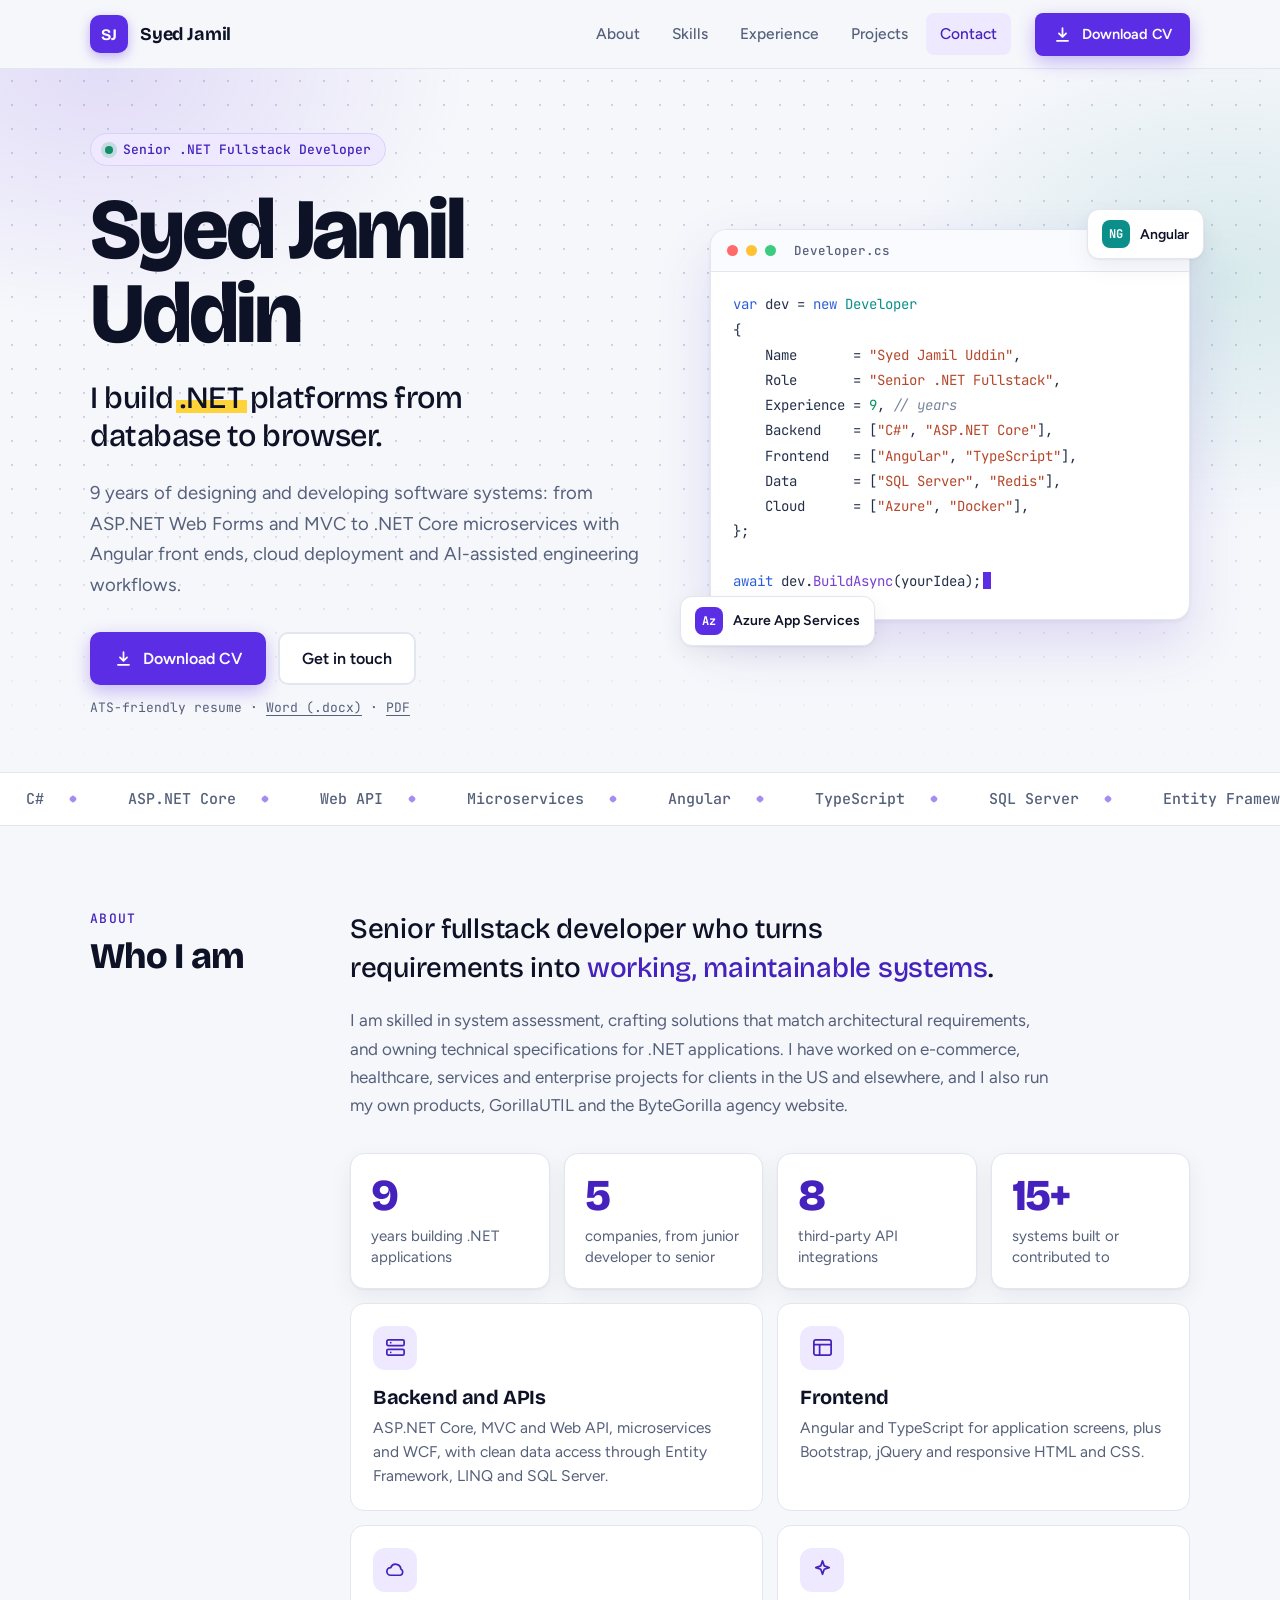
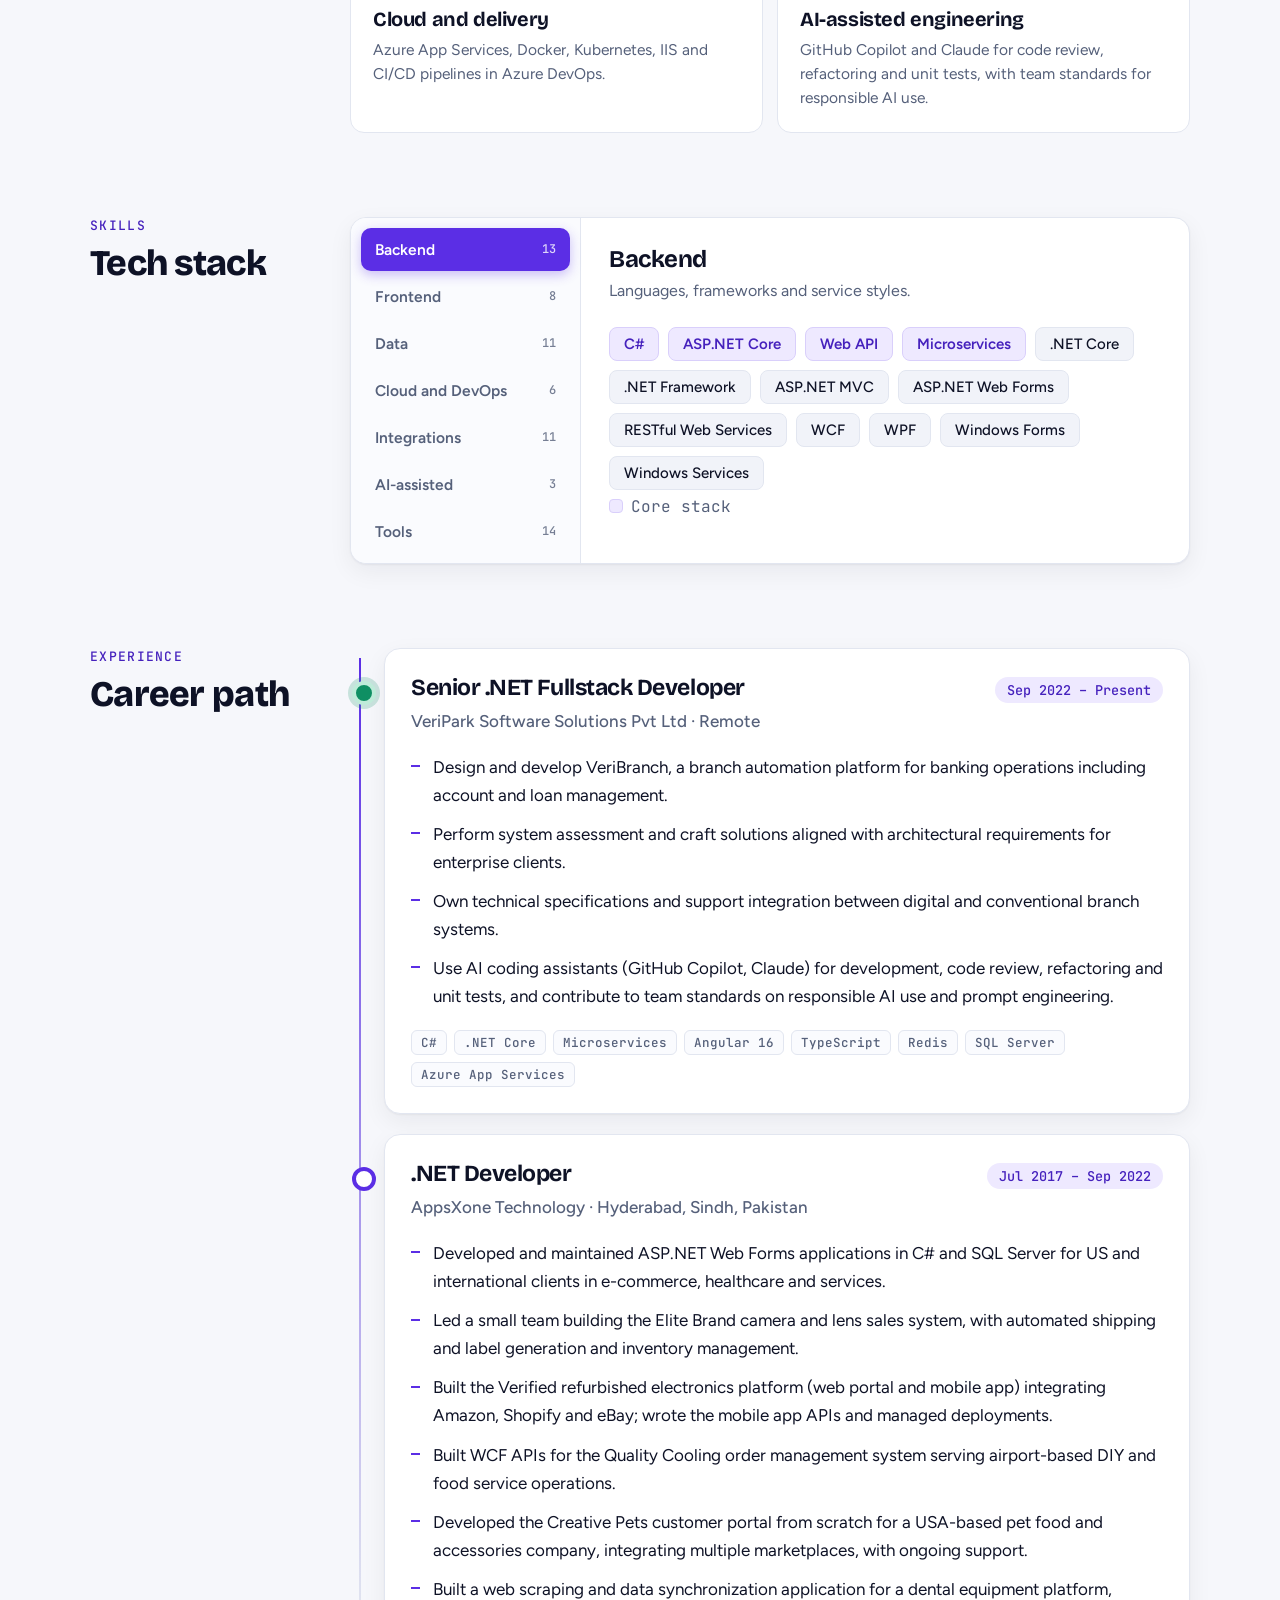
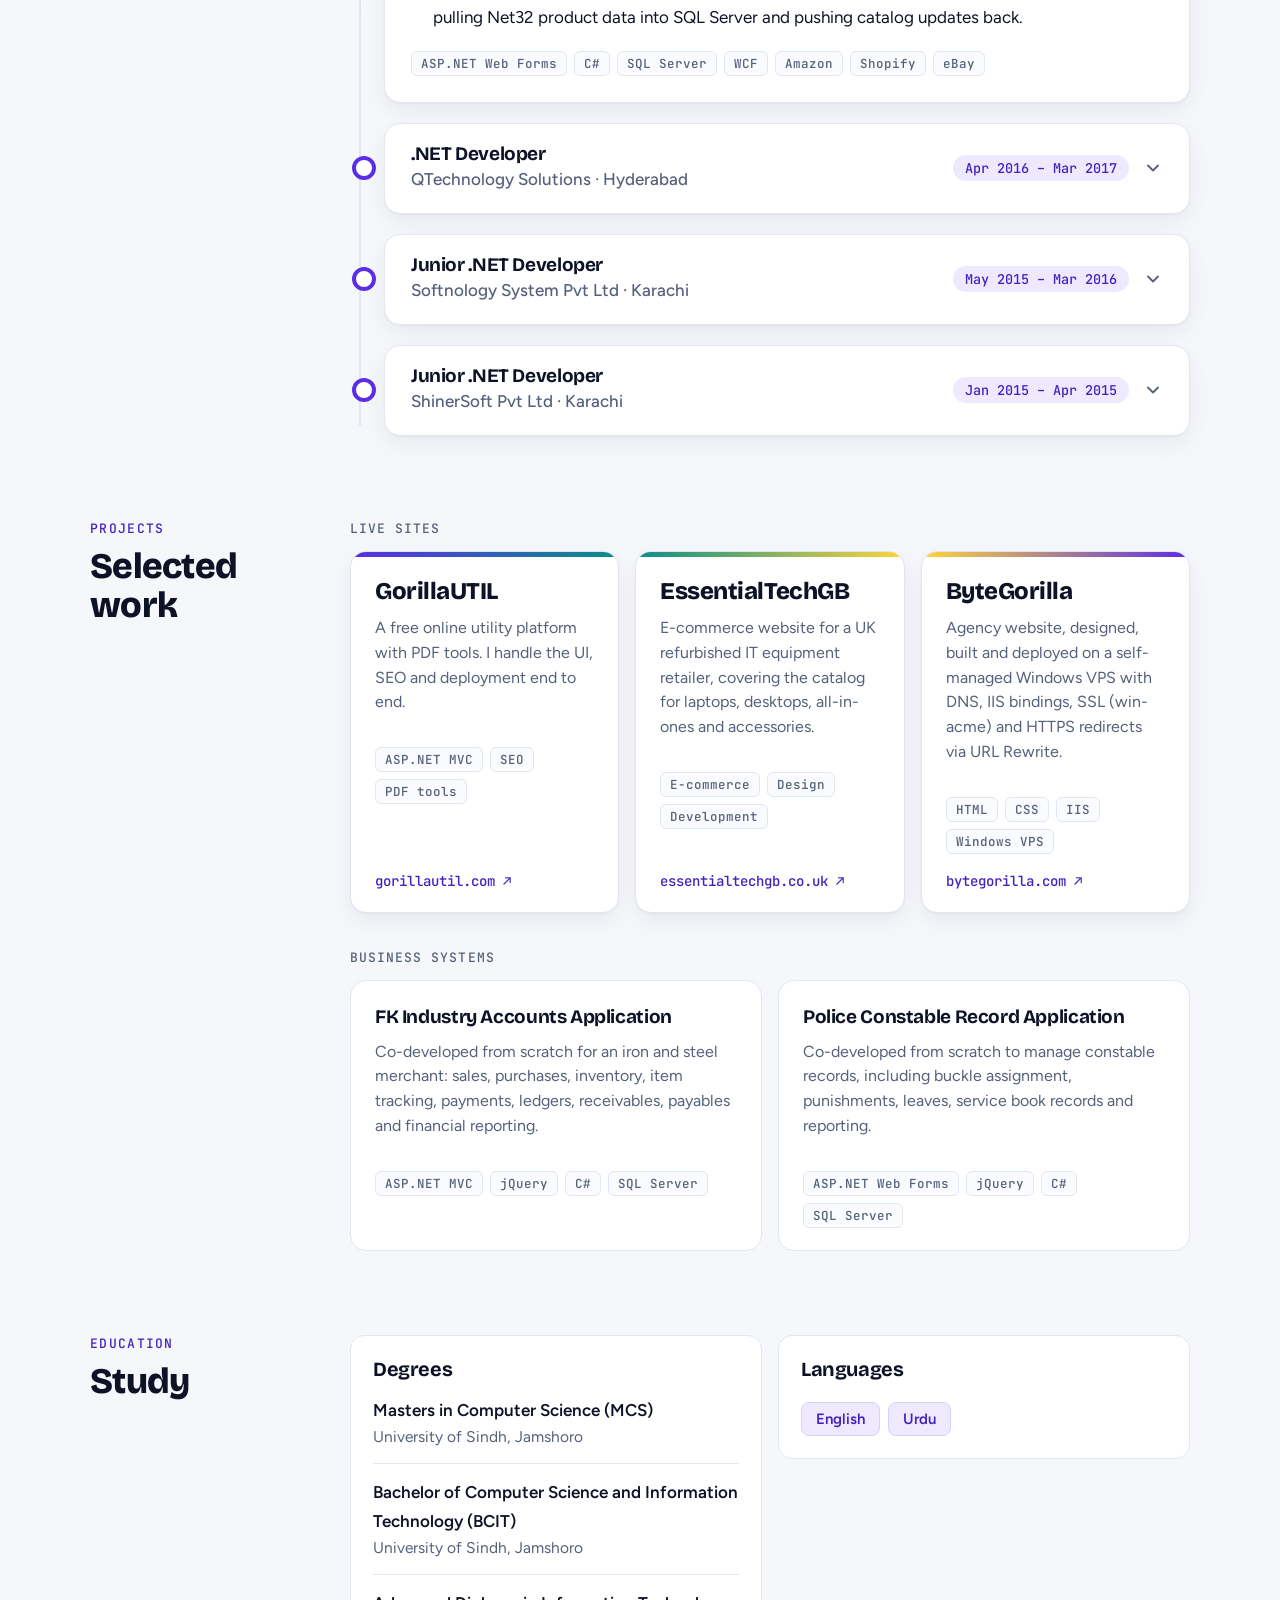
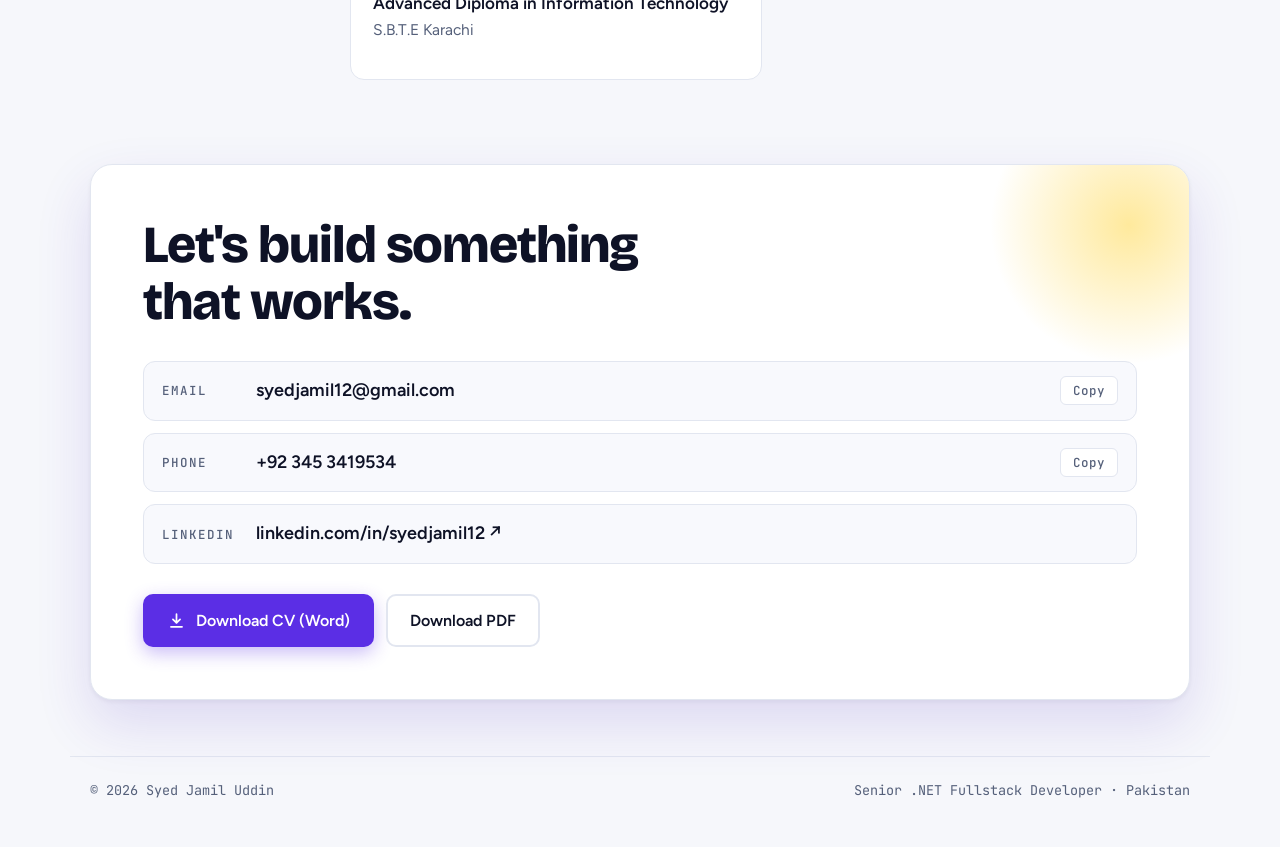
<file: index.html>
<!doctype html>
<html lang="en">
<head>
<meta charset="utf-8">
<meta name="viewport" content="width=device-width, initial-scale=1">
<title>Syed Jamil Uddin | Senior .NET Fullstack Developer</title>
<meta name="description" content="Syed Jamil Uddin, Senior .NET Fullstack Developer with 9 years of experience in ASP.NET Core, Angular, SQL Server, Azure and Docker. View projects and download my CV.">
<meta name="author" content="Syed Jamil Uddin">
<meta name="theme-color" content="#F6F7FB">
<meta name="color-scheme" content="light">
<link rel="canonical" href="https://syedjamil12.github.io/">
<meta property="og:type" content="profile">
<meta property="og:title" content="Syed Jamil Uddin | Senior .NET Fullstack Developer">
<meta property="og:description" content="9 years building web platforms with ASP.NET Core, Angular, SQL Server and Azure.">
<meta property="og:url" content="https://syedjamil12.github.io/">
<meta name="twitter:card" content="summary">
<link rel="icon" href="data:image/svg+xml,%3Csvg xmlns='http://www.w3.org/2000/svg' viewBox='0 0 64 64'%3E%3Crect width='64' height='64' rx='14' fill='%235B2EE5'/%3E%3Ctext x='32' y='43' font-family='Arial' font-weight='700' font-size='30' text-anchor='middle' fill='white'%3ESJ%3C/text%3E%3C/svg%3E">
<link rel="preconnect" href="https://fonts.googleapis.com">
<link rel="preconnect" href="https://fonts.gstatic.com" crossorigin>
<link rel="stylesheet" href="https://fonts.googleapis.com/css2?family=Bricolage+Grotesque:opsz,wght@12..96,500;12..96,700;12..96,800&family=Figtree:wght@400;500;600&family=JetBrains+Mono:wght@400;500&display=swap">
<script type="application/ld+json">
{"@context":"https://schema.org","@type":"Person","name":"Syed Jamil Uddin","jobTitle":"Senior .NET Fullstack Developer","url":"https://syedjamil12.github.io/","email":"syedjamil12@gmail.com","sameAs":["https://www.linkedin.com/in/syedjamil12"],"knowsAbout":["C#","ASP.NET Core","Angular","SQL Server","Azure","Docker","Microservices"]}
</script>
<style>
/* Layout: top bar, split hero (headline + code card), tech ticker, then single-column sections with a left label rail. */
:root {
  color-scheme: light;
  --bg: #F6F7FB;
  --surface: #FFFFFF;
  --ink: #0E1226;
  --muted: #55607A;
  --line: #E2E6F0;
  --brand: #5B2EE5;
  --brand-deep: #4521BD;
  --brand-soft: #EEE9FF;
  --sun: #FFD43B;
  --teal: #0A8F8A;
  --ok: #0F8F63;
  --f-display: "Bricolage Grotesque", "Segoe UI", system-ui, sans-serif;
  --f-body: "Figtree", "Segoe UI", system-ui, sans-serif;
  --f-mono: "JetBrains Mono", ui-monospace, "Cascadia Code", Consolas, monospace;
  --shadow: 0 1px 2px rgba(14,18,38,.05), 0 8px 24px rgba(14,18,38,.06);
  --shadow-lg: 0 2px 4px rgba(14,18,38,.05), 0 24px 56px rgba(69,33,189,.14);
}
* { box-sizing: border-box; }
html { scroll-behavior: smooth; scroll-padding-top: 84px; }
body {
  margin: 0; background: var(--bg); color: var(--ink);
  font-family: var(--f-body); font-size: 17px; line-height: 1.65;
  -webkit-font-smoothing: antialiased;
}
h1, h2, h3, h4 { font-family: var(--f-display); margin: 0; line-height: 1.1; text-wrap: balance; letter-spacing: -.02em; }
p { margin: 0; }
ul { margin: 0; padding: 0; list-style: none; }
a { color: var(--brand-deep); text-underline-offset: 3px; }
a:focus-visible, button:focus-visible, summary:focus-visible { outline: 3px solid var(--brand); outline-offset: 3px; border-radius: 6px; }
.wrap { width: 100%; max-width: 1140px; margin: 0 auto; padding-inline: max(20px, env(safe-area-inset-left, 0px)) max(20px, env(safe-area-inset-right, 0px)); }
.skip { position: absolute; left: -999px; top: 8px; background: var(--ink); color: #fff; padding: 8px 14px; border-radius: 6px; z-index: 100; }
.skip:focus { left: 8px; }

/* ---------- buttons ---------- */
.btn { display: inline-flex; align-items: center; justify-content: center; gap: 10px; font: 600 16px/1 var(--f-body); text-decoration: none; padding: 15px 22px; border-radius: 10px; border: 2px solid transparent; cursor: pointer; transition: transform .15s, box-shadow .15s, background .15s; }
.btn svg { width: 19px; height: 19px; flex: none; }
.btn-primary { background: var(--brand); color: #fff; box-shadow: 0 6px 18px rgba(91,46,229,.32); }
.btn-primary:hover { background: var(--brand-deep); transform: translateY(-2px); }
.btn-ghost { background: var(--surface); color: var(--ink); border-color: var(--line); }
.btn-ghost:hover { border-color: var(--brand); color: var(--brand-deep); transform: translateY(-2px); }
.btn-sm { padding: 10px 16px; font-size: 14.5px; border-radius: 8px; }

/* ---------- nav ---------- */
.topbar { position: sticky; top: 0; z-index: 50; background: rgba(246,247,251,.86); backdrop-filter: blur(12px); -webkit-backdrop-filter: blur(12px); border-bottom: 1px solid var(--line); }
.progress { position: absolute; left: 0; bottom: -1px; height: 3px; width: 100%; background: linear-gradient(90deg, var(--brand), var(--teal)); transform: scaleX(0); transform-origin: left; }
.bar { display: flex; align-items: center; gap: 24px; height: 68px; }
.logo { display: inline-flex; align-items: center; gap: 12px; text-decoration: none; color: var(--ink); font: 700 18px var(--f-display); letter-spacing: -.01em; }
.logo i { font-style: normal; display: grid; place-items: center; width: 38px; height: 38px; border-radius: 10px; background: var(--brand); color: #fff; font-size: 16px; box-shadow: 0 4px 12px rgba(91,46,229,.35); }
.nav-links { display: flex; gap: 4px; margin-left: auto; }
.nav-links a { text-decoration: none; color: var(--muted); font-weight: 500; font-size: 15.5px; padding: 8px 14px; border-radius: 8px; }
.nav-links a:hover { color: var(--ink); background: var(--surface); }
.nav-links a.active { color: var(--brand-deep); background: var(--brand-soft); }
.menu-btn { display: none; margin-left: auto; background: var(--surface); border: 1px solid var(--line); border-radius: 8px; width: 44px; height: 44px; cursor: pointer; color: var(--ink); }
.menu-btn svg { width: 22px; height: 22px; }

/* ---------- hero ---------- */
.hero { position: relative; overflow: hidden; padding-block: 64px 56px; isolation: isolate; }
.hero::before { content: ""; position: absolute; inset: 0; z-index: -1;
  background:
    radial-gradient(520px 360px at 8% 0%, rgba(91,46,229,.13), transparent 70%),
    radial-gradient(480px 360px at 96% 30%, rgba(10,143,138,.13), transparent 70%),
    radial-gradient(circle, #CBD2E3 1.2px, transparent 1.4px) 0 0 / 24px 24px;
  -webkit-mask-image: linear-gradient(#000 55%, transparent); mask-image: linear-gradient(#000 55%, transparent); }
.hero-grid { display: grid; grid-template-columns: minmax(0, 1.08fr) minmax(0, .92fr); gap: 56px; align-items: center; }
.pill { display: inline-flex; align-items: center; gap: 10px; font: 500 13px var(--f-mono); color: var(--brand-deep); background: var(--brand-soft); border: 1px solid #D9CFFB; padding: 7px 14px; border-radius: 999px; }
.pill::before { content: ""; width: 8px; height: 8px; border-radius: 50%; background: var(--ok); box-shadow: 0 0 0 4px rgba(15,143,99,.18); }
.hero h1 { font-size: clamp(46px, 7.4vw, 86px); font-weight: 800; letter-spacing: -.035em; margin-top: 22px; line-height: .98; }
.hero .tag { font: 500 clamp(22px, 2.7vw, 31px)/1.25 var(--f-display); margin-top: 22px; max-width: 24ch; letter-spacing: -.015em; }
.mark { background: linear-gradient(transparent 58%, var(--sun) 58% 92%, transparent 92%); padding-inline: 4px; margin-inline: -4px; border-radius: 3px; }
.hero .sum { color: var(--muted); font-size: 18.5px; margin-top: 22px; max-width: 54ch; }
.cta { display: flex; flex-wrap: wrap; gap: 12px; margin-top: 32px; }
.dl-note { font: 400 13px var(--f-mono); color: var(--muted); margin-top: 14px; }
.dl-note a { color: var(--muted); }
.dl-note a:hover { color: var(--brand-deep); }

/* code card */
.stage { position: relative; min-width: 0; }
.code { background: var(--surface); border: 1px solid var(--line); border-radius: 16px; box-shadow: var(--shadow-lg); overflow: hidden; }
.code-top { display: flex; align-items: center; gap: 8px; padding: 12px 16px; border-bottom: 1px solid var(--line); background: #FAFBFE; }
.code-top i { width: 11px; height: 11px; border-radius: 50%; background: #FF6B6B; }
.code-top i:nth-child(2) { background: #FFC233; } .code-top i:nth-child(3) { background: #3DCB82; }
.code-top span { margin-left: 10px; font: 500 12.5px var(--f-mono); color: var(--muted); }
.code pre { margin: 0; padding: 20px 22px 24px; font: 400 14px/1.8 var(--f-mono); overflow-x: auto; color: #24304A; }
.code .ln { white-space: pre; }
.k { color: #2B5FD9; } .t { color: #0A8F8A; } .s { color: #B5472B; } .n { color: #0F8F63; } .c { color: #7A869E; font-style: italic; } .m { color: #7A3FD1; }
.caret { display: inline-block; width: 8px; height: 17px; background: var(--brand); vertical-align: -3px; margin-left: 2px; animation: blink 1.1s steps(1) infinite; }
@keyframes blink { 50% { opacity: 0; } }
.float { position: absolute; display: flex; align-items: center; gap: 10px; background: var(--surface); border: 1px solid var(--line); border-radius: 12px; padding: 10px 14px; box-shadow: var(--shadow); font: 600 14px var(--f-body); animation: bob 6s ease-in-out infinite; }
.float b { display: grid; place-items: center; width: 28px; height: 28px; border-radius: 8px; color: #fff; font: 700 12px var(--f-mono); }
.float.a { left: -30px; bottom: -26px; } .float.a b { background: var(--brand); }
.float.b { right: -14px; top: -20px; animation-delay: -3s; } .float.b b { background: var(--teal); }
@keyframes bob { 50% { transform: translateY(-8px); } }

/* ---------- ticker ---------- */
.ticker { border-block: 1px solid var(--line); background: var(--surface); overflow: hidden; }
.ticker-track { display: flex; width: max-content; animation: slide 46s linear infinite; }
.ticker:hover .ticker-track { animation-play-state: paused; }
.ticker ul { display: flex; flex: none; }
.ticker li { font: 500 15px var(--f-mono); color: var(--muted); padding: 16px 26px; white-space: nowrap; display: flex; align-items: center; gap: 26px; }
.ticker li::after { content: ""; width: 6px; height: 6px; border-radius: 2px; background: var(--brand); opacity: .55; transform: rotate(45deg); }
@keyframes slide { to { transform: translateX(-50%); } }

/* ---------- sections ---------- */
section { padding-block: 84px 0; }
.sec { display: grid; grid-template-columns: 220px minmax(0, 1fr); gap: 40px; }
.label { position: sticky; top: 96px; align-self: start; }
.label .eyebrow { font: 500 13px var(--f-mono); letter-spacing: .1em; text-transform: uppercase; color: var(--brand-deep); }
.label h2 { font-size: 36px; font-weight: 800; margin-top: 10px; }
.body { min-width: 0; }
.reveal { transition: transform .6s cubic-bezier(.2,.7,.2,1); }
html.js .reveal:not(.in) { transform: translateY(18px); }

.lede { font: 500 clamp(22px, 2.5vw, 28px)/1.4 var(--f-display); letter-spacing: -.01em; max-width: 36ch; }
.lede em { font-style: normal; color: var(--brand-deep); }
.about-p { color: var(--muted); margin-top: 18px; max-width: 64ch; }
.stats { display: grid; grid-template-columns: repeat(auto-fit, minmax(160px, 1fr)); gap: 14px; margin-top: 34px; }
.stat { background: var(--surface); border: 1px solid var(--line); border-radius: 14px; padding: 20px; box-shadow: var(--shadow); }
.stat b { display: block; font: 800 44px/1 var(--f-display); letter-spacing: -.03em; color: var(--brand-deep); }
.stat span { display: block; color: var(--muted); font-size: 15px; margin-top: 8px; line-height: 1.4; }
.cards { display: grid; grid-template-columns: repeat(2, minmax(0, 1fr)); gap: 14px; margin-top: 14px; }
@media (max-width: 640px) { .cards { grid-template-columns: minmax(0, 1fr); } }
.card { background: var(--surface); border: 1px solid var(--line); border-radius: 14px; padding: 22px; min-width: 0; }
.card .ic { width: 44px; height: 44px; border-radius: 12px; display: grid; place-items: center; background: var(--brand-soft); color: var(--brand-deep); margin-bottom: 16px; }
.card .ic svg { width: 23px; height: 23px; fill: none; stroke: currentColor; stroke-width: 1.8; stroke-linecap: round; stroke-linejoin: round; }
.card h3 { font-size: 20px; font-weight: 700; }
.card p { color: var(--muted); font-size: 15.5px; margin-top: 8px; line-height: 1.55; }

/* skills */
.skills { display: grid; grid-template-columns: 230px minmax(0, 1fr); background: var(--surface); border: 1px solid var(--line); border-radius: 16px; box-shadow: var(--shadow); overflow: hidden; }
.tabs { display: flex; flex-direction: column; padding: 10px; gap: 4px; border-right: 1px solid var(--line); background: #FAFBFE; }
.tab { text-align: left; font: 600 15.5px var(--f-body); color: var(--muted); background: transparent; border: 0; border-radius: 10px; padding: 12px 14px; cursor: pointer; display: flex; justify-content: space-between; align-items: center; gap: 8px; }
.tab small { font: 500 12px var(--f-mono); color: var(--muted); opacity: .8; }
.tab:hover { background: var(--brand-soft); color: var(--ink); }
.tab[aria-selected="true"] { background: var(--brand); color: #fff; box-shadow: 0 4px 12px rgba(91,46,229,.3); }
.tab[aria-selected="true"] small { color: #fff; }
.panel { padding: 28px; min-width: 0; }
.panel h3 { font-size: 24px; font-weight: 700; }
.panel > p { color: var(--muted); margin-top: 6px; font-size: 16px; }
.chips { display: flex; flex-wrap: wrap; gap: 9px; margin-top: 22px; }
.chips li { font: 500 15px var(--f-body); padding: 7px 14px; border-radius: 8px; background: #F1F3F9; border: 1px solid var(--line); color: var(--ink); }
.chips li.core { background: var(--brand-soft); border-color: #D9CFFB; color: var(--brand-deep); font-weight: 600; }
.legend { margin-top: 22px; font: 400 12.5px var(--f-mono); color: var(--muted); display: flex; gap: 8px; align-items: center; }
.legend i { width: 14px; height: 14px; border-radius: 4px; background: var(--brand-soft); border: 1px solid #D9CFFB; }

/* timeline */
.timeline { position: relative; display: flex; flex-direction: column; gap: 20px; padding-left: 34px; }
.timeline::before { content: ""; position: absolute; left: 9px; top: 10px; bottom: 10px; width: 2px; background: linear-gradient(var(--brand), var(--line) 70%); }
.role { position: relative; background: var(--surface); border: 1px solid var(--line); border-radius: 16px; padding: 26px; box-shadow: var(--shadow); min-width: 0; }
.role::before { content: ""; position: absolute; left: -33px; top: 32px; width: 16px; height: 16px; border-radius: 50%; background: var(--surface); border: 4px solid var(--brand); }
.role.now::before { background: var(--ok); border-color: #BFEBD9; box-shadow: 0 0 0 4px rgba(15,143,99,.2); }
.role-head { display: flex; flex-wrap: wrap; justify-content: space-between; gap: 6px 20px; align-items: baseline; }
.role h3 { font-size: 23px; font-weight: 700; }
.when { font: 500 13.5px var(--f-mono); color: var(--brand-deep); background: var(--brand-soft); padding: 4px 12px; border-radius: 999px; white-space: nowrap; }
.org { color: var(--muted); margin-top: 4px; font-weight: 500; }
.role ul { margin-top: 18px; display: flex; flex-direction: column; gap: 11px; }
.role li { position: relative; padding-left: 22px; max-width: 70ch; }
.role li::before { content: ""; position: absolute; left: 0; top: .72em; width: 9px; height: 2px; background: var(--brand); }
.tags { display: flex; flex-wrap: wrap; gap: 7px; margin-top: 20px; }
.tags span { font: 500 12.5px var(--f-mono); color: var(--muted); border: 1px solid var(--line); border-radius: 6px; padding: 3px 9px; background: #FAFBFE; }
details.role { padding: 0; }
details.role summary { list-style: none; cursor: pointer; padding: 20px 26px; display: flex; flex-wrap: wrap; align-items: center; justify-content: space-between; gap: 6px 20px; }
details.role summary::-webkit-details-marker { display: none; }
details.role summary h3 { font-size: 19px; }
details.role summary .org { margin: 0; }
.sum-left { display: flex; flex-direction: column; min-width: 0; }
.chev { width: 20px; height: 20px; flex: none; transition: transform .2s; color: var(--muted); }
details[open] .chev { transform: rotate(180deg); }
.sum-right { display: flex; align-items: center; gap: 14px; }
details.role .more { padding: 0 26px 24px; }
details.role .more ul { margin-top: 0; }

/* projects */
.sub { font: 500 13px var(--f-mono); letter-spacing: .08em; text-transform: uppercase; color: var(--muted); margin: 0 0 14px; }
.projects { display: grid; grid-template-columns: repeat(auto-fit, minmax(260px, 1fr)); gap: 16px; }
.project { position: relative; background: var(--surface); border: 1px solid var(--line); border-radius: 16px; padding: 26px 24px 22px; display: flex; flex-direction: column; gap: 12px; box-shadow: var(--shadow); overflow: hidden; min-width: 0; transition: transform .2s, box-shadow .2s; }
.project::before { content: ""; position: absolute; inset: 0 0 auto 0; height: 5px; background: linear-gradient(90deg, var(--brand), var(--teal)); }
.project:nth-child(2)::before { background: linear-gradient(90deg, var(--teal), var(--sun)); }
.project:nth-child(3)::before { background: linear-gradient(90deg, var(--sun), var(--brand)); }
a.project { text-decoration: none; color: inherit; }
a.project:hover { transform: translateY(-5px); box-shadow: var(--shadow-lg); }
.project h3 { font-size: 24px; font-weight: 800; }
.project p { color: var(--muted); font-size: 16px; line-height: 1.55; }
.project .go { margin-top: auto; padding-top: 6px; font: 500 14px var(--f-mono); color: var(--brand-deep); }
.project.plain { box-shadow: none; }
.project.plain::before { display: none; }
.project.plain h3 { font-size: 19px; font-weight: 700; }
.biz { margin-top: 36px; }

/* education / contact */
.two { display: grid; grid-template-columns: repeat(auto-fit, minmax(260px, 1fr)); gap: 16px; align-items: start; }
.edu li { padding-block: 14px; border-top: 1px solid var(--line); display: flex; flex-direction: column; }
.edu li:first-child { border-top: 0; padding-top: 0; }
.edu b { font-weight: 600; }
.edu span { color: var(--muted); font-size: 15.5px; }
.lang { display: flex; flex-wrap: wrap; gap: 8px; }
.contact { background: var(--surface); border: 1px solid var(--line); border-radius: 22px; box-shadow: var(--shadow-lg); padding: clamp(24px, 5vw, 52px); position: relative; overflow: hidden; display: grid; gap: 30px; }
.contact::after { content: ""; position: absolute; right: -80px; top: -80px; width: 280px; height: 280px; border-radius: 50%; background: radial-gradient(circle, rgba(255,212,59,.5), transparent 70%); pointer-events: none; }
.contact h2 { font-size: clamp(32px, 5vw, 52px); font-weight: 800; max-width: 16ch; position: relative; }
.contact .rows { display: grid; gap: 12px; position: relative; }
.crow { display: flex; flex-wrap: wrap; align-items: center; gap: 8px 16px; background: #F8F9FD; border: 1px solid var(--line); border-radius: 12px; padding: 14px 18px; }
.crow .k { font: 500 12.5px var(--f-mono); color: var(--muted); text-transform: uppercase; letter-spacing: .08em; width: 78px; flex: none; }
.crow .v { font-weight: 600; font-size: 18px; overflow-wrap: anywhere; min-width: 0; color: var(--ink); text-decoration: none; }
a.v:hover { color: var(--brand-deep); }
.copy { margin-left: auto; font: 500 12.5px var(--f-mono); background: var(--surface); color: var(--muted); border: 1px solid var(--line); border-radius: 6px; padding: 5px 12px; cursor: pointer; }
.copy:hover { color: var(--brand-deep); border-color: var(--brand); }
footer { padding-block: 56px 48px; color: var(--muted); font: 400 13.5px var(--f-mono); }
footer .wrap { display: flex; flex-wrap: wrap; justify-content: space-between; gap: 10px 24px; border-top: 1px solid var(--line); padding-top: 24px; }

/* ---------- responsive ---------- */
@media (max-width: 980px) {
  .hero-grid { grid-template-columns: minmax(0, 1fr); gap: 44px; }
  .float { display: none; }
  .sec { grid-template-columns: minmax(0, 1fr); gap: 22px; }
  .label { position: static; }
  .label h2 { font-size: 32px; }
}
@media (max-width: 760px) {
  body { font-size: 16.5px; }
  .bar { gap: 12px; }
  .menu-btn { display: grid; place-items: center; }
  .bar > .btn-sm { display: none; }
  .nav-links { display: none; position: absolute; left: 0; right: 0; top: 68px; flex-direction: column; background: var(--surface); border-bottom: 1px solid var(--line); padding: 10px max(20px, env(safe-area-inset-left, 0px)) 16px; box-shadow: var(--shadow); margin: 0; }
  .nav-links.open { display: flex; }
  .nav-links a { padding: 13px 14px; font-size: 17px; }
  .nav-links .dl-m { display: block; margin-top: 8px; text-align: center; background: var(--brand); color: #fff; font-weight: 600; }
  .hero { padding-block: 40px 40px; }
  .code pre { font-size: 12.5px; padding: 16px 16px 20px; }
  section { padding-top: 64px; }
  .skills { grid-template-columns: minmax(0, 1fr); }
  .tabs { flex-direction: row; overflow-x: auto; border-right: 0; border-bottom: 1px solid var(--line); }
  .tab { white-space: nowrap; flex: none; }
  .tab small { display: none; }
  .panel { padding: 22px 18px; }
  .timeline { padding-left: 26px; }
  .role::before { left: -25px; }
  .role { padding: 20px; }
  details.role summary { padding: 18px 20px; }
  details.role .more { padding: 0 20px 20px; }
  .cta .btn { flex: 1 1 100%; }
  .crow .k { width: 100%; }
  .copy { margin-left: 0; }
}
@media (min-width: 761px) { .nav-links .dl-m { display: none; } }
@media (prefers-reduced-motion: reduce) {
  html { scroll-behavior: auto; }
  .ticker-track, .float, .caret { animation: none; }
  .reveal { transition: none; }
  html.js .reveal:not(.in) { transform: none; }
}
</style>
</head>
<body>
<a class="skip" href="#main">Skip to content</a>

<header class="topbar">
  <div class="wrap bar">
    <a class="logo" href="#top" aria-label="Syed Jamil Uddin, home"><i>SJ</i>Syed Jamil</a>
    <nav class="nav-links" id="nav" aria-label="Main">
      <a href="#about">About</a>
      <a href="#skills">Skills</a>
      <a href="#experience">Experience</a>
      <a href="#projects">Projects</a>
      <a href="#contact">Contact</a>
      <a class="dl-m" href="Syed_Jamil_Uddin_Resume.docx" download>Download CV</a>
    </nav>
    <a class="btn btn-primary btn-sm" href="Syed_Jamil_Uddin_Resume.docx" download>
      <svg viewBox="0 0 24 24" fill="none" stroke="currentColor" stroke-width="2.2" stroke-linecap="round" stroke-linejoin="round" aria-hidden="true"><path d="M12 4v11m0 0l-4.5-4.5M12 15l4.5-4.5M5 20h14"/></svg>
      Download CV
    </a>
    <button class="menu-btn" id="menu" type="button" aria-label="Open menu" aria-expanded="false" aria-controls="nav">
      <svg viewBox="0 0 24 24" fill="none" stroke="currentColor" stroke-width="2" stroke-linecap="round" aria-hidden="true"><path d="M4 7h16M4 12h16M4 17h16"/></svg>
    </button>
  </div>
  <div class="progress" aria-hidden="true"></div>
</header>

<main id="main">
  <div class="hero" id="top">
    <div class="wrap hero-grid">
      <div>
        <span class="pill">Senior .NET Fullstack Developer</span>
        <h1>Syed Jamil Uddin</h1>
        <p class="tag">I build <span class="mark">.NET</span> platforms from database to browser.</p>
        <p class="sum">9 years of designing and developing software systems: from ASP.NET Web Forms and MVC to .NET Core microservices with Angular front ends, cloud deployment and AI-assisted engineering workflows.</p>
        <div class="cta">
          <a class="btn btn-primary" href="Syed_Jamil_Uddin_Resume.docx" download>
            <svg viewBox="0 0 24 24" fill="none" stroke="currentColor" stroke-width="2.2" stroke-linecap="round" stroke-linejoin="round" aria-hidden="true"><path d="M12 4v11m0 0l-4.5-4.5M12 15l4.5-4.5M5 20h14"/></svg>
            Download CV
          </a>
          <a class="btn btn-ghost" href="#contact">Get in touch</a>
        </div>
        <p class="dl-note">ATS-friendly resume · <a href="Syed_Jamil_Uddin_Resume.docx" download>Word (.docx)</a> · <a href="Syed_Jamil_Uddin_Resume.pdf" download>PDF</a></p>
      </div>

      <div class="stage" aria-hidden="true">
        <div class="float b"><b>NG</b>Angular</div>
        <div class="code">
          <div class="code-top"><i></i><i></i><i></i><span>Developer.cs</span></div>
<pre><span class="ln"><span class="k">var</span> dev = <span class="k">new</span> <span class="t">Developer</span></span>
<span class="ln">{</span>
<span class="ln">    Name       = <span class="s">"Syed Jamil Uddin"</span>,</span>
<span class="ln">    Role       = <span class="s">"Senior .NET Fullstack"</span>,</span>
<span class="ln">    Experience = <span class="n">9</span>, <span class="c">// years</span></span>
<span class="ln">    Backend    = [<span class="s">"C#"</span>, <span class="s">"ASP.NET Core"</span>],</span>
<span class="ln">    Frontend   = [<span class="s">"Angular"</span>, <span class="s">"TypeScript"</span>],</span>
<span class="ln">    Data       = [<span class="s">"SQL Server"</span>, <span class="s">"Redis"</span>],</span>
<span class="ln">    Cloud      = [<span class="s">"Azure"</span>, <span class="s">"Docker"</span>],</span>
<span class="ln">};</span>
<span class="ln"> </span>
<span class="ln"><span class="k">await</span> dev.<span class="m">BuildAsync</span>(yourIdea);<span class="caret"></span></span></pre>
        </div>
        <div class="float a"><b>Az</b>Azure App Services</div>
      </div>
    </div>
  </div>

  <div class="ticker" aria-hidden="true">
    <div class="ticker-track">
      <ul><li>C#</li><li>ASP.NET Core</li><li>Web API</li><li>Microservices</li><li>Angular</li><li>TypeScript</li><li>SQL Server</li><li>Entity Framework</li><li>Redis</li><li>Azure</li><li>Docker</li><li>Kubernetes</li><li>RabbitMQ</li><li>Azure DevOps</li><li>GitHub Copilot</li></ul>
      <ul><li>C#</li><li>ASP.NET Core</li><li>Web API</li><li>Microservices</li><li>Angular</li><li>TypeScript</li><li>SQL Server</li><li>Entity Framework</li><li>Redis</li><li>Azure</li><li>Docker</li><li>Kubernetes</li><li>RabbitMQ</li><li>Azure DevOps</li><li>GitHub Copilot</li></ul>
    </div>
  </div>

  <section id="about">
    <div class="wrap sec">
      <div class="label"><p class="eyebrow">About</p><h2>Who I am</h2></div>
      <div class="body reveal">
        <p class="lede">Senior fullstack developer who turns requirements into <em>working, maintainable systems</em>.</p>
        <p class="about-p">I am skilled in system assessment, crafting solutions that match architectural requirements, and owning technical specifications for .NET applications. I have worked on e-commerce, healthcare, services and enterprise projects for clients in the US and elsewhere, and I also run my own products, GorillaUTIL and the ByteGorilla agency website.</p>
        <div class="stats">
          <div class="stat"><b>9</b><span>years building .NET applications</span></div>
          <div class="stat"><b>5</b><span>companies, from junior developer to senior</span></div>
          <div class="stat"><b>8</b><span>third-party API integrations</span></div>
          <div class="stat"><b>15+</b><span>systems built or contributed to</span></div>
        </div>
        <div class="cards">
          <div class="card"><div class="ic"><svg viewBox="0 0 24 24"><rect x="3" y="4" width="18" height="6" rx="1.5"/><rect x="3" y="14" width="18" height="6" rx="1.5"/><path d="M7 7h.01M7 17h.01"/></svg></div><h3>Backend and APIs</h3><p>ASP.NET Core, MVC and Web API, microservices and WCF, with clean data access through Entity Framework, LINQ and SQL Server.</p></div>
          <div class="card"><div class="ic"><svg viewBox="0 0 24 24"><rect x="3" y="4" width="18" height="16" rx="2"/><path d="M3 9h18M9 9v11"/></svg></div><h3>Frontend</h3><p>Angular and TypeScript for application screens, plus Bootstrap, jQuery and responsive HTML and CSS.</p></div>
          <div class="card"><div class="ic"><svg viewBox="0 0 24 24"><path d="M7 18a4 4 0 010-8 5.5 5.5 0 0110.6 1.5A3.5 3.5 0 0117 18H7z"/></svg></div><h3>Cloud and delivery</h3><p>Azure App Services, Docker, Kubernetes, IIS and CI/CD pipelines in Azure DevOps.</p></div>
          <div class="card"><div class="ic"><svg viewBox="0 0 24 24"><path d="M12 3l1.8 5.2L19 10l-5.2 1.8L12 17l-1.8-5.2L5 10l5.2-1.8L12 3z"/></svg></div><h3>AI-assisted engineering</h3><p>GitHub Copilot and Claude for code review, refactoring and unit tests, with team standards for responsible AI use.</p></div>
        </div>
      </div>
    </div>
  </section>

  <section id="skills">
    <div class="wrap sec">
      <div class="label"><p class="eyebrow">Skills</p><h2>Tech stack</h2></div>
      <div class="body reveal">
        <div class="skills">
          <div class="tabs" role="tablist" aria-label="Skill categories">
            <button class="tab" role="tab" id="t-backend" aria-controls="p-backend" aria-selected="true" type="button">Backend <small>13</small></button>
            <button class="tab" role="tab" id="t-frontend" aria-controls="p-frontend" aria-selected="false" type="button">Frontend <small>8</small></button>
            <button class="tab" role="tab" id="t-data" aria-controls="p-data" aria-selected="false" type="button">Data <small>11</small></button>
            <button class="tab" role="tab" id="t-cloud" aria-controls="p-cloud" aria-selected="false" type="button">Cloud and DevOps <small>6</small></button>
            <button class="tab" role="tab" id="t-integr" aria-controls="p-integr" aria-selected="false" type="button">Integrations <small>11</small></button>
            <button class="tab" role="tab" id="t-ai" aria-controls="p-ai" aria-selected="false" type="button">AI-assisted <small>3</small></button>
            <button class="tab" role="tab" id="t-tools" aria-controls="p-tools" aria-selected="false" type="button">Tools <small>14</small></button>
          </div>
          <div>
            <div class="panel" role="tabpanel" id="p-backend" aria-labelledby="t-backend">
              <h3>Backend</h3><p>Languages, frameworks and service styles.</p>
              <ul class="chips"><li class="core">C#</li><li class="core">ASP.NET Core</li><li class="core">Web API</li><li class="core">Microservices</li><li>.NET Core</li><li>.NET Framework</li><li>ASP.NET MVC</li><li>ASP.NET Web Forms</li><li>RESTful Web Services</li><li>WCF</li><li>WPF</li><li>Windows Forms</li><li>Windows Services</li></ul>
              <p class="legend"><i></i> Core stack</p>
            </div>
            <div class="panel" role="tabpanel" id="p-frontend" aria-labelledby="t-frontend">
              <h3>Frontend</h3><p>Application UIs and responsive pages.</p>
              <ul class="chips"><li class="core">Angular</li><li class="core">TypeScript</li><li class="core">JavaScript (ES6+)</li><li>RxJS</li><li>HTML5</li><li>CSS3</li><li>Bootstrap</li><li>jQuery</li></ul>
              <p class="legend"><i></i> Core stack</p>
            </div>
            <div class="panel" role="tabpanel" id="p-data" aria-labelledby="t-data">
              <h3>Data</h3><p>Relational and NoSQL storage, and the data access layer.</p>
              <ul class="chips"><li class="core">MS SQL Server</li><li class="core">T-SQL</li><li class="core">Entity Framework</li><li class="core">LINQ</li><li>MySQL</li><li>Stored procedures</li><li>Functions, views, triggers</li><li>SQL Jobs</li><li>Database design</li><li>Query optimization</li><li>MongoDB</li><li>Redis</li><li>ADO.NET</li><li>LINQ to SQL</li></ul>
              <p class="legend"><i></i> Core stack</p>
            </div>
            <div class="panel" role="tabpanel" id="p-cloud" aria-labelledby="t-cloud">
              <h3>Cloud and DevOps</h3><p>Deployment, containers and pipelines.</p>
              <ul class="chips"><li class="core">Microsoft Azure</li><li class="core">Docker</li><li class="core">Azure DevOps CI/CD</li><li>AWS</li><li>Kubernetes</li><li>IIS 7/8/10</li><li>Cloud-native deployment</li><li>RabbitMQ</li><li>Azure Service Bus</li><li>Kafka</li></ul>
              <p class="legend"><i></i> Core stack</p>
            </div>
            <div class="panel" role="tabpanel" id="p-integr" aria-labelledby="t-integr">
              <h3>Integrations</h3><p>Payments, marketplaces, shipping, messaging and accounting.</p>
              <ul class="chips"><li>Authorize.Net</li><li>PayPal (Braintree)</li><li>Twilio SMS</li><li>ShipStation</li><li>eBay API</li><li>Shopify API</li><li>AWS API</li><li>QuickBooks</li><li>EDI</li><li>Web scraping</li><li>JSON / XML</li></ul>
            </div>
            <div class="panel" role="tabpanel" id="p-ai" aria-labelledby="t-ai">
              <h3>AI-assisted development</h3><p>Used for code review, refactoring and unit test generation across legacy and modern .NET code.</p>
              <ul class="chips"><li class="core">GitHub Copilot</li><li class="core">Claude</li><li class="core">ChatGPT</li></ul>
              <p class="about-p" style="margin-top:18px">I contribute to team standards for responsible AI use, prompt engineering and AI-assisted pull request review.</p>
            </div>
            <div class="panel" role="tabpanel" id="p-tools" aria-labelledby="t-tools">
              <h3>Tools and practices</h3><p>How the work is organised and reported.</p>
              <ul class="chips"><li class="core">Git</li><li class="core">Agile / Scrum</li><li>PR workflows and code review</li><li>SVN</li><li>TFS</li><li>MVVM</li><li>Repository Pattern</li><li>Visual Studio</li><li>VS Code</li><li>SAP Crystal Reports</li><li>RDLC</li><li>DevExpress XtraReports</li><li>Data visualization</li></ul>
              <p class="legend"><i></i> Core stack</p>
            </div>
          </div>
        </div>
      </div>
    </div>
  </section>

  <section id="experience">
    <div class="wrap sec">
      <div class="label"><p class="eyebrow">Experience</p><h2>Career path</h2></div>
      <div class="body">
        <div class="timeline">
          <article class="role now reveal">
            <div class="role-head"><h3>Senior .NET Fullstack Developer</h3><span class="when">Sep 2022 – Present</span></div>
            <p class="org">VeriPark Software Solutions Pvt Ltd · Remote</p>
            <ul>
              <li>Design and develop VeriBranch, a branch automation platform for banking operations including account and loan management.</li>
              <li>Perform system assessment and craft solutions aligned with architectural requirements for enterprise clients.</li>
              <li>Own technical specifications and support integration between digital and conventional branch systems.</li>
              <li>Use AI coding assistants (GitHub Copilot, Claude) for development, code review, refactoring and unit tests, and contribute to team standards on responsible AI use and prompt engineering.</li>
            </ul>
            <div class="tags"><span>C#</span><span>.NET Core</span><span>Microservices</span><span>Angular 16</span><span>TypeScript</span><span>Redis</span><span>SQL Server</span><span>Azure App Services</span></div>
          </article>

          <article class="role reveal">
            <div class="role-head"><h3>.NET Developer</h3><span class="when">Jul 2017 – Sep 2022</span></div>
            <p class="org">AppsXone Technology · Hyderabad, Sindh, Pakistan</p>
            <ul>
              <li>Developed and maintained ASP.NET Web Forms applications in C# and SQL Server for US and international clients in e-commerce, healthcare and services.</li>
              <li>Led a small team building the Elite Brand camera and lens sales system, with automated shipping and label generation and inventory management.</li>
              <li>Built the Verified refurbished electronics platform (web portal and mobile app) integrating Amazon, Shopify and eBay; wrote the mobile app APIs and managed deployments.</li>
              <li>Built WCF APIs for the Quality Cooling order management system serving airport-based DIY and food service operations.</li>
              <li>Developed the Creative Pets customer portal from scratch for a USA-based pet food and accessories company, integrating multiple marketplaces, with ongoing support.</li>
              <li>Built a web scraping and data synchronization application for a dental equipment platform, pulling Net32 product data into SQL Server and pushing catalog updates back.</li>
            </ul>
            <div class="tags"><span>ASP.NET Web Forms</span><span>C#</span><span>SQL Server</span><span>WCF</span><span>Amazon</span><span>Shopify</span><span>eBay</span></div>
          </article>

          <details class="role reveal">
            <summary>
              <div class="sum-left"><h3>.NET Developer</h3><span class="org">QTechnology Solutions · Hyderabad</span></div>
              <div class="sum-right"><span class="when">Apr 2016 – Mar 2017</span><svg class="chev" viewBox="0 0 24 24" fill="none" stroke="currentColor" stroke-width="2.2" stroke-linecap="round" stroke-linejoin="round" aria-hidden="true"><path d="M6 9l6 6 6-6"/></svg></div>
            </summary>
            <div class="more"><ul>
              <li>Developed a Tutor System web portal from scratch using ASP.NET MVC, jQuery, C# and SQL Server, where teachers offer lessons and students browse and book time slots.</li>
              <li>Developed a Car App e-commerce platform from scratch on the same stack, supporting vehicle listings, bidding and direct purchases.</li>
            </ul></div>
          </details>

          <details class="role reveal">
            <summary>
              <div class="sum-left"><h3>Junior .NET Developer</h3><span class="org">Softnology System Pvt Ltd · Karachi</span></div>
              <div class="sum-right"><span class="when">May 2015 – Mar 2016</span><svg class="chev" viewBox="0 0 24 24" fill="none" stroke="currentColor" stroke-width="2.2" stroke-linecap="round" stroke-linejoin="round" aria-hidden="true"><path d="M6 9l6 6 6-6"/></svg></div>
            </summary>
            <div class="more"><ul>
              <li>Contributed to HealthCheck101, a multi-user doctor-patient portal built with ASP.NET Web Forms, jQuery, C# and SQL Server, focusing on bug fixes and performance.</li>
              <li>Contributed to an HR Management System (web, desktop and mobile) on ASP.NET MVC, building screens and UI for employee records, attendance, payroll and performance tracking.</li>
            </ul></div>
          </details>

          <details class="role reveal">
            <summary>
              <div class="sum-left"><h3>Junior .NET Developer</h3><span class="org">ShinerSoft Pvt Ltd · Karachi</span></div>
              <div class="sum-right"><span class="when">Jan 2015 – Apr 2015</span><svg class="chev" viewBox="0 0 24 24" fill="none" stroke="currentColor" stroke-width="2.2" stroke-linecap="round" stroke-linejoin="round" aria-hidden="true"><path d="M6 9l6 6 6-6"/></svg></div>
            </summary>
            <div class="more"><ul>
              <li>Contributed to an Auto Shop Management System on ASP.NET MVC, working with a team lead on screens, UI and bug fixes for vehicle maintenance, inventory and staff management.</li>
            </ul></div>
          </details>
        </div>
      </div>
    </div>
  </section>

  <section id="projects">
    <div class="wrap sec">
      <div class="label"><p class="eyebrow">Projects</p><h2>Selected work</h2></div>
      <div class="body reveal">
        <p class="sub">Live sites</p>
        <div class="projects">
          <a class="project" href="https://gorillautil.com" target="_blank" rel="noopener">
            <h3>GorillaUTIL</h3>
            <p>A free online utility platform with PDF tools. I handle the UI, SEO and deployment end to end.</p>
            <div class="tags"><span>ASP.NET MVC</span><span>SEO</span><span>PDF tools</span></div>
            <span class="go">gorillautil.com ↗</span>
          </a>
          <a class="project" href="https://essentialtechgb.co.uk" target="_blank" rel="noopener">
            <h3>EssentialTechGB</h3>
            <p>E-commerce website for a UK refurbished IT equipment retailer, covering the catalog for laptops, desktops, all-in-ones and accessories.</p>
            <div class="tags"><span>E-commerce</span><span>Design</span><span>Development</span></div>
            <span class="go">essentialtechgb.co.uk ↗</span>
          </a>
          <a class="project" href="https://bytegorilla.com" target="_blank" rel="noopener">
            <h3>ByteGorilla</h3>
            <p>Agency website, designed, built and deployed on a self-managed Windows VPS with DNS, IIS bindings, SSL (win-acme) and HTTPS redirects via URL Rewrite.</p>
            <div class="tags"><span>HTML</span><span>CSS</span><span>IIS</span><span>Windows VPS</span></div>
            <span class="go">bytegorilla.com ↗</span>
          </a>
        </div>

        <div class="biz">
          <p class="sub">Business systems</p>
          <div class="projects">
            <div class="project plain">
              <h3>FK Industry Accounts Application</h3>
              <p>Co-developed from scratch for an iron and steel merchant: sales, purchases, inventory, item tracking, payments, ledgers, receivables, payables and financial reporting.</p>
              <div class="tags"><span>ASP.NET MVC</span><span>jQuery</span><span>C#</span><span>SQL Server</span></div>
            </div>
            <div class="project plain">
              <h3>Police Constable Record Application</h3>
              <p>Co-developed from scratch to manage constable records, including buckle assignment, punishments, leaves, service book records and reporting.</p>
              <div class="tags"><span>ASP.NET Web Forms</span><span>jQuery</span><span>C#</span><span>SQL Server</span></div>
            </div>
          </div>
        </div>
      </div>
    </div>
  </section>

  <section id="education">
    <div class="wrap sec">
      <div class="label"><p class="eyebrow">Education</p><h2>Study</h2></div>
      <div class="body reveal two">
        <div class="card">
          <h3>Degrees</h3>
          <ul class="edu" style="margin-top:16px">
            <li><b>Masters in Computer Science (MCS)</b><span>University of Sindh, Jamshoro</span></li>
            <li><b>Bachelor of Computer Science and Information Technology (BCIT)</b><span>University of Sindh, Jamshoro</span></li>
            <li><b>Advanced Diploma in Information Technology</b><span>S.B.T.E Karachi</span></li>
          </ul>
        </div>
        <div class="card">
          <h3>Languages</h3>
          <ul class="chips lang"><li class="core">English</li><li class="core">Urdu</li></ul>
        </div>
      </div>
    </div>
  </section>

  <section id="contact">
    <div class="wrap">
      <div class="contact reveal">
        <h2>Let's build something that works.</h2>
        <div class="rows">
          <div class="crow"><span class="k">Email</span><a class="v" href="mailto:syedjamil12@gmail.com">syedjamil12@gmail.com</a><button class="copy" type="button" data-copy="syedjamil12@gmail.com">Copy</button></div>
          <div class="crow"><span class="k">Phone</span><a class="v" href="tel:+923453419534">+92 345 3419534</a><button class="copy" type="button" data-copy="+92 345 3419534">Copy</button></div>
          <div class="crow"><span class="k">LinkedIn</span><a class="v" href="https://www.linkedin.com/in/syedjamil12" target="_blank" rel="noopener">linkedin.com/in/syedjamil12 ↗</a></div>
        </div>
        <div class="cta" style="margin-top:0;position:relative">
          <a class="btn btn-primary" href="Syed_Jamil_Uddin_Resume.docx" download>
            <svg viewBox="0 0 24 24" fill="none" stroke="currentColor" stroke-width="2.2" stroke-linecap="round" stroke-linejoin="round" aria-hidden="true"><path d="M12 4v11m0 0l-4.5-4.5M12 15l4.5-4.5M5 20h14"/></svg>
            Download CV (Word)
          </a>
          <a class="btn btn-ghost" href="Syed_Jamil_Uddin_Resume.pdf" download>Download PDF</a>
        </div>
      </div>
    </div>
  </section>
</main>

<footer>
  <div class="wrap">
    <span>© 2026 Syed Jamil Uddin</span>
    <span>Senior .NET Fullstack Developer · Pakistan</span>
  </div>
</footer>

<script>
(function () {
  var root = document.documentElement;
  root.classList.add('js');
  var $ = function (s, c) { return (c || document).querySelector(s); };
  var $$ = function (s, c) { return Array.prototype.slice.call((c || document).querySelectorAll(s)); };

  /* scroll progress */
  var bar = $('.progress');
  function progress() {
    var max = root.scrollHeight - root.clientHeight;
    bar.style.transform = 'scaleX(' + (max > 0 ? Math.min(1, root.scrollTop / max) : 0) + ')';
  }
  addEventListener('scroll', progress, { passive: true }); progress();

  /* scrollspy */
  var links = $$('.nav-links a[href^="#"]');
  if ('IntersectionObserver' in window) {
    var spy = new IntersectionObserver(function (es) {
      es.forEach(function (e) {
        if (!e.isIntersecting) return;
        links.forEach(function (l) { l.classList.toggle('active', l.getAttribute('href') === '#' + e.target.id); });
      });
    }, { rootMargin: '-40% 0px -55% 0px' });
    links.forEach(function (l) { var s = $(l.getAttribute('href')); if (s) spy.observe(s); });

    var rev = new IntersectionObserver(function (es) {
      es.forEach(function (e) { if (e.isIntersecting) { e.target.classList.add('in'); rev.unobserve(e.target); } });
    }, { rootMargin: '0px 0px -8% 0px' });
    $$('.reveal').forEach(function (el) { rev.observe(el); });
  } else {
    $$('.reveal').forEach(function (el) { el.classList.add('in'); });
  }

  /* mobile menu */
  var menu = $('#menu'), nav = $('#nav');
  function setMenu(open) {
    nav.classList.toggle('open', open);
    menu.setAttribute('aria-expanded', String(open));
  }
  menu.addEventListener('click', function () { setMenu(!nav.classList.contains('open')); });
  links.forEach(function (l) { l.addEventListener('click', function () { setMenu(false); }); });

  /* skill tabs */
  var tabs = $$('.tab'), panels = $$('.panel');
  function pick(tab, focus) {
    tabs.forEach(function (t) {
      var on = t === tab;
      t.setAttribute('aria-selected', String(on));
      t.tabIndex = on ? 0 : -1;
    });
    panels.forEach(function (p) { p.hidden = p.id !== tab.getAttribute('aria-controls'); });
    if (focus) tab.focus();
  }
  tabs.forEach(function (t, i) {
    t.addEventListener('click', function () { pick(t, false); });
    t.addEventListener('keydown', function (e) {
      var d = { ArrowRight: 1, ArrowDown: 1, ArrowLeft: -1, ArrowUp: -1 }[e.key];
      if (d) { e.preventDefault(); pick(tabs[(i + d + tabs.length) % tabs.length], true); }
    });
  });
  pick(tabs[0], false);

  /* copy buttons */
  $$('.copy').forEach(function (b) {
    b.addEventListener('click', function () {
      var text = b.getAttribute('data-copy'), old = b.textContent;
      function done(msg) { b.textContent = msg; setTimeout(function () { b.textContent = old; }, 1600); }
      if (navigator.clipboard && navigator.clipboard.writeText) {
        navigator.clipboard.writeText(text).then(function () { done('Copied'); }, function () { done('Press Ctrl+C'); });
      } else { done('Press Ctrl+C'); }
    });
  });
})();
</script>
</body>
</html>
</file>
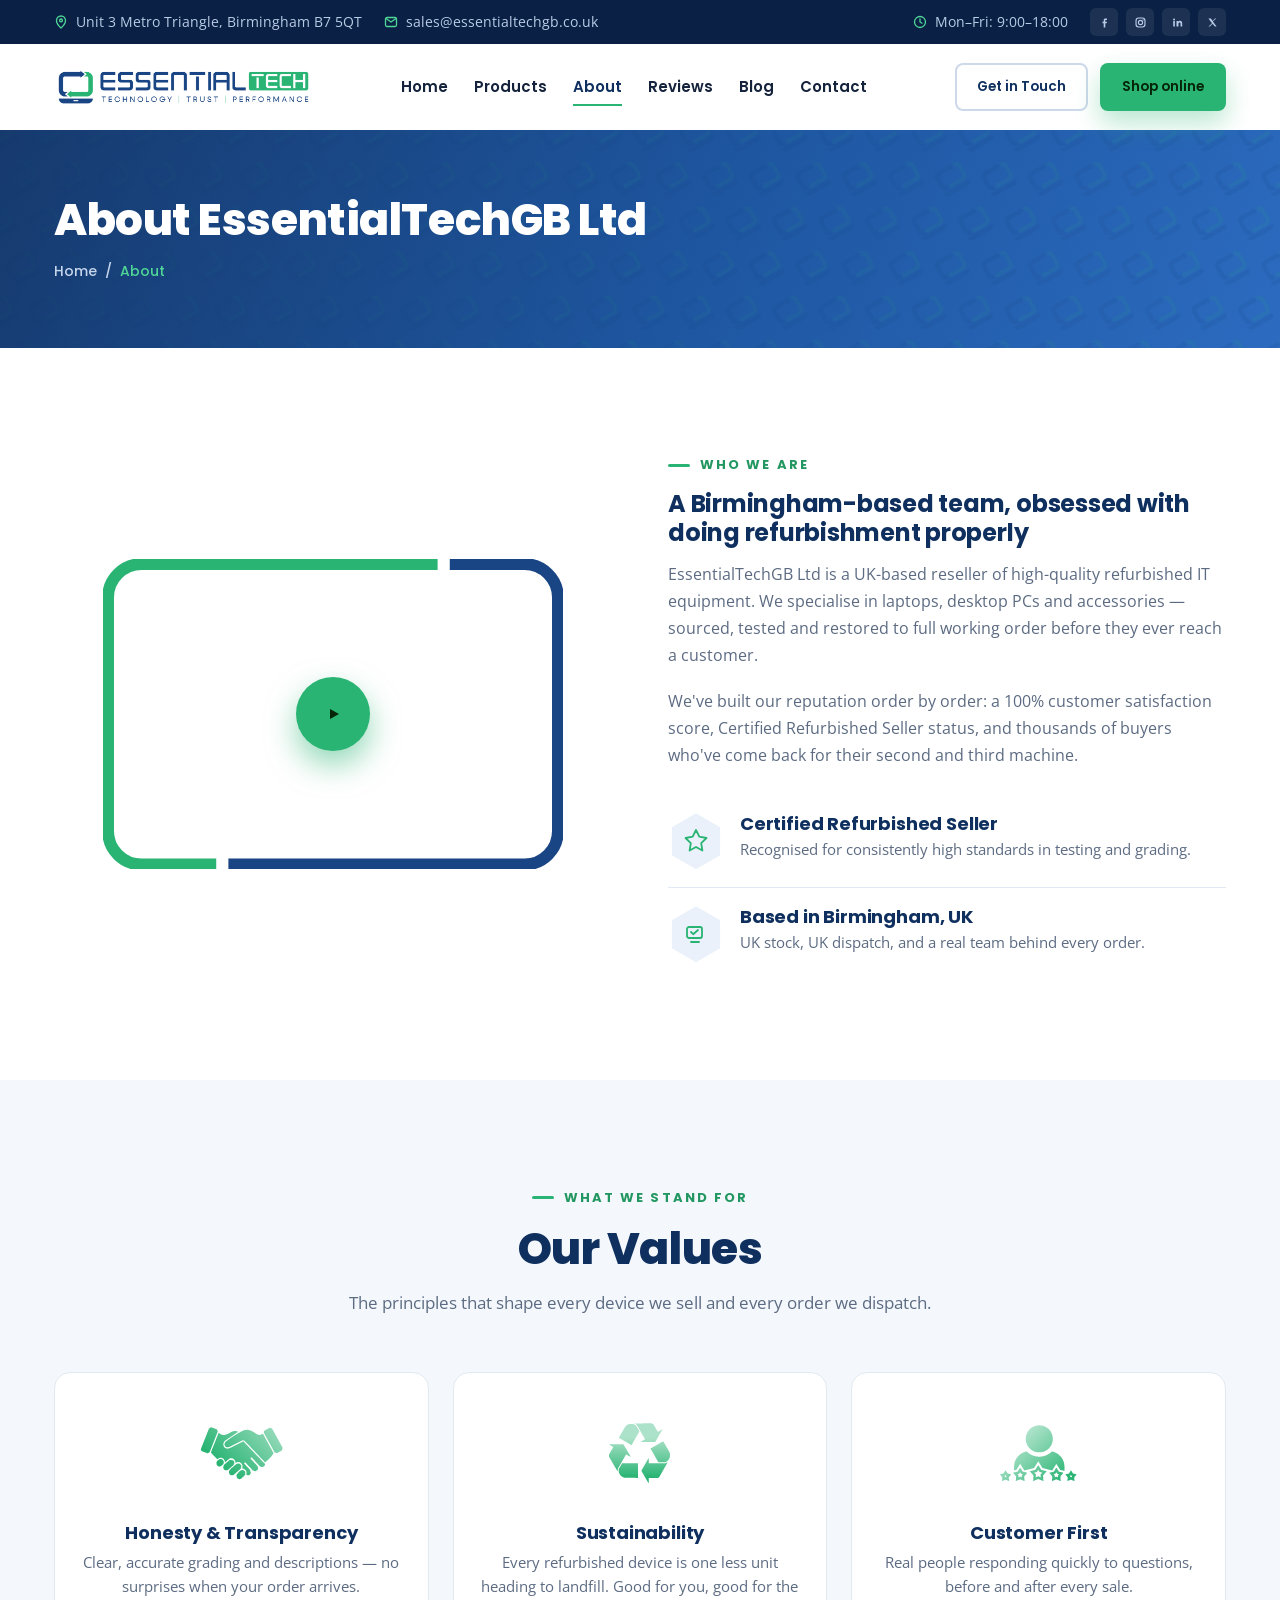
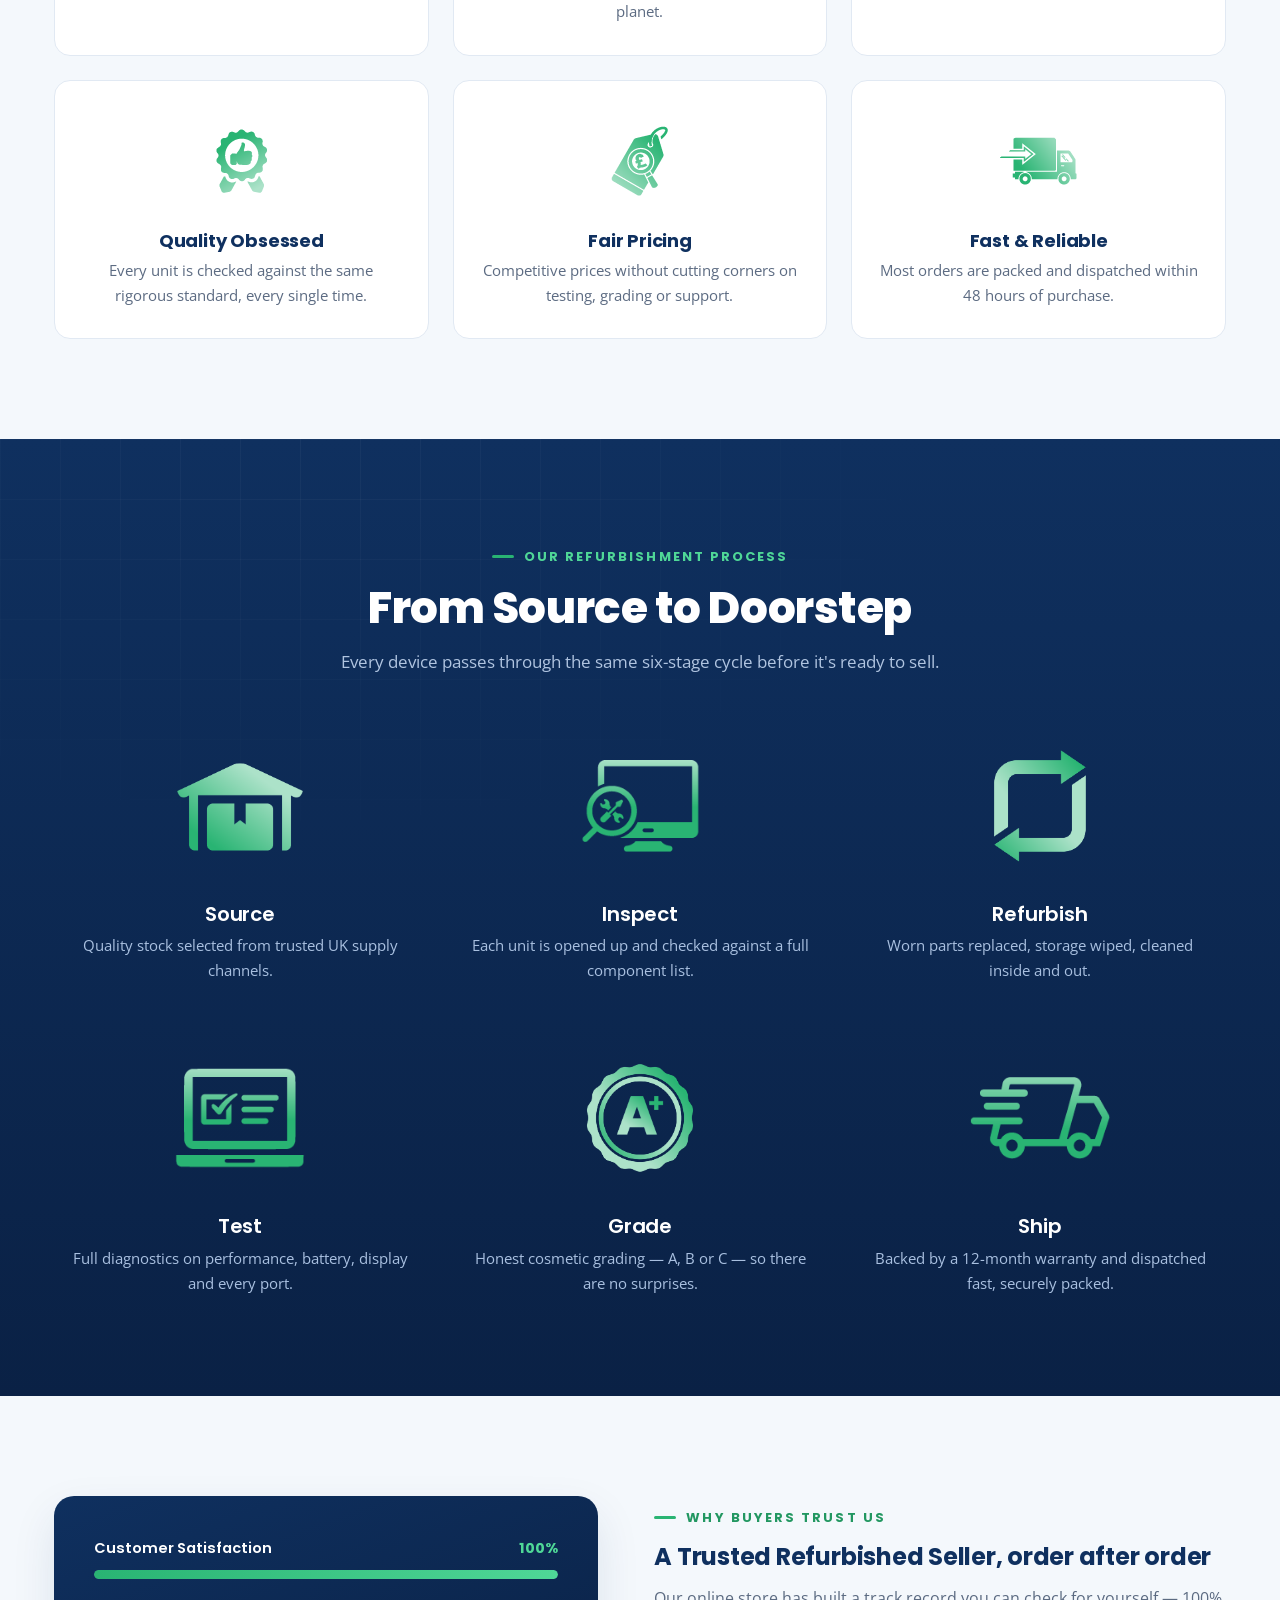
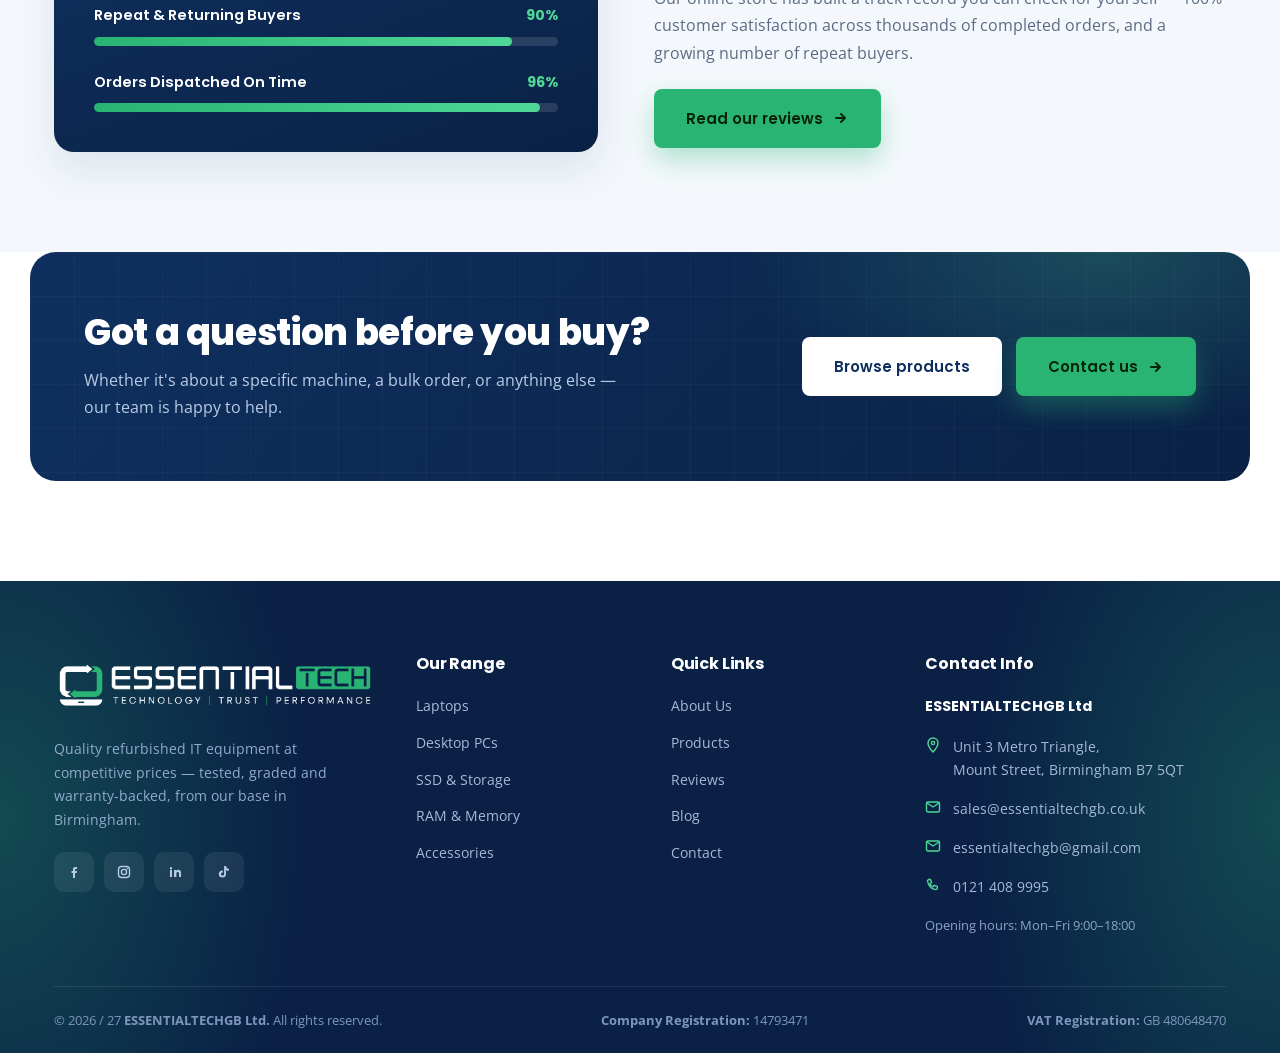
<file: about.html>
<!DOCTYPE html>
<html lang="en">
<head>
<meta charset="UTF-8">
<meta name="viewport" content="width=device-width, initial-scale=1.0">
<title>About Us — EssentialTechGB Ltd | Refurbished IT Equipment, Birmingham</title>
<meta name="description" content="Learn about EssentialTechGB Ltd — a Birmingham-based, Certified Refurbished Seller specialising in quality-tested laptops, desktops and accessories.">
<link rel="preconnect" href="https://fonts.googleapis.com">
<link rel="preconnect" href="https://fonts.gstatic.com" crossorigin>
<link href="https://fonts.googleapis.com/css2?family=Poppins:wght@400;500;600;700;800&family=Open+Sans:wght@400;500;600;700&display=swap" rel="stylesheet">
<link rel="stylesheet" href="css/style.css">
</head>
<body>

<div class="topbar">
  <div class="wrap">
    <div class="tb-l">
      <a href="contact.html"><svg width="14" height="14" viewBox="0 0 14 14" fill="none"><path d="M7 1c2.5 0 4.5 2 4.5 4.5C11.5 9 7 13 7 13S2.5 9 2.5 5.5C2.5 3 4.5 1 7 1z" stroke="#4FD797" stroke-width="1.3"/><circle cx="7" cy="5.4" r="1.4" stroke="#4FD797" stroke-width="1.3"/></svg> Unit 3 Metro Triangle, Birmingham B7 5QT</a>
      <a href="mailto:sales@essentialtechgb.co.uk"><svg width="14" height="14" viewBox="0 0 14 14" fill="none"><rect x="1.5" y="2.5" width="11" height="9" rx="1.5" stroke="#4FD797" stroke-width="1.3"/><path d="M2 3.5L7 7l5-3.5" stroke="#4FD797" stroke-width="1.3"/></svg> sales@essentialtechgb.co.uk</a>
    </div>
    <div class="tb-r">
      <a href="#"><svg width="14" height="14" viewBox="0 0 14 14" fill="none"><circle cx="7" cy="7" r="5.5" stroke="#4FD797" stroke-width="1.3"/><path d="M7 4v3l2 1.2" stroke="#4FD797" stroke-width="1.3" stroke-linecap="round"/></svg><span> Mon–Fri: 9:00–18:00</span></a>
        <div class="soc">
          <a href="#" aria-label="Facebook"><svg width="13" height="13" viewBox="0 0 16 16" fill="#B9CCE6"><path d="M9 5.5V7h2l-.3 2H9v5H7V9H5.5V7H7V5.2C7 3.7 7.8 3 9.2 3H11v2H9.6c-.4 0-.6.2-.6.5z"/></svg></a>
          <a href="#" aria-label="Instagram"><svg width="13" height="13" viewBox="0 0 16 16" fill="none"><rect x="2.5" y="2.5" width="11" height="11" rx="3.2" stroke="#B9CCE6" stroke-width="1.4"/><circle cx="8" cy="8" r="2.6" stroke="#B9CCE6" stroke-width="1.4"/><circle cx="11.2" cy="4.8" r=".8" fill="#B9CCE6"/></svg></a>
          <a href="#" aria-label="LinkedIn"><svg width="13" height="13" viewBox="0 0 16 16" fill="#B9CCE6"><path d="M4 6h2v7H4V6zm1-3a1.2 1.2 0 110 2.4A1.2 1.2 0 015 3zm3 3h2v1c.4-.7 1.2-1.2 2.3-1.2 2 0 2.7 1.2 2.7 3.3V13h-2V9.5c0-.9-.3-1.6-1.2-1.6s-1.4.7-1.4 1.6V13H8V6z"/></svg></a>
          <a href="#" aria-label="X"><svg width="13" height="13" viewBox="0 0 16 16" fill="#B9CCE6"><path d="M3 3l4.4 6L3.2 13h1.5l3.3-3.6L11 13h2l-4.6-6.3L12.6 3h-1.5L8.2 6.3 6 3H3z"/></svg></a>
        </div>
    </div>
  </div>
</div>

<header id="header">
  <div class="wrap">
    <a class="brand" href="index.html"><img src="assets/images/logo.png" alt="EssentialTechGB Ltd"></a>
    <nav class="mainnav" id="nav">
      <a href="index.html">Home</a>
      <a href="products.html">Products</a>
      <a href="about.html" class="active">About</a>
      <a href="reviews.html">Reviews</a>
      <a href="blog.html">Blog</a>
      <a href="contact.html">Contact</a>
    </nav>
    <div class="head-right">
      <a class="btn btn-outline btn-sm" href="contact.html">Get in Touch</a>
      <a class="btn btn-primary btn-sm" href="https://www.ebay.co.uk/str/everydayneed" target="_blank" rel="noopener">Shop online</a>
      <button class="burger" id="burger" aria-label="Menu"><span></span><span></span><span></span></button>
    </div>
  </div>
</header>

<section class="pagebanner">
  <div class="wrap">
    <h1>About EssentialTechGB Ltd</h1>
    <div class="crumbs"><a href="index.html">Home</a> / <span>About</span></div>
  </div>
</section>

<!-- WHO WE ARE -->
<section class="sec">
  <div class="wrap about">
    <div class="about-media reveal">
      <div class="corner-frame corner-frame-padded">
        <video class="hex-video" muted playsinline loop preload="metadata"><source src="assets/video/about-teaser.mp4" type="video/mp4"></video>
        <svg class="corner-frame-svg" viewBox="0 0 1361 919" aria-hidden="true">
          <path d="M335,904 L114,904 A99,99 0 0 1 15,805 L15,114 A99,99 0 0 1 114,15 L990,15" fill="none" stroke="#29B473" stroke-width="35"/>
          <path d="M1026,15 L1247,15 A99,99 0 0 1 1346,114 L1346,805 A99,99 0 0 1 1247,904 L371,904" fill="none" stroke="#1A4584" stroke-width="35"/>
        </svg>
        <div class="play" title="Play"><svg width="22" height="22" viewBox="0 0 22 22" fill="none"><path d="M8 6l9 5-9 5V6z" fill="#06240a"/></svg></div>
      </div>
    </div>
    <div class="reveal d1">
      <span class="eyebrow">Who We Are</span>
      <h2 style="margin-top:14px">A Birmingham-based team, obsessed with doing refurbishment properly</h2>
      <p style="color:var(--slate);margin:14px 0 18px">EssentialTechGB Ltd is a UK-based reseller of high-quality refurbished IT equipment. We specialise in laptops, desktop PCs and accessories — sourced, tested and restored to full working order before they ever reach a customer.</p>
      <p style="color:var(--slate);margin-bottom:26px">We've built our reputation order by order: a 100% customer satisfaction score, Certified Refurbished Seller status, and thousands of buyers who've come back for their second and third machine.</p>
      <div class="feat">
        <div class="fic"><svg width="26" height="26" viewBox="0 0 26 26" fill="none"><path d="M13 2l3.3 6.7L23.5 10l-5.3 5.1 1.2 7.4L13 19l-6.4 3.5 1.2-7.4L2.5 10l7.2-1.3L13 2z" stroke="#29B473" stroke-width="1.8" stroke-linejoin="round"/></svg></div>
        <div><h4>Certified Refurbished Seller</h4><p>Recognised for consistently high standards in testing and grading.</p></div>
      </div>
      <div class="feat">
        <div class="fic"><svg width="26" height="26" viewBox="0 0 26 26" fill="none"><rect x="4" y="6" width="15" height="11" rx="2" stroke="#29B473" stroke-width="1.8"/><path d="M8 21h8" stroke="#29B473" stroke-width="1.8" stroke-linecap="round"/><path d="M8 11l2.2 2.2L15 9" stroke="#29B473" stroke-width="1.8" stroke-linecap="round" stroke-linejoin="round"/></svg></div>
        <div><h4>Based in Birmingham, UK</h4><p>UK stock, UK dispatch, and a real team behind every order.</p></div>
      </div>
    </div>
  </div>
</section>

<!-- VALUES -->
<section class="sec paper">
  <div class="wrap">
    <div class="sec-head center reveal">
      <span class="eyebrow center">What We Stand For</span>
      <h2>Our Values</h2>
      <p>The principles that shape every device we sell and every order we dispatch.</p>
    </div>
    <div class="value-grid">
      <div class="value reveal">
        <div class="fic-plain"><img src="assets/images/others/about_us_icons 33.png" alt="Honesty &amp; Transparency"></div>
        <h4>Honesty &amp; Transparency</h4><p>Clear, accurate grading and descriptions — no surprises when your order arrives.</p>
      </div>
      <div class="value reveal d1">
        <div class="fic-plain"><img src="assets/images/others/about_us_icons 34.png" alt="Sustainability"></div>
        <h4>Sustainability</h4><p>Every refurbished device is one less unit heading to landfill. Good for you, good for the planet.</p>
      </div>
      <div class="value reveal d2">
        <div class="fic-plain"><img src="assets/images/others/about_us_icons 35.png" alt="Customer First"></div>
        <h4>Customer First</h4><p>Real people responding quickly to questions, before and after every sale.</p>
      </div>
      <div class="value reveal">
        <div class="fic-plain"><img src="assets/images/others/about_us_icons 36.png" alt="Quality Obsessed"></div>
        <h4>Quality Obsessed</h4><p>Every unit is checked against the same rigorous standard, every single time.</p>
      </div>
      <div class="value reveal d1">
        <div class="fic-plain"><img src="assets/images/others/about_us_icons 37.png" alt="Fair Pricing"></div>
        <h4>Fair Pricing</h4><p>Competitive prices without cutting corners on testing, grading or support.</p>
      </div>
      <div class="value reveal d2">
        <div class="fic-plain"><img src="assets/images/others/about_us_icons 38.png" alt="Fast &amp; Reliable"></div>
        <h4>Fast &amp; Reliable</h4><p>Most orders are packed and dispatched within 48 hours of purchase.</p>
      </div>
    </div>
  </div>
</section>

<!-- PROCESS (detailed 6-step) -->
<section class="sec process">
  <div class="wrap">
    <div class="sec-head center reveal">
      <span class="eyebrow center on-dark">Our Refurbishment Process</span>
      <h2>From Source to Doorstep</h2>
      <p>Every device passes through the same six-stage cycle before it's ready to sell.</p>
    </div>
    <div class="steps" style="row-gap:60px">
      <div class="pstep reveal">
        <div class="circle"><img src="assets/images/others/source.png" alt="Quality stock being sourced"></div>
        <h4>Source</h4><p>Quality stock selected from trusted UK supply channels.</p>
      </div>
      <div class="pstep reveal d1">
        <div class="circle"><img src="assets/images/others/source _inspect.png" alt="Unit opened up and inspected"></div>
        <h4>Inspect</h4><p>Each unit is opened up and checked against a full component list.</p>
      </div>
      <div class="pstep reveal d2">
        <div class="circle"><img src="assets/images/others/refurbish.png" alt="Worn parts being replaced and cleaned"></div>
        <h4>Refurbish</h4><p>Worn parts replaced, storage wiped, cleaned inside and out.</p>
      </div>
      <div class="pstep reveal">
        <div class="circle"><img src="assets/images/others/refurbish_test.png" alt="Full diagnostics being run on a device"></div>
        <h4>Test</h4><p>Full diagnostics on performance, battery, display and every port.</p>
      </div>
      <div class="pstep reveal d1">
        <div class="circle"><img src="assets/images/others/grade.png" alt="Cosmetic condition being closely inspected and graded"></div>
        <h4>Grade</h4><p>Honest cosmetic grading — A, B or C — so there are no surprises.</p>
      </div>
      <div class="pstep reveal d2">
        <div class="circle"><img src="assets/images/others/pack_ship.png" alt="Devices packed and ready for dispatch"></div>
        <h4>Ship</h4><p>Backed by a 12-month warranty and dispatched fast, securely packed.</p>
      </div>
    </div>
  </div>
</section>

<!-- WHY -->
<section class="sec paper">
  <div class="wrap why">
    <div class="skillcard reveal" id="skillcard">
      <div class="skill"><div class="lab"><span>Customer Satisfaction</span><b>100%</b></div><div class="bar"><span style="--w:100%"></span></div></div>
      <div class="skill"><div class="lab"><span>Repeat &amp; Returning Buyers</span><b>90%</b></div><div class="bar"><span style="--w:90%"></span></div></div>
      <div class="skill"><div class="lab"><span>Orders Dispatched On Time</span><b>96%</b></div><div class="bar"><span style="--w:96%"></span></div></div>
    </div>
    <div class="reveal d1">
      <span class="eyebrow">Why Buyers Trust Us</span>
      <h2 style="margin-top:14px">A Trusted Refurbished Seller, order after order</h2>
      <p style="color:var(--slate);margin:14px 0 22px">Our online store has built a track record you can check for yourself — 100% customer satisfaction across thousands of completed orders, and a growing number of repeat buyers.</p>
      <a class="btn btn-primary" href="reviews.html">Read our reviews <svg class="arw" width="16" height="16" viewBox="0 0 16 16" fill="none"><path d="M3 8h9M8 4l4 4-4 4" stroke="#06240a" stroke-width="2" stroke-linecap="round" stroke-linejoin="round"/></svg></a>
    </div>
  </div>
</section>

<!-- CTA -->
<div class="ctaband">
  <div class="inner reveal">
    <div>
      <h2>Got a question before you buy?</h2>
      <p>Whether it's about a specific machine, a bulk order, or anything else — our team is happy to help.</p>
    </div>
    <div class="acts">
      <a class="btn btn-light" href="products.html">Browse products</a>
      <a class="btn btn-primary" href="contact.html">Contact us <svg class="arw" width="16" height="16" viewBox="0 0 16 16" fill="none"><path d="M3 8h9M8 4l4 4-4 4" stroke="#06240a" stroke-width="2" stroke-linecap="round" stroke-linejoin="round"/></svg></a>
    </div>
  </div>
</div>

<footer id="contact">
  <div class="wrap">
    <div class="foot-top">
      <div class="foot-brand">
        <div class="foot-logo-card"><img src="assets/images/footer-logo.png" alt="EssentialTechGB Ltd"></div>
        <p>Quality refurbished IT equipment at competitive prices — tested, graded and warranty-backed, from our base in Birmingham.</p>
        <div class="soc">
          <a href="#" aria-label="Facebook"><svg width="16" height="16" viewBox="0 0 16 16" fill="#B7C9E4"><path d="M9 5.5V7h2l-.3 2H9v5H7V9H5.5V7H7V5.2C7 3.7 7.8 3 9.2 3H11v2H9.6c-.4 0-.6.2-.6.5z"/></svg></a>
          <a href="#" aria-label="Instagram"><svg width="16" height="16" viewBox="0 0 16 16" fill="none"><rect x="2.5" y="2.5" width="11" height="11" rx="3.2" stroke="#B7C9E4" stroke-width="1.4"/><circle cx="8" cy="8" r="2.6" stroke="#B7C9E4" stroke-width="1.4"/><circle cx="11.2" cy="4.8" r=".8" fill="#B7C9E4"/></svg></a>
          <a href="#" aria-label="LinkedIn"><svg width="16" height="16" viewBox="0 0 16 16" fill="#B7C9E4"><path d="M4 6h2v7H4V6zm1-3a1.2 1.2 0 110 2.4A1.2 1.2 0 015 3zm3 3h2v1c.4-.7 1.2-1.2 2.3-1.2 2 0 2.7 1.2 2.7 3.3V13h-2V9.5c0-.9-.3-1.6-1.2-1.6s-1.4.7-1.4 1.6V13H8V6z"/></svg></a>
          <a href="#" aria-label="TikTok"><svg width="16" height="16" viewBox="0 0 16 16" fill="#B7C9E4"><path d="M10 2c.3 1.6 1.3 2.7 2.9 2.9v2c-1.1 0-2.1-.35-2.9-.95V10a3.6 3.6 0 11-3.6-3.6c.2 0 .4 0 .6.05v2.1a1.55 1.55 0 101.1 1.48V2H10z"/></svg></a>
        </div>
      </div>
      <div class="foot-col">
        <h4>Our Range</h4>
        <a href="products.html#laptops">Laptops</a>
        <a href="products.html#desktops">Desktop PCs</a>
        <a href="products.html#storage">SSD &amp; Storage</a>
        <a href="products.html#memory">RAM &amp; Memory</a>
        <a href="products.html#accessories">Accessories</a>
      </div>
      <div class="foot-col">
        <h4>Quick Links</h4>
        <a href="about.html">About Us</a>
        <a href="products.html">Products</a>
        <a href="reviews.html">Reviews</a>
        <a href="blog.html">Blog</a>
        <a href="contact.html">Contact</a>
      </div>
      <div class="foot-col foot-contact">
        <h4>Contact Info</h4>
        <p class="foot-company">ESSENTIALTECHGB Ltd</p>
        <div class="row"><svg width="16" height="16" viewBox="0 0 16 16" fill="none"><path d="M8 1c2.8 0 5 2.2 5 5 0 3.8-5 9-5 9S3 9.8 3 6c0-2.8 2.2-5 5-5z" stroke="#4FD797" stroke-width="1.4"/><circle cx="8" cy="6" r="1.6" stroke="#4FD797" stroke-width="1.4"/></svg><span>Unit 3 Metro Triangle,<br>Mount Street, Birmingham B7 5QT</span></div>
        <div class="row"><svg width="16" height="16" viewBox="0 0 16 16" fill="none"><rect x="1.5" y="3" width="13" height="10" rx="1.5" stroke="#4FD797" stroke-width="1.4"/><path d="M2 4l6 4 6-4" stroke="#4FD797" stroke-width="1.4"/></svg><span>sales@essentialtechgb.co.uk</span></div>
        <div class="row"><svg width="16" height="16" viewBox="0 0 16 16" fill="none"><rect x="1.5" y="3" width="13" height="10" rx="1.5" stroke="#4FD797" stroke-width="1.4"/><path d="M2 4l6 4 6-4" stroke="#4FD797" stroke-width="1.4"/></svg><span>essentialtechgb@gmail.com</span></div>
        <div class="row"><svg width="16" height="16" viewBox="0 0 16 16" fill="none"><path d="M3.5 2.5h2l1 3-1.5 1.2c.6 1.4 1.7 2.5 3.1 3.1l1.2-1.5 3 1v2c0 .8-.7 1.4-1.5 1.3C6.8 12.3 3.7 9.2 2.5 4.2c-.1-.8.5-1.5 1.3-1.5z" stroke="#4FD797" stroke-width="1.4" stroke-linejoin="round"/></svg><span>0121 408 9995</span></div>
        <div class="foot-hours">Opening hours: Mon–Fri 9:00–18:00</div>
      </div>
    </div>
    <div class="foot-bottom">
      <span>© <span class="copy-year">2026 / 27</span> <b>ESSENTIALTECHGB Ltd.</b> All rights reserved.</span>
      <span><b>Company Registration:</b> 14793471</span>
      <span><b>VAT Registration:</b> GB 480648470</span>
    </div>
  </div>
</footer>

<script src="assets/js/main.js"></script>
</body>
</html>
</file>
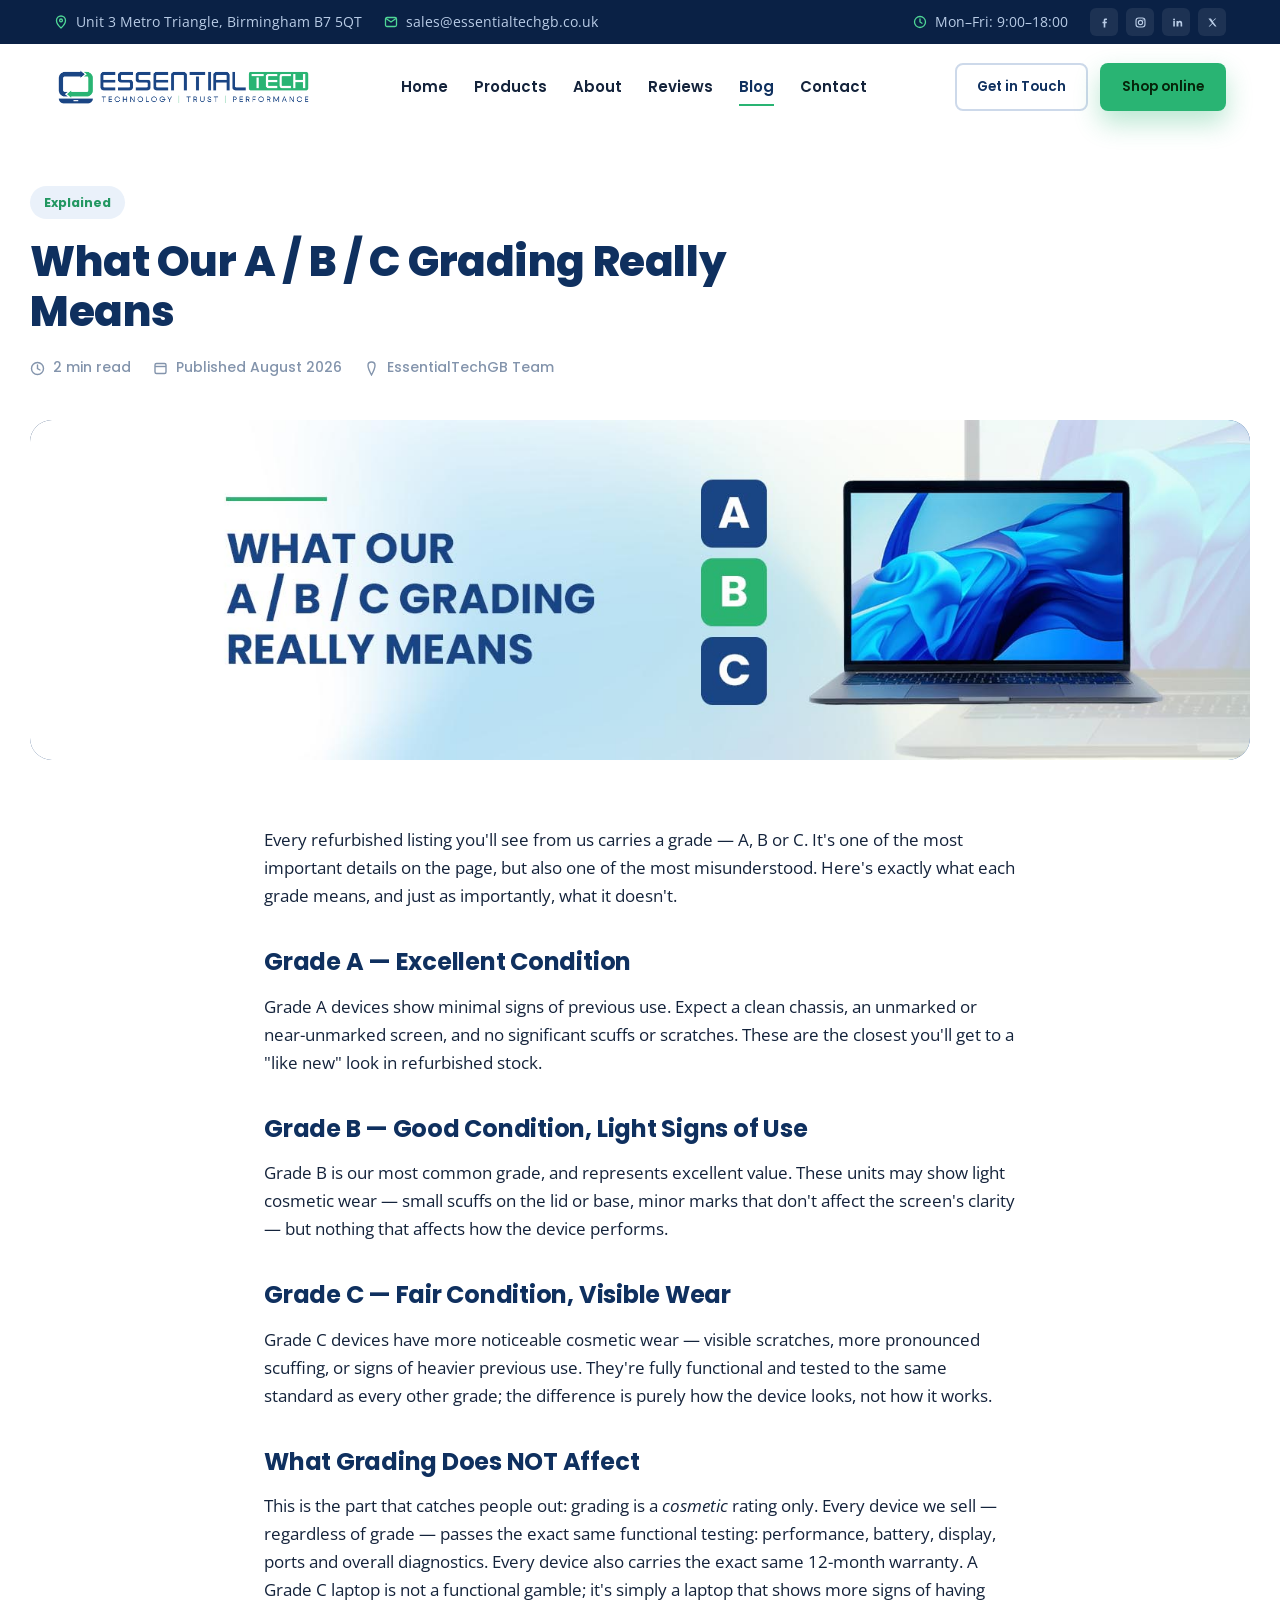
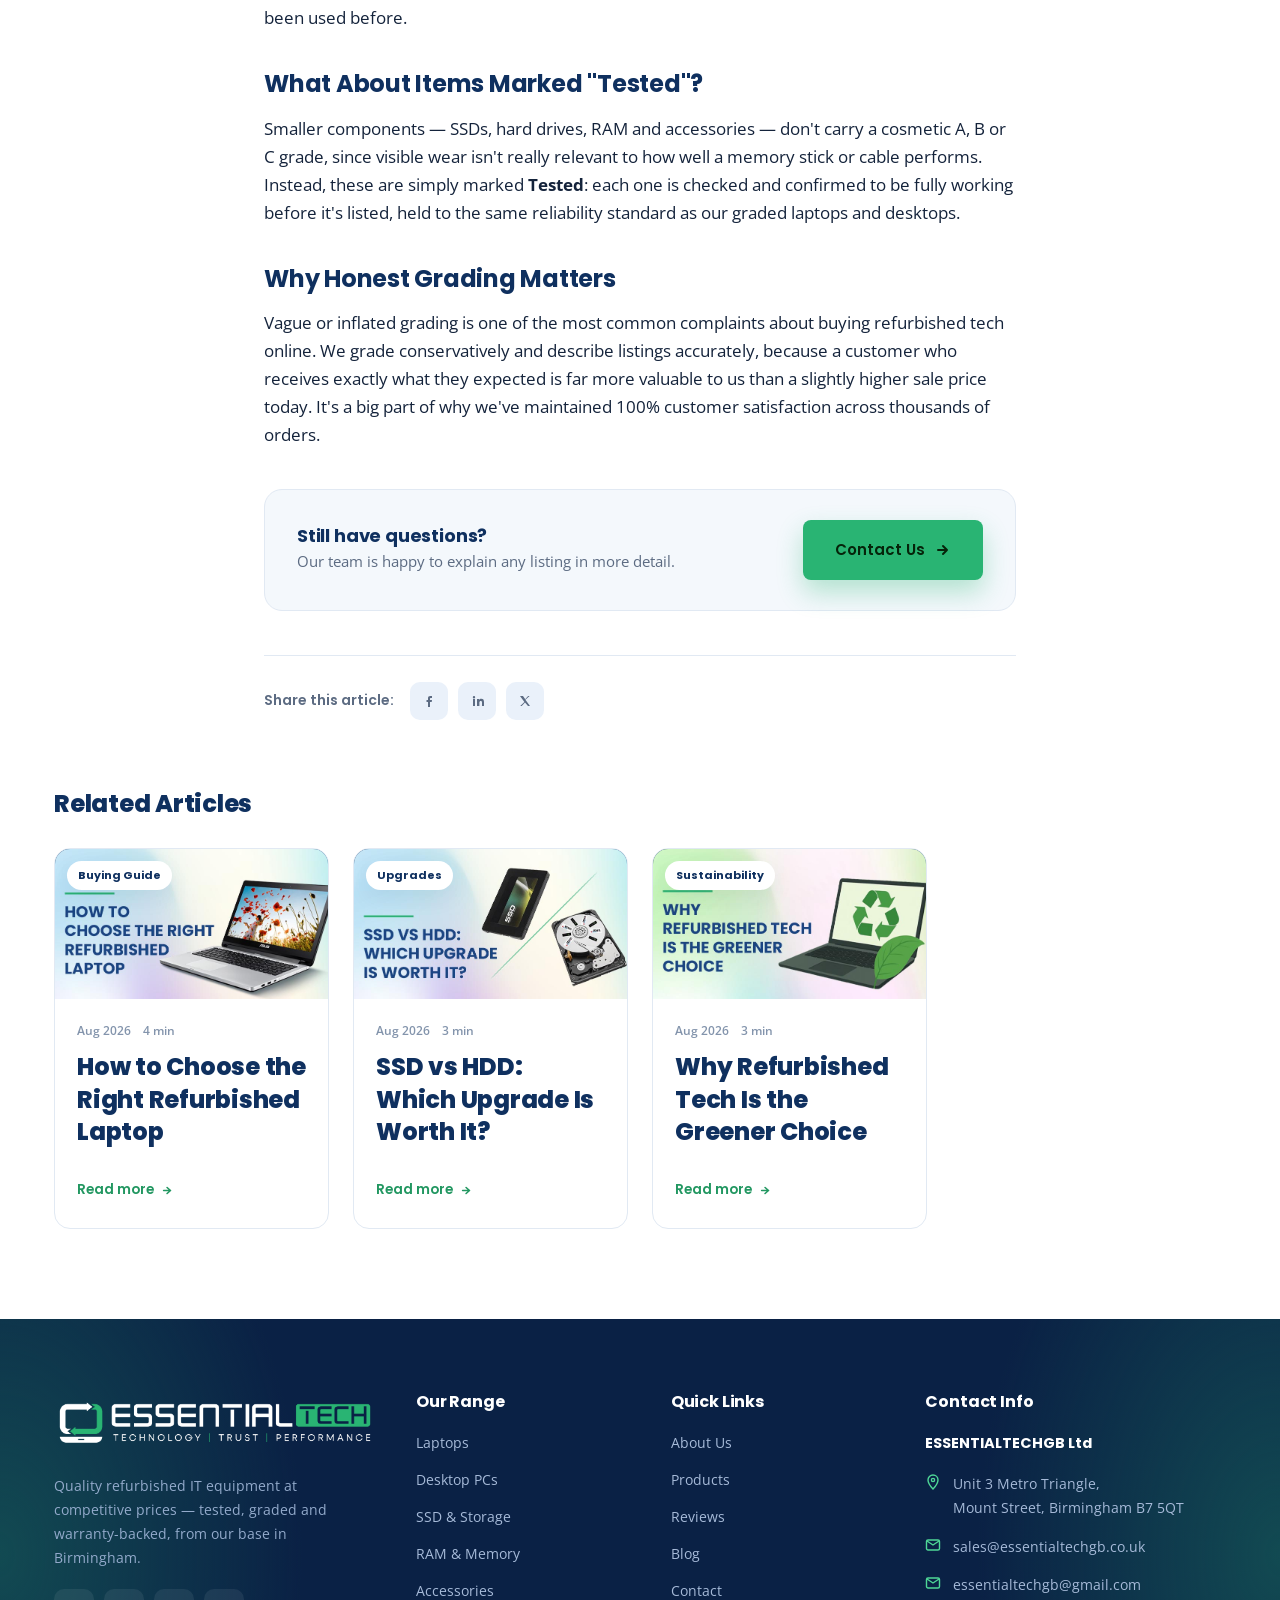
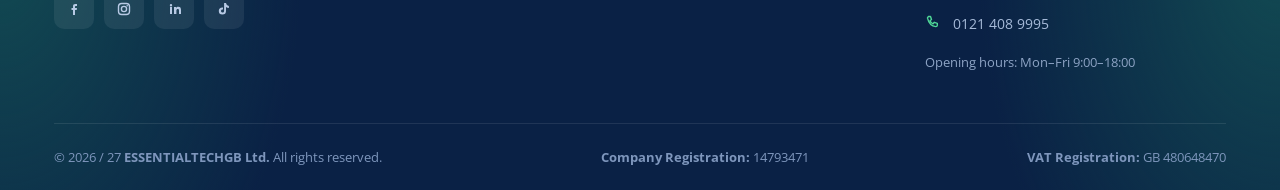
<file: blog-grading-explained.html>
<!DOCTYPE html>
<html lang="en">
<head>
<meta charset="UTF-8">
<meta name="viewport" content="width=device-width, initial-scale=1.0">
<title>What Our A / B / C Grading Really Means | EssentialTechGB Ltd Blog</title>
<meta name="description" content="A clear, honest explanation of EssentialTechGB Ltd's A, B and C cosmetic grading system for refurbished devices.">
<link rel="preconnect" href="https://fonts.googleapis.com">
<link rel="preconnect" href="https://fonts.gstatic.com" crossorigin>
<link href="https://fonts.googleapis.com/css2?family=Poppins:wght@400;500;600;700;800&family=Open+Sans:wght@400;500;600;700&display=swap" rel="stylesheet">
<link rel="stylesheet" href="css/style.css">
</head>
<body>

<div class="topbar">
  <div class="wrap">
    <div class="tb-l">
      <a href="contact.html"><svg width="14" height="14" viewBox="0 0 14 14" fill="none"><path d="M7 1c2.5 0 4.5 2 4.5 4.5C11.5 9 7 13 7 13S2.5 9 2.5 5.5C2.5 3 4.5 1 7 1z" stroke="#4FD797" stroke-width="1.3"/><circle cx="7" cy="5.4" r="1.4" stroke="#4FD797" stroke-width="1.3"/></svg> Unit 3 Metro Triangle, Birmingham B7 5QT</a>
      <a href="mailto:sales@essentialtechgb.co.uk"><svg width="14" height="14" viewBox="0 0 14 14" fill="none"><rect x="1.5" y="2.5" width="11" height="9" rx="1.5" stroke="#4FD797" stroke-width="1.3"/><path d="M2 3.5L7 7l5-3.5" stroke="#4FD797" stroke-width="1.3"/></svg> sales@essentialtechgb.co.uk</a>
    </div>
    <div class="tb-r">
      <a href="#"><svg width="14" height="14" viewBox="0 0 14 14" fill="none"><circle cx="7" cy="7" r="5.5" stroke="#4FD797" stroke-width="1.3"/><path d="M7 4v3l2 1.2" stroke="#4FD797" stroke-width="1.3" stroke-linecap="round"/></svg><span> Mon–Fri: 9:00–18:00</span></a>
      <div class="soc">
        <a href="#" aria-label="Facebook"><svg width="13" height="13" viewBox="0 0 16 16" fill="#B9CCE6"><path d="M9 5.5V7h2l-.3 2H9v5H7V9H5.5V7H7V5.2C7 3.7 7.8 3 9.2 3H11v2H9.6c-.4 0-.6.2-.6.5z"/></svg></a>
        <a href="#" aria-label="Instagram"><svg width="13" height="13" viewBox="0 0 16 16" fill="none"><rect x="2.5" y="2.5" width="11" height="11" rx="3.2" stroke="#B9CCE6" stroke-width="1.4"/><circle cx="8" cy="8" r="2.6" stroke="#B9CCE6" stroke-width="1.4"/><circle cx="11.2" cy="4.8" r=".8" fill="#B9CCE6"/></svg></a>
        <a href="#" aria-label="LinkedIn"><svg width="13" height="13" viewBox="0 0 16 16" fill="#B9CCE6"><path d="M4 6h2v7H4V6zm1-3a1.2 1.2 0 110 2.4A1.2 1.2 0 015 3zm3 3h2v1c.4-.7 1.2-1.2 2.3-1.2 2 0 2.7 1.2 2.7 3.3V13h-2V9.5c0-.9-.3-1.6-1.2-1.6s-1.4.7-1.4 1.6V13H8V6z"/></svg></a>
        <a href="#" aria-label="X"><svg width="13" height="13" viewBox="0 0 16 16" fill="#B9CCE6"><path d="M3 3l4.4 6L3.2 13h1.5l3.3-3.6L11 13h2l-4.6-6.3L12.6 3h-1.5L8.2 6.3 6 3H3z"/></svg></a>
      </div>
    </div>
  </div>
</div>

<header id="header">
  <div class="wrap">
    <a class="brand" href="index.html"><img src="assets/images/logo.png" alt="EssentialTechGB Ltd"></a>
    <nav class="mainnav" id="nav">
      <a href="index.html">Home</a>
      <a href="products.html">Products</a>
      <a href="about.html">About</a>
      <a href="reviews.html">Reviews</a>
      <a href="blog.html" class="active">Blog</a>
      <a href="contact.html">Contact</a>
    </nav>
    <div class="head-right">
      <a class="btn btn-outline btn-sm" href="contact.html">Get in Touch</a>
      <a class="btn btn-primary btn-sm" href="https://www.ebay.co.uk/str/everydayneed" target="_blank" rel="noopener">Shop online</a>
      <button class="burger" id="burger" aria-label="Menu"><span></span><span></span><span></span></button>
    </div>
  </div>
</header>

<div class="wrap article-hero">
  <span class="cat-tag">Explained</span>
  <h1>What Our A / B / C Grading Really Means</h1>
  <div class="article-meta">
    <span><svg width="15" height="15" viewBox="0 0 15 15" fill="none"><circle cx="7.5" cy="7.5" r="6" stroke="#8394AC" stroke-width="1.4"/><path d="M7.5 4v3.5l2.5 1.5" stroke="#8394AC" stroke-width="1.4" stroke-linecap="round"/></svg> 2 min read</span>
    <span><svg width="15" height="15" viewBox="0 0 15 15" fill="none"><rect x="2" y="2.5" width="11" height="10" rx="1.5" stroke="#8394AC" stroke-width="1.4"/><path d="M2 5.5h11" stroke="#8394AC" stroke-width="1.4"/></svg> Published August 2026</span>
    <span><svg width="15" height="15" viewBox="0 0 15 15" fill="none"><path d="M7.5 1c2 0 3.5 1.5 3.5 3.5C11 7.5 7.5 14 7.5 14S4 7.5 4 4.5C4 2.5 5.5 1 7.5 1z" stroke="#8394AC" stroke-width="1.4"/></svg> EssentialTechGB Team</span>
  </div>
</div>

<div class="article-banner">
  <img src="assets/images/blog/grading-explained-banner.jpg?v=2" alt="Laptop condition grading">
</div>

<div class="article-body">
  <p>Every refurbished listing you'll see from us carries a grade — A, B or C. It's one of the most important details on the page, but also one of the most misunderstood. Here's exactly what each grade means, and just as importantly, what it doesn't.</p>

  <h2>Grade A — Excellent Condition</h2>
  <p>Grade A devices show minimal signs of previous use. Expect a clean chassis, an unmarked or near-unmarked screen, and no significant scuffs or scratches. These are the closest you'll get to a "like new" look in refurbished stock.</p>

  <h2>Grade B — Good Condition, Light Signs of Use</h2>
  <p>Grade B is our most common grade, and represents excellent value. These units may show light cosmetic wear — small scuffs on the lid or base, minor marks that don't affect the screen's clarity — but nothing that affects how the device performs.</p>

  <h2>Grade C — Fair Condition, Visible Wear</h2>
  <p>Grade C devices have more noticeable cosmetic wear — visible scratches, more pronounced scuffing, or signs of heavier previous use. They're fully functional and tested to the same standard as every other grade; the difference is purely how the device looks, not how it works.</p>

  <h2>What Grading Does NOT Affect</h2>
  <p>This is the part that catches people out: grading is a <em>cosmetic</em> rating only. Every device we sell — regardless of grade — passes the exact same functional testing: performance, battery, display, ports and overall diagnostics. Every device also carries the exact same 12-month warranty. A Grade C laptop is not a functional gamble; it's simply a laptop that shows more signs of having been used before.</p>

  <h2>What About Items Marked "Tested"?</h2>
  <p>Smaller components — SSDs, hard drives, RAM and accessories — don't carry a cosmetic A, B or C grade, since visible wear isn't really relevant to how well a memory stick or cable performs. Instead, these are simply marked <strong>Tested</strong>: each one is checked and confirmed to be fully working before it's listed, held to the same reliability standard as our graded laptops and desktops.</p>

  <h2>Why Honest Grading Matters</h2>
  <p>Vague or inflated grading is one of the most common complaints about buying refurbished tech online. We grade conservatively and describe listings accurately, because a customer who receives exactly what they expected is far more valuable to us than a slightly higher sale price today. It's a big part of why we've maintained 100% customer satisfaction across thousands of orders.</p>


  <div class="article-cta">
    <div><h4>Still have questions?</h4><p>Our team is happy to explain any listing in more detail.</p></div>
    <a class="btn btn-primary" href="contact.html">Contact Us <svg class="arw" width="16" height="16" viewBox="0 0 16 16" fill="none"><path d="M3 8h9M8 4l4 4-4 4" stroke="#06240a" stroke-width="2" stroke-linecap="round" stroke-linejoin="round"/></svg></a>
  </div>

  <div class="article-share">
    <span>Share this article:</span>
    <a class="share-ic" href="#" aria-label="Share on Facebook"><svg width="16" height="16" viewBox="0 0 16 16" fill="none"><path d="M9 5.5V7h2l-.3 2H9v5H7V9H5.5V7H7V5.2C7 3.7 7.8 3 9.2 3H11v2H9.6c-.4 0-.6.2-.6.5z" fill="#5C6B82"/></svg></a>
    <a class="share-ic" href="#" aria-label="Share on LinkedIn"><svg width="16" height="16" viewBox="0 0 16 16" fill="none"><path d="M4 6h2v7H4V6zm1-3a1.2 1.2 0 110 2.4A1.2 1.2 0 015 3zm3 3h2v1c.4-.7 1.2-1.2 2.3-1.2 2 0 2.7 1.2 2.7 3.3V13h-2V9.5c0-.9-.3-1.6-1.2-1.6s-1.4.7-1.4 1.6V13H8V6z" fill="#5C6B82"/></svg></a>
    <a class="share-ic" href="#" aria-label="Share on X"><svg width="16" height="16" viewBox="0 0 16 16" fill="none"><path d="M3 3l4.4 6L3.2 13h1.5l3.3-3.6L11 13h2l-4.6-6.3L12.6 3h-1.5L8.2 6.3 6 3H3z" fill="#5C6B82"/></svg></a>
  </div>
</div>

<div class="related">
  <h3>Related Articles</h3>
  <div class="blog-grid">
    <a class="post reveal" href="blog-refurbished-laptop-guide.html"><div class="thumb"><span class="cat">Buying Guide</span><img src="assets/images/blog/buying-guide.jpg" alt="Choosing a refurbished laptop" class="thumb-photo"></div><div class="body"><div class="meta"><span>Aug 2026</span><span>4 min</span></div><h3>How to Choose the Right Refurbished Laptop</h3><span class="go">Read more <svg width="13" height="13" viewBox="0 0 15 15" fill="none"><path d="M3 7.5h8M7 4l4 3.5-4 3.5" stroke="#229761" stroke-width="1.8" stroke-linecap="round" stroke-linejoin="round"/></svg></span></div></a>
    <a class="post reveal" href="blog-ssd-vs-hdd.html"><div class="thumb"><span class="cat">Upgrades</span><img src="assets/images/blog/ssd-vs-hdd.jpg" alt="SSD vs HDD comparison" class="thumb-photo"></div><div class="body"><div class="meta"><span>Aug 2026</span><span>3 min</span></div><h3>SSD vs HDD: Which Upgrade Is Worth It?</h3><span class="go">Read more <svg width="13" height="13" viewBox="0 0 15 15" fill="none"><path d="M3 7.5h8M7 4l4 3.5-4 3.5" stroke="#229761" stroke-width="1.8" stroke-linecap="round" stroke-linejoin="round"/></svg></span></div></a>
    <a class="post reveal" href="blog-refurbished-green-choice.html"><div class="thumb"><span class="cat">Sustainability</span><img src="assets/images/blog/sustainability.jpg" alt="Refurbished tech is the greener choice" class="thumb-photo"></div><div class="body"><div class="meta"><span>Aug 2026</span><span>3 min</span></div><h3>Why Refurbished Tech Is the Greener Choice</h3><span class="go">Read more <svg width="13" height="13" viewBox="0 0 15 15" fill="none"><path d="M3 7.5h8M7 4l4 3.5-4 3.5" stroke="#229761" stroke-width="1.8" stroke-linecap="round" stroke-linejoin="round"/></svg></span></div></a>
  </div>
</div>

<div style="height:90px"></div>

<footer id="contact">
  <div class="wrap">
    <div class="foot-top">
      <div class="foot-brand">
        <div class="foot-logo-card"><img src="assets/images/footer-logo.png" alt="EssentialTechGB Ltd"></div>
        <p>Quality refurbished IT equipment at competitive prices — tested, graded and warranty-backed, from our base in Birmingham.</p>
        <div class="soc">
          <a href="#" aria-label="Facebook"><svg width="16" height="16" viewBox="0 0 16 16" fill="#B7C9E4"><path d="M9 5.5V7h2l-.3 2H9v5H7V9H5.5V7H7V5.2C7 3.7 7.8 3 9.2 3H11v2H9.6c-.4 0-.6.2-.6.5z"/></svg></a>
          <a href="#" aria-label="Instagram"><svg width="16" height="16" viewBox="0 0 16 16" fill="none"><rect x="2.5" y="2.5" width="11" height="11" rx="3.2" stroke="#B7C9E4" stroke-width="1.4"/><circle cx="8" cy="8" r="2.6" stroke="#B7C9E4" stroke-width="1.4"/><circle cx="11.2" cy="4.8" r=".8" fill="#B7C9E4"/></svg></a>
          <a href="#" aria-label="LinkedIn"><svg width="16" height="16" viewBox="0 0 16 16" fill="#B7C9E4"><path d="M4 6h2v7H4V6zm1-3a1.2 1.2 0 110 2.4A1.2 1.2 0 015 3zm3 3h2v1c.4-.7 1.2-1.2 2.3-1.2 2 0 2.7 1.2 2.7 3.3V13h-2V9.5c0-.9-.3-1.6-1.2-1.6s-1.4.7-1.4 1.6V13H8V6z"/></svg></a>
          <a href="#" aria-label="TikTok"><svg width="16" height="16" viewBox="0 0 16 16" fill="#B7C9E4"><path d="M10 2c.3 1.6 1.3 2.7 2.9 2.9v2c-1.1 0-2.1-.35-2.9-.95V10a3.6 3.6 0 11-3.6-3.6c.2 0 .4 0 .6.05v2.1a1.55 1.55 0 101.1 1.48V2H10z"/></svg></a>
        </div>
      </div>
      <div class="foot-col">
        <h4>Our Range</h4>
        <a href="products.html#laptops">Laptops</a>
        <a href="products.html#desktops">Desktop PCs</a>
        <a href="products.html#storage">SSD &amp; Storage</a>
        <a href="products.html#memory">RAM &amp; Memory</a>
        <a href="products.html#accessories">Accessories</a>
      </div>
      <div class="foot-col">
        <h4>Quick Links</h4>
        <a href="about.html">About Us</a>
        <a href="products.html">Products</a>
        <a href="reviews.html">Reviews</a>
        <a href="blog.html">Blog</a>
        <a href="contact.html">Contact</a>
      </div>
      <div class="foot-col foot-contact">
        <h4>Contact Info</h4>
        <p class="foot-company">ESSENTIALTECHGB Ltd</p>
        <div class="row"><svg width="16" height="16" viewBox="0 0 16 16" fill="none"><path d="M8 1c2.8 0 5 2.2 5 5 0 3.8-5 9-5 9S3 9.8 3 6c0-2.8 2.2-5 5-5z" stroke="#4FD797" stroke-width="1.4"/><circle cx="8" cy="6" r="1.6" stroke="#4FD797" stroke-width="1.4"/></svg><span>Unit 3 Metro Triangle,<br>Mount Street, Birmingham B7 5QT</span></div>
        <div class="row"><svg width="16" height="16" viewBox="0 0 16 16" fill="none"><rect x="1.5" y="3" width="13" height="10" rx="1.5" stroke="#4FD797" stroke-width="1.4"/><path d="M2 4l6 4 6-4" stroke="#4FD797" stroke-width="1.4"/></svg><span>sales@essentialtechgb.co.uk</span></div>
        <div class="row"><svg width="16" height="16" viewBox="0 0 16 16" fill="none"><rect x="1.5" y="3" width="13" height="10" rx="1.5" stroke="#4FD797" stroke-width="1.4"/><path d="M2 4l6 4 6-4" stroke="#4FD797" stroke-width="1.4"/></svg><span>essentialtechgb@gmail.com</span></div>
        <div class="row"><svg width="16" height="16" viewBox="0 0 16 16" fill="none"><path d="M3.5 2.5h2l1 3-1.5 1.2c.6 1.4 1.7 2.5 3.1 3.1l1.2-1.5 3 1v2c0 .8-.7 1.4-1.5 1.3C6.8 12.3 3.7 9.2 2.5 4.2c-.1-.8.5-1.5 1.3-1.5z" stroke="#4FD797" stroke-width="1.4" stroke-linejoin="round"/></svg><span>0121 408 9995</span></div>
        <div class="foot-hours">Opening hours: Mon–Fri 9:00–18:00</div>
      </div>
    </div>
    <div class="foot-bottom">
      <span>© <span class="copy-year">2026 / 27</span> <b>ESSENTIALTECHGB Ltd.</b> All rights reserved.</span>
      <span><b>Company Registration:</b> 14793471</span>
      <span><b>VAT Registration:</b> GB 480648470</span>
    </div>
  </div>
</footer>

<script src="assets/js/main.js"></script>
</body>
</html>
</file>
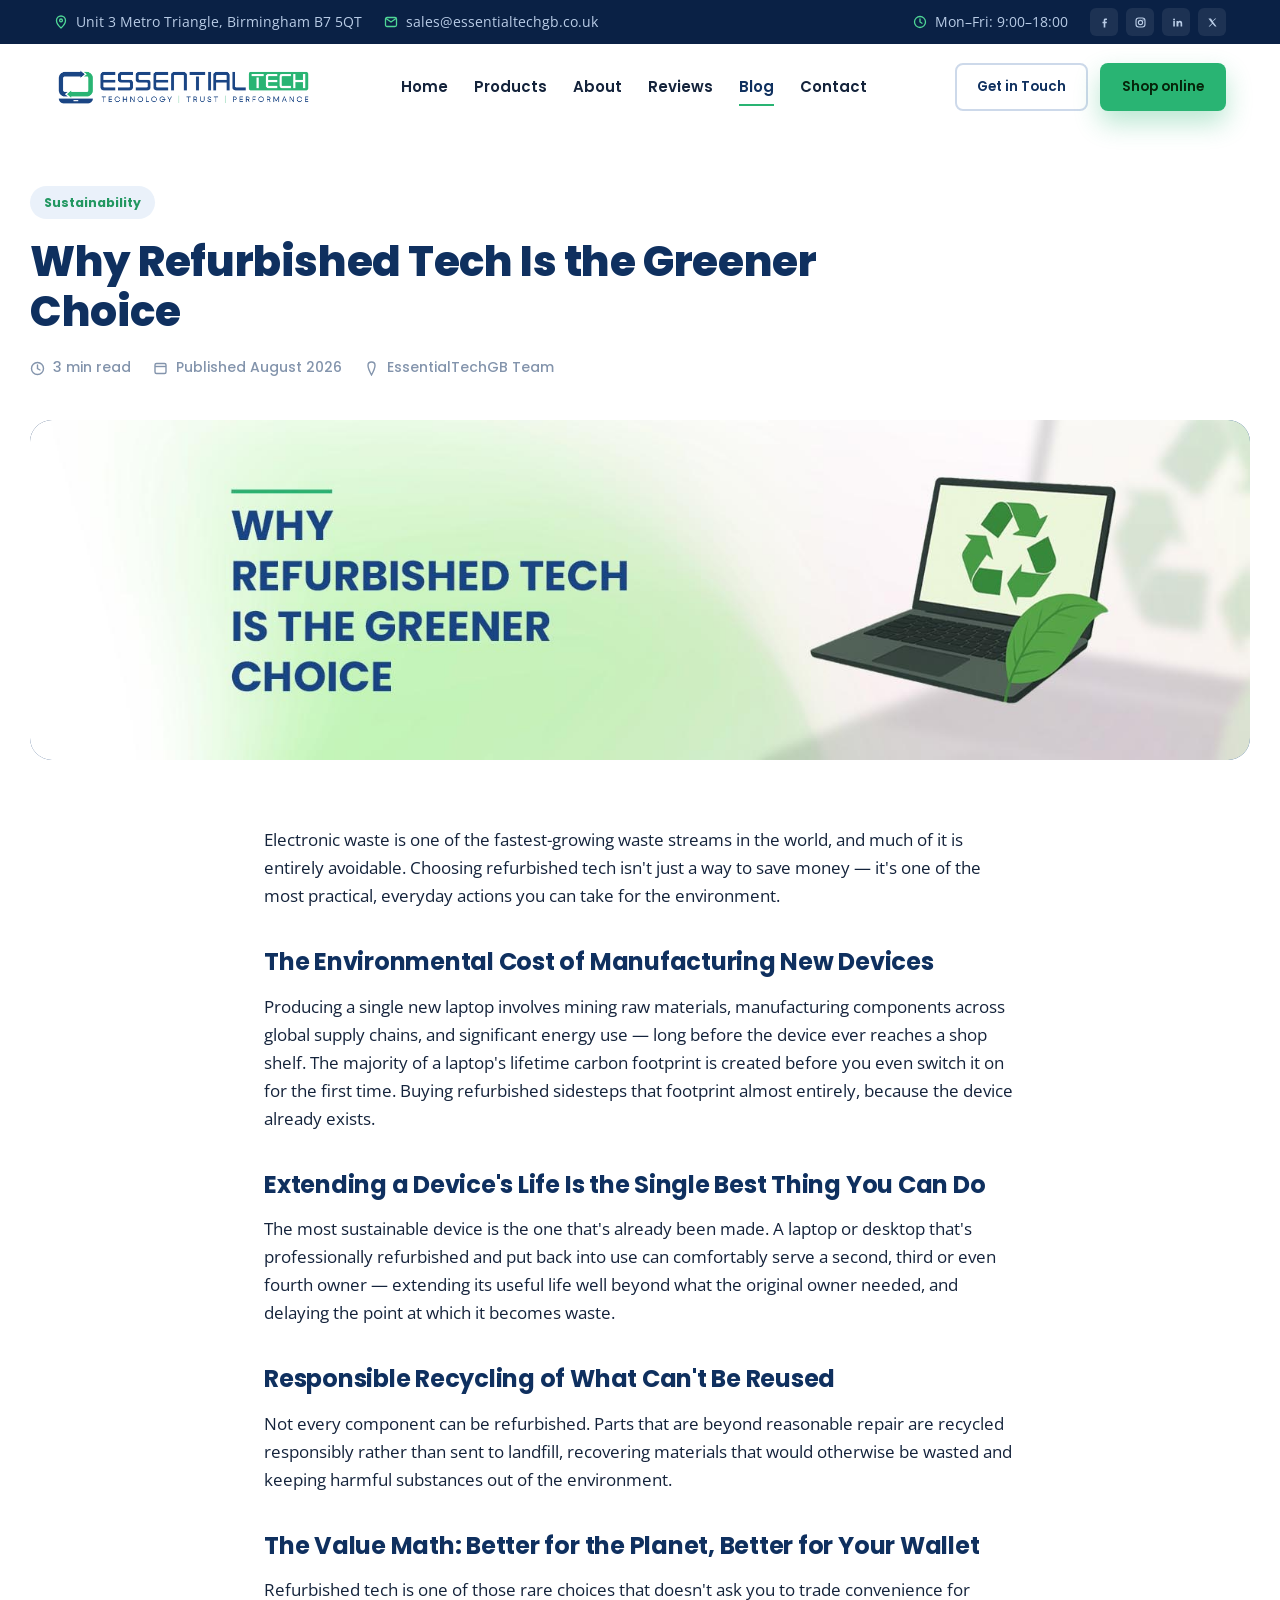
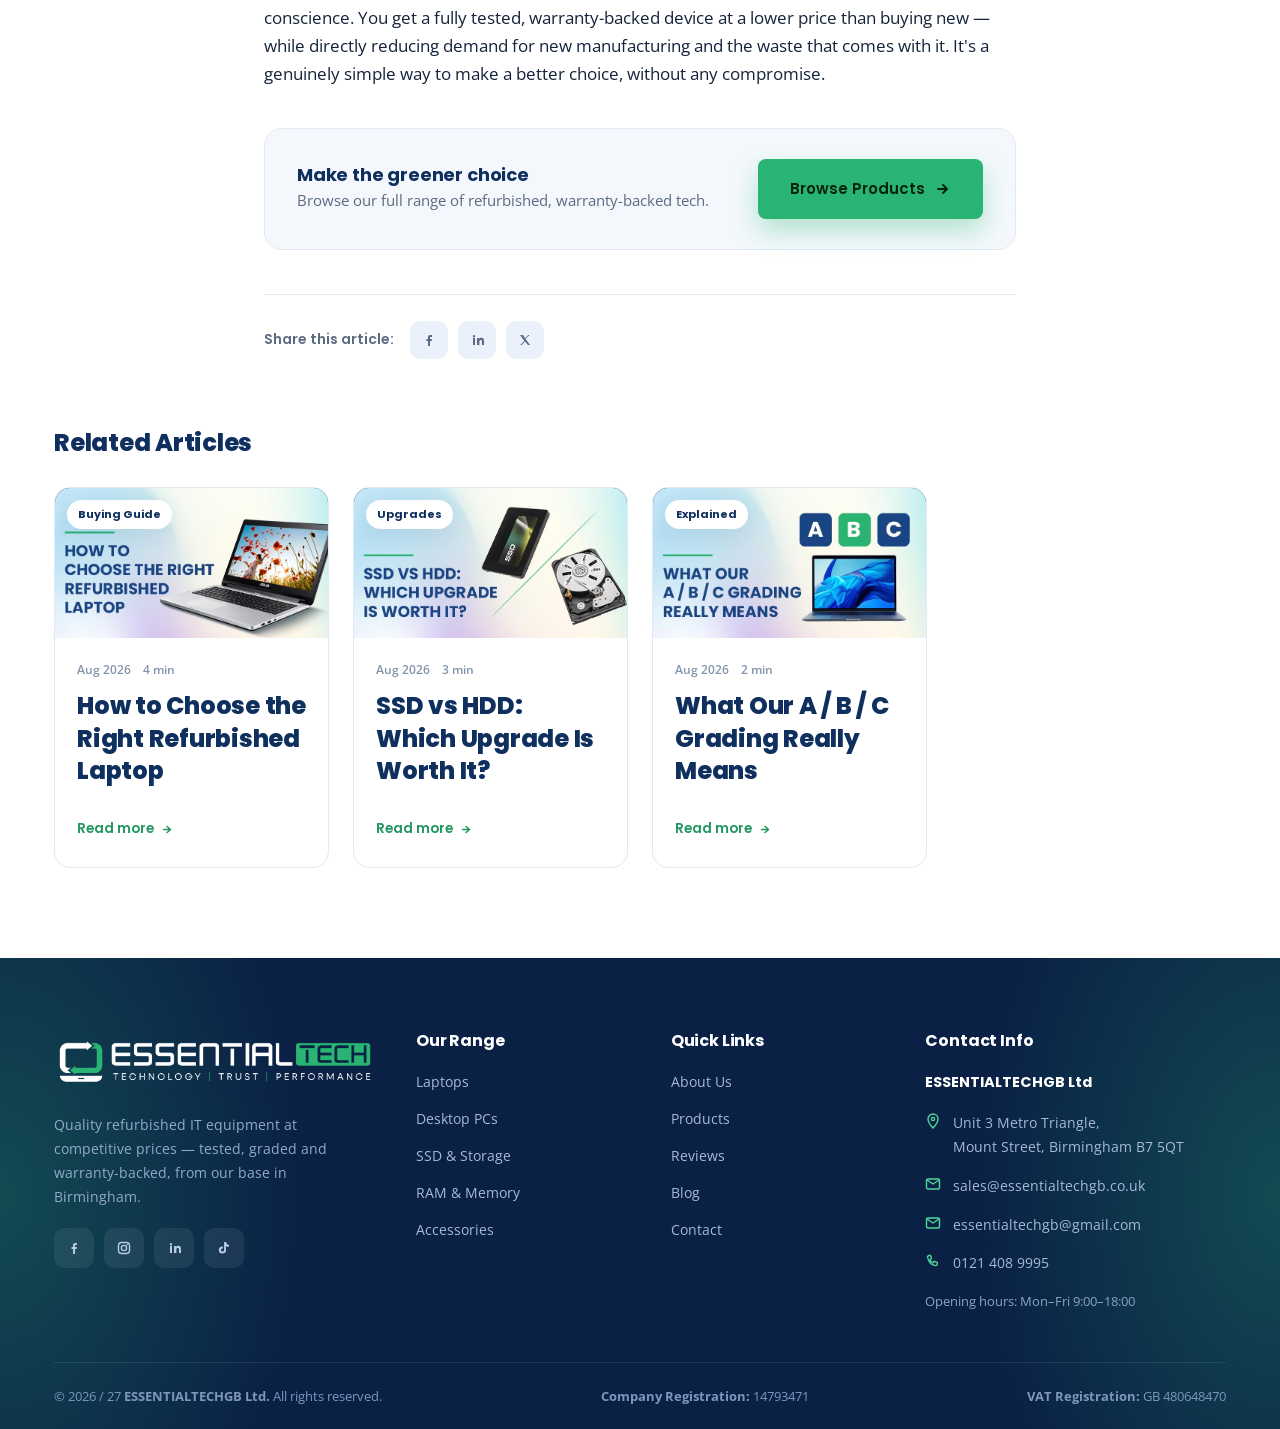
<file: blog-refurbished-green-choice.html>
<!DOCTYPE html>
<html lang="en">
<head>
<meta charset="UTF-8">
<meta name="viewport" content="width=device-width, initial-scale=1.0">
<title>Why Refurbished Tech Is the Greener Choice | EssentialTechGB Ltd Blog</title>
<meta name="description" content="The environmental case for buying refurbished IT equipment — less e-waste, lower manufacturing impact, and real value for money.">
<link rel="preconnect" href="https://fonts.googleapis.com">
<link rel="preconnect" href="https://fonts.gstatic.com" crossorigin>
<link href="https://fonts.googleapis.com/css2?family=Poppins:wght@400;500;600;700;800&family=Open+Sans:wght@400;500;600;700&display=swap" rel="stylesheet">
<link rel="stylesheet" href="css/style.css">
</head>
<body>

<div class="topbar">
  <div class="wrap">
    <div class="tb-l">
      <a href="contact.html"><svg width="14" height="14" viewBox="0 0 14 14" fill="none"><path d="M7 1c2.5 0 4.5 2 4.5 4.5C11.5 9 7 13 7 13S2.5 9 2.5 5.5C2.5 3 4.5 1 7 1z" stroke="#4FD797" stroke-width="1.3"/><circle cx="7" cy="5.4" r="1.4" stroke="#4FD797" stroke-width="1.3"/></svg> Unit 3 Metro Triangle, Birmingham B7 5QT</a>
      <a href="mailto:sales@essentialtechgb.co.uk"><svg width="14" height="14" viewBox="0 0 14 14" fill="none"><rect x="1.5" y="2.5" width="11" height="9" rx="1.5" stroke="#4FD797" stroke-width="1.3"/><path d="M2 3.5L7 7l5-3.5" stroke="#4FD797" stroke-width="1.3"/></svg> sales@essentialtechgb.co.uk</a>
    </div>
    <div class="tb-r">
      <a href="#"><svg width="14" height="14" viewBox="0 0 14 14" fill="none"><circle cx="7" cy="7" r="5.5" stroke="#4FD797" stroke-width="1.3"/><path d="M7 4v3l2 1.2" stroke="#4FD797" stroke-width="1.3" stroke-linecap="round"/></svg><span> Mon–Fri: 9:00–18:00</span></a>
      <div class="soc">
        <a href="#" aria-label="Facebook"><svg width="13" height="13" viewBox="0 0 16 16" fill="#B9CCE6"><path d="M9 5.5V7h2l-.3 2H9v5H7V9H5.5V7H7V5.2C7 3.7 7.8 3 9.2 3H11v2H9.6c-.4 0-.6.2-.6.5z"/></svg></a>
        <a href="#" aria-label="Instagram"><svg width="13" height="13" viewBox="0 0 16 16" fill="none"><rect x="2.5" y="2.5" width="11" height="11" rx="3.2" stroke="#B9CCE6" stroke-width="1.4"/><circle cx="8" cy="8" r="2.6" stroke="#B9CCE6" stroke-width="1.4"/><circle cx="11.2" cy="4.8" r=".8" fill="#B9CCE6"/></svg></a>
        <a href="#" aria-label="LinkedIn"><svg width="13" height="13" viewBox="0 0 16 16" fill="#B9CCE6"><path d="M4 6h2v7H4V6zm1-3a1.2 1.2 0 110 2.4A1.2 1.2 0 015 3zm3 3h2v1c.4-.7 1.2-1.2 2.3-1.2 2 0 2.7 1.2 2.7 3.3V13h-2V9.5c0-.9-.3-1.6-1.2-1.6s-1.4.7-1.4 1.6V13H8V6z"/></svg></a>
        <a href="#" aria-label="X"><svg width="13" height="13" viewBox="0 0 16 16" fill="#B9CCE6"><path d="M3 3l4.4 6L3.2 13h1.5l3.3-3.6L11 13h2l-4.6-6.3L12.6 3h-1.5L8.2 6.3 6 3H3z"/></svg></a>
      </div>
    </div>
  </div>
</div>

<header id="header">
  <div class="wrap">
    <a class="brand" href="index.html"><img src="assets/images/logo.png" alt="EssentialTechGB Ltd"></a>
    <nav class="mainnav" id="nav">
      <a href="index.html">Home</a>
      <a href="products.html">Products</a>
      <a href="about.html">About</a>
      <a href="reviews.html">Reviews</a>
      <a href="blog.html" class="active">Blog</a>
      <a href="contact.html">Contact</a>
    </nav>
    <div class="head-right">
      <a class="btn btn-outline btn-sm" href="contact.html">Get in Touch</a>
      <a class="btn btn-primary btn-sm" href="https://www.ebay.co.uk/str/everydayneed" target="_blank" rel="noopener">Shop online</a>
      <button class="burger" id="burger" aria-label="Menu"><span></span><span></span><span></span></button>
    </div>
  </div>
</header>

<div class="wrap article-hero">
  <span class="cat-tag">Sustainability</span>
  <h1>Why Refurbished Tech Is the Greener Choice</h1>
  <div class="article-meta">
    <span><svg width="15" height="15" viewBox="0 0 15 15" fill="none"><circle cx="7.5" cy="7.5" r="6" stroke="#8394AC" stroke-width="1.4"/><path d="M7.5 4v3.5l2.5 1.5" stroke="#8394AC" stroke-width="1.4" stroke-linecap="round"/></svg> 3 min read</span>
    <span><svg width="15" height="15" viewBox="0 0 15 15" fill="none"><rect x="2" y="2.5" width="11" height="10" rx="1.5" stroke="#8394AC" stroke-width="1.4"/><path d="M2 5.5h11" stroke="#8394AC" stroke-width="1.4"/></svg> Published August 2026</span>
    <span><svg width="15" height="15" viewBox="0 0 15 15" fill="none"><path d="M7.5 1c2 0 3.5 1.5 3.5 3.5C11 7.5 7.5 14 7.5 14S4 7.5 4 4.5C4 2.5 5.5 1 7.5 1z" stroke="#8394AC" stroke-width="1.4"/></svg> EssentialTechGB Team</span>
  </div>
</div>

<div class="article-banner">
  <img src="assets/images/blog/sustainability-banner.jpg?v=2" alt="Refurbished tech is the greener choice">
</div>

<div class="article-body">
  <p>Electronic waste is one of the fastest-growing waste streams in the world, and much of it is entirely avoidable. Choosing refurbished tech isn't just a way to save money — it's one of the most practical, everyday actions you can take for the environment.</p>

  <h2>The Environmental Cost of Manufacturing New Devices</h2>
  <p>Producing a single new laptop involves mining raw materials, manufacturing components across global supply chains, and significant energy use — long before the device ever reaches a shop shelf. The majority of a laptop's lifetime carbon footprint is created before you even switch it on for the first time. Buying refurbished sidesteps that footprint almost entirely, because the device already exists.</p>

  <h2>Extending a Device's Life Is the Single Best Thing You Can Do</h2>
  <p>The most sustainable device is the one that's already been made. A laptop or desktop that's professionally refurbished and put back into use can comfortably serve a second, third or even fourth owner — extending its useful life well beyond what the original owner needed, and delaying the point at which it becomes waste.</p>

  <h2>Responsible Recycling of What Can't Be Reused</h2>
  <p>Not every component can be refurbished. Parts that are beyond reasonable repair are recycled responsibly rather than sent to landfill, recovering materials that would otherwise be wasted and keeping harmful substances out of the environment.</p>

  <h2>The Value Math: Better for the Planet, Better for Your Wallet</h2>
  <p>Refurbished tech is one of those rare choices that doesn't ask you to trade convenience for conscience. You get a fully tested, warranty-backed device at a lower price than buying new — while directly reducing demand for new manufacturing and the waste that comes with it. It's a genuinely simple way to make a better choice, without any compromise.</p>


  <div class="article-cta">
    <div><h4>Make the greener choice</h4><p>Browse our full range of refurbished, warranty-backed tech.</p></div>
    <a class="btn btn-primary" href="products.html">Browse Products <svg class="arw" width="16" height="16" viewBox="0 0 16 16" fill="none"><path d="M3 8h9M8 4l4 4-4 4" stroke="#06240a" stroke-width="2" stroke-linecap="round" stroke-linejoin="round"/></svg></a>
  </div>

  <div class="article-share">
    <span>Share this article:</span>
    <a class="share-ic" href="#" aria-label="Share on Facebook"><svg width="16" height="16" viewBox="0 0 16 16" fill="none"><path d="M9 5.5V7h2l-.3 2H9v5H7V9H5.5V7H7V5.2C7 3.7 7.8 3 9.2 3H11v2H9.6c-.4 0-.6.2-.6.5z" fill="#5C6B82"/></svg></a>
    <a class="share-ic" href="#" aria-label="Share on LinkedIn"><svg width="16" height="16" viewBox="0 0 16 16" fill="none"><path d="M4 6h2v7H4V6zm1-3a1.2 1.2 0 110 2.4A1.2 1.2 0 015 3zm3 3h2v1c.4-.7 1.2-1.2 2.3-1.2 2 0 2.7 1.2 2.7 3.3V13h-2V9.5c0-.9-.3-1.6-1.2-1.6s-1.4.7-1.4 1.6V13H8V6z" fill="#5C6B82"/></svg></a>
    <a class="share-ic" href="#" aria-label="Share on X"><svg width="16" height="16" viewBox="0 0 16 16" fill="none"><path d="M3 3l4.4 6L3.2 13h1.5l3.3-3.6L11 13h2l-4.6-6.3L12.6 3h-1.5L8.2 6.3 6 3H3z" fill="#5C6B82"/></svg></a>
  </div>
</div>

<div class="related">
  <h3>Related Articles</h3>
  <div class="blog-grid">
    <a class="post reveal" href="blog-refurbished-laptop-guide.html"><div class="thumb"><span class="cat">Buying Guide</span><img src="assets/images/blog/buying-guide.jpg" alt="Choosing a refurbished laptop" class="thumb-photo"></div><div class="body"><div class="meta"><span>Aug 2026</span><span>4 min</span></div><h3>How to Choose the Right Refurbished Laptop</h3><span class="go">Read more <svg width="13" height="13" viewBox="0 0 15 15" fill="none"><path d="M3 7.5h8M7 4l4 3.5-4 3.5" stroke="#229761" stroke-width="1.8" stroke-linecap="round" stroke-linejoin="round"/></svg></span></div></a>
    <a class="post reveal" href="blog-ssd-vs-hdd.html"><div class="thumb"><span class="cat">Upgrades</span><img src="assets/images/blog/ssd-vs-hdd.jpg" alt="SSD vs HDD comparison" class="thumb-photo"></div><div class="body"><div class="meta"><span>Aug 2026</span><span>3 min</span></div><h3>SSD vs HDD: Which Upgrade Is Worth It?</h3><span class="go">Read more <svg width="13" height="13" viewBox="0 0 15 15" fill="none"><path d="M3 7.5h8M7 4l4 3.5-4 3.5" stroke="#229761" stroke-width="1.8" stroke-linecap="round" stroke-linejoin="round"/></svg></span></div></a>
    <a class="post reveal" href="blog-grading-explained.html"><div class="thumb"><span class="cat">Explained</span><img src="assets/images/blog/grading-explained.jpg" alt="Laptop condition grading" class="thumb-photo"></div><div class="body"><div class="meta"><span>Aug 2026</span><span>2 min</span></div><h3>What Our A / B / C Grading Really Means</h3><span class="go">Read more <svg width="13" height="13" viewBox="0 0 15 15" fill="none"><path d="M3 7.5h8M7 4l4 3.5-4 3.5" stroke="#229761" stroke-width="1.8" stroke-linecap="round" stroke-linejoin="round"/></svg></span></div></a>
  </div>
</div>

<div style="height:90px"></div>

<footer id="contact">
  <div class="wrap">
    <div class="foot-top">
      <div class="foot-brand">
        <div class="foot-logo-card"><img src="assets/images/footer-logo.png" alt="EssentialTechGB Ltd"></div>
        <p>Quality refurbished IT equipment at competitive prices — tested, graded and warranty-backed, from our base in Birmingham.</p>
        <div class="soc">
          <a href="#" aria-label="Facebook"><svg width="16" height="16" viewBox="0 0 16 16" fill="#B7C9E4"><path d="M9 5.5V7h2l-.3 2H9v5H7V9H5.5V7H7V5.2C7 3.7 7.8 3 9.2 3H11v2H9.6c-.4 0-.6.2-.6.5z"/></svg></a>
          <a href="#" aria-label="Instagram"><svg width="16" height="16" viewBox="0 0 16 16" fill="none"><rect x="2.5" y="2.5" width="11" height="11" rx="3.2" stroke="#B7C9E4" stroke-width="1.4"/><circle cx="8" cy="8" r="2.6" stroke="#B7C9E4" stroke-width="1.4"/><circle cx="11.2" cy="4.8" r=".8" fill="#B7C9E4"/></svg></a>
          <a href="#" aria-label="LinkedIn"><svg width="16" height="16" viewBox="0 0 16 16" fill="#B7C9E4"><path d="M4 6h2v7H4V6zm1-3a1.2 1.2 0 110 2.4A1.2 1.2 0 015 3zm3 3h2v1c.4-.7 1.2-1.2 2.3-1.2 2 0 2.7 1.2 2.7 3.3V13h-2V9.5c0-.9-.3-1.6-1.2-1.6s-1.4.7-1.4 1.6V13H8V6z"/></svg></a>
          <a href="#" aria-label="TikTok"><svg width="16" height="16" viewBox="0 0 16 16" fill="#B7C9E4"><path d="M10 2c.3 1.6 1.3 2.7 2.9 2.9v2c-1.1 0-2.1-.35-2.9-.95V10a3.6 3.6 0 11-3.6-3.6c.2 0 .4 0 .6.05v2.1a1.55 1.55 0 101.1 1.48V2H10z"/></svg></a>
        </div>
      </div>
      <div class="foot-col">
        <h4>Our Range</h4>
        <a href="products.html#laptops">Laptops</a>
        <a href="products.html#desktops">Desktop PCs</a>
        <a href="products.html#storage">SSD &amp; Storage</a>
        <a href="products.html#memory">RAM &amp; Memory</a>
        <a href="products.html#accessories">Accessories</a>
      </div>
      <div class="foot-col">
        <h4>Quick Links</h4>
        <a href="about.html">About Us</a>
        <a href="products.html">Products</a>
        <a href="reviews.html">Reviews</a>
        <a href="blog.html">Blog</a>
        <a href="contact.html">Contact</a>
      </div>
      <div class="foot-col foot-contact">
        <h4>Contact Info</h4>
        <p class="foot-company">ESSENTIALTECHGB Ltd</p>
        <div class="row"><svg width="16" height="16" viewBox="0 0 16 16" fill="none"><path d="M8 1c2.8 0 5 2.2 5 5 0 3.8-5 9-5 9S3 9.8 3 6c0-2.8 2.2-5 5-5z" stroke="#4FD797" stroke-width="1.4"/><circle cx="8" cy="6" r="1.6" stroke="#4FD797" stroke-width="1.4"/></svg><span>Unit 3 Metro Triangle,<br>Mount Street, Birmingham B7 5QT</span></div>
        <div class="row"><svg width="16" height="16" viewBox="0 0 16 16" fill="none"><rect x="1.5" y="3" width="13" height="10" rx="1.5" stroke="#4FD797" stroke-width="1.4"/><path d="M2 4l6 4 6-4" stroke="#4FD797" stroke-width="1.4"/></svg><span>sales@essentialtechgb.co.uk</span></div>
        <div class="row"><svg width="16" height="16" viewBox="0 0 16 16" fill="none"><rect x="1.5" y="3" width="13" height="10" rx="1.5" stroke="#4FD797" stroke-width="1.4"/><path d="M2 4l6 4 6-4" stroke="#4FD797" stroke-width="1.4"/></svg><span>essentialtechgb@gmail.com</span></div>
        <div class="row"><svg width="16" height="16" viewBox="0 0 16 16" fill="none"><path d="M3.5 2.5h2l1 3-1.5 1.2c.6 1.4 1.7 2.5 3.1 3.1l1.2-1.5 3 1v2c0 .8-.7 1.4-1.5 1.3C6.8 12.3 3.7 9.2 2.5 4.2c-.1-.8.5-1.5 1.3-1.5z" stroke="#4FD797" stroke-width="1.4" stroke-linejoin="round"/></svg><span>0121 408 9995</span></div>
        <div class="foot-hours">Opening hours: Mon–Fri 9:00–18:00</div>
      </div>
    </div>
    <div class="foot-bottom">
      <span>© <span class="copy-year">2026 / 27</span> <b>ESSENTIALTECHGB Ltd.</b> All rights reserved.</span>
      <span><b>Company Registration:</b> 14793471</span>
      <span><b>VAT Registration:</b> GB 480648470</span>
    </div>
  </div>
</footer>

<script src="assets/js/main.js"></script>
</body>
</html>
</file>
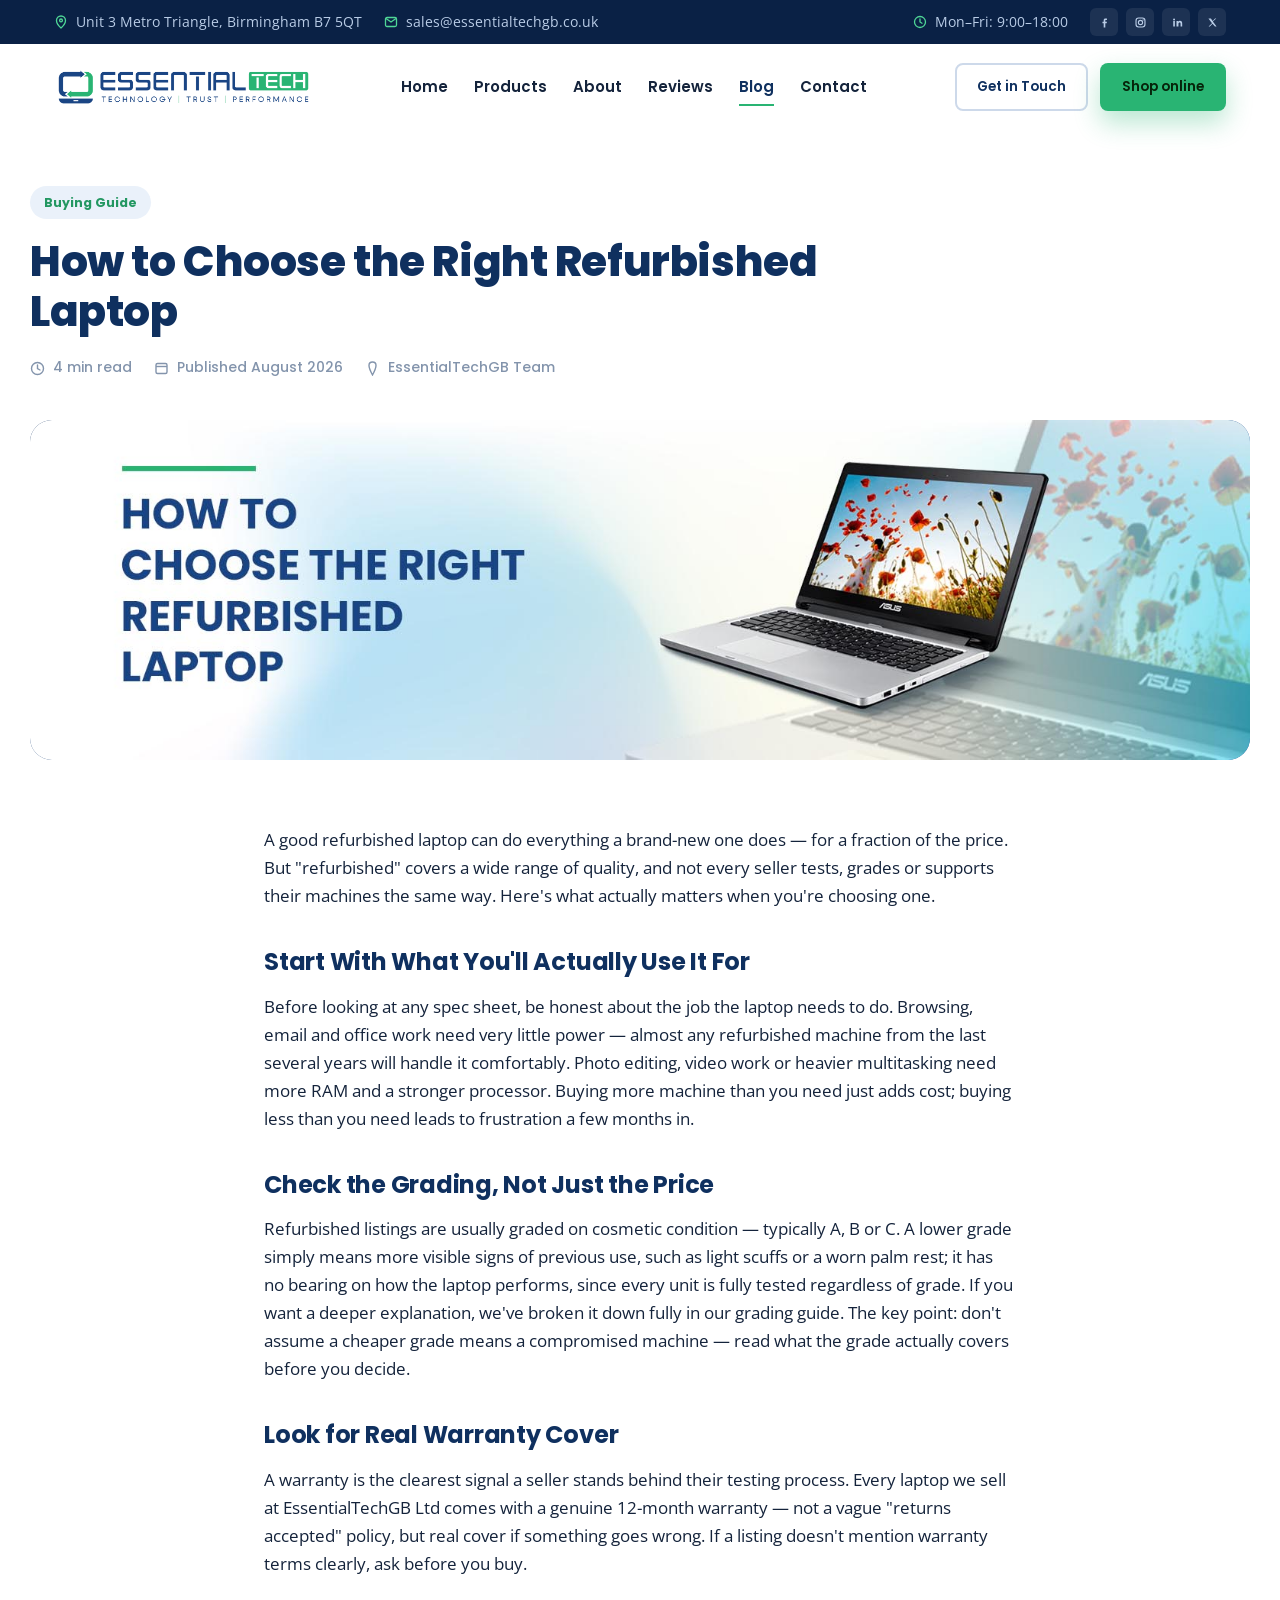
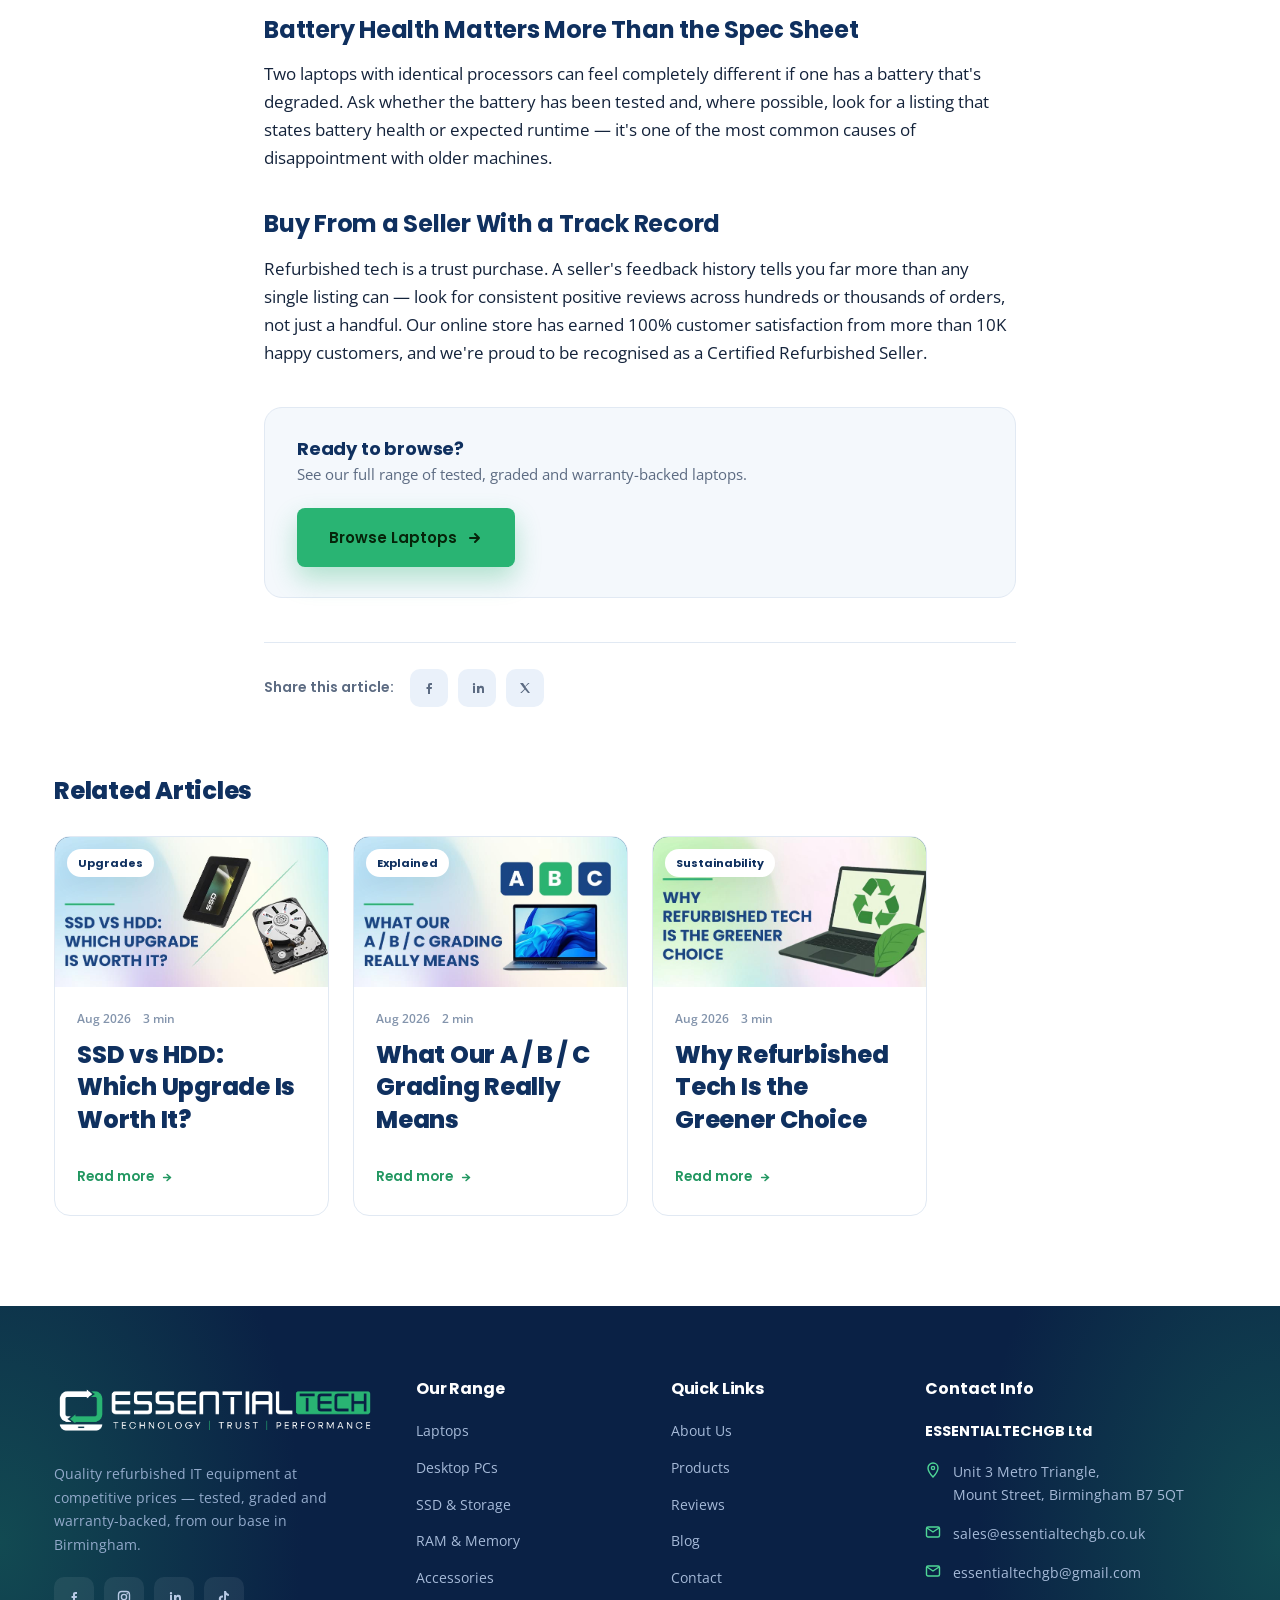
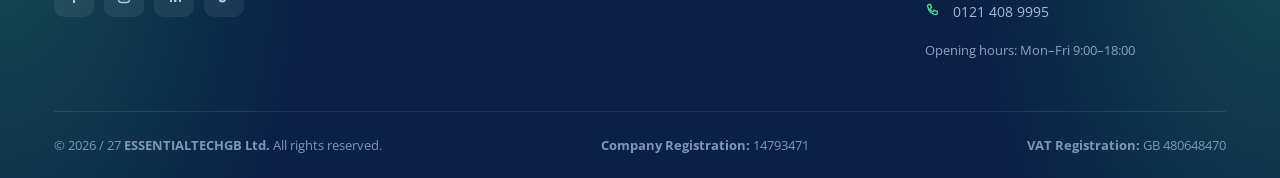
<file: blog-refurbished-laptop-guide.html>
<!DOCTYPE html>
<html lang="en">
<head>
<meta charset="UTF-8">
<meta name="viewport" content="width=device-width, initial-scale=1.0">
<title>How to Choose the Right Refurbished Laptop | EssentialTechGB Ltd Blog</title>
<meta name="description" content="A practical guide to buying a refurbished laptop — what to check, what grading means, and why warranty and seller reputation matter.">
<link rel="preconnect" href="https://fonts.googleapis.com">
<link rel="preconnect" href="https://fonts.gstatic.com" crossorigin>
<link href="https://fonts.googleapis.com/css2?family=Poppins:wght@400;500;600;700;800&family=Open+Sans:wght@400;500;600;700&display=swap" rel="stylesheet">
<link rel="stylesheet" href="css/style.css">
</head>
<body>

<div class="topbar">
  <div class="wrap">
    <div class="tb-l">
      <a href="contact.html"><svg width="14" height="14" viewBox="0 0 14 14" fill="none"><path d="M7 1c2.5 0 4.5 2 4.5 4.5C11.5 9 7 13 7 13S2.5 9 2.5 5.5C2.5 3 4.5 1 7 1z" stroke="#4FD797" stroke-width="1.3"/><circle cx="7" cy="5.4" r="1.4" stroke="#4FD797" stroke-width="1.3"/></svg> Unit 3 Metro Triangle, Birmingham B7 5QT</a>
      <a href="mailto:sales@essentialtechgb.co.uk"><svg width="14" height="14" viewBox="0 0 14 14" fill="none"><rect x="1.5" y="2.5" width="11" height="9" rx="1.5" stroke="#4FD797" stroke-width="1.3"/><path d="M2 3.5L7 7l5-3.5" stroke="#4FD797" stroke-width="1.3"/></svg> sales@essentialtechgb.co.uk</a>
    </div>
    <div class="tb-r">
      <a href="#"><svg width="14" height="14" viewBox="0 0 14 14" fill="none"><circle cx="7" cy="7" r="5.5" stroke="#4FD797" stroke-width="1.3"/><path d="M7 4v3l2 1.2" stroke="#4FD797" stroke-width="1.3" stroke-linecap="round"/></svg><span> Mon–Fri: 9:00–18:00</span></a>
      <div class="soc">
        <a href="#" aria-label="Facebook"><svg width="13" height="13" viewBox="0 0 16 16" fill="#B9CCE6"><path d="M9 5.5V7h2l-.3 2H9v5H7V9H5.5V7H7V5.2C7 3.7 7.8 3 9.2 3H11v2H9.6c-.4 0-.6.2-.6.5z"/></svg></a>
        <a href="#" aria-label="Instagram"><svg width="13" height="13" viewBox="0 0 16 16" fill="none"><rect x="2.5" y="2.5" width="11" height="11" rx="3.2" stroke="#B9CCE6" stroke-width="1.4"/><circle cx="8" cy="8" r="2.6" stroke="#B9CCE6" stroke-width="1.4"/><circle cx="11.2" cy="4.8" r=".8" fill="#B9CCE6"/></svg></a>
        <a href="#" aria-label="LinkedIn"><svg width="13" height="13" viewBox="0 0 16 16" fill="#B9CCE6"><path d="M4 6h2v7H4V6zm1-3a1.2 1.2 0 110 2.4A1.2 1.2 0 015 3zm3 3h2v1c.4-.7 1.2-1.2 2.3-1.2 2 0 2.7 1.2 2.7 3.3V13h-2V9.5c0-.9-.3-1.6-1.2-1.6s-1.4.7-1.4 1.6V13H8V6z"/></svg></a>
        <a href="#" aria-label="X"><svg width="13" height="13" viewBox="0 0 16 16" fill="#B9CCE6"><path d="M3 3l4.4 6L3.2 13h1.5l3.3-3.6L11 13h2l-4.6-6.3L12.6 3h-1.5L8.2 6.3 6 3H3z"/></svg></a>
      </div>
    </div>
  </div>
</div>

<header id="header">
  <div class="wrap">
    <a class="brand" href="index.html"><img src="assets/images/logo.png" alt="EssentialTechGB Ltd"></a>
    <nav class="mainnav" id="nav">
      <a href="index.html">Home</a>
      <a href="products.html">Products</a>
      <a href="about.html">About</a>
      <a href="reviews.html">Reviews</a>
      <a href="blog.html" class="active">Blog</a>
      <a href="contact.html">Contact</a>
    </nav>
    <div class="head-right">
      <a class="btn btn-outline btn-sm" href="contact.html">Get in Touch</a>
      <a class="btn btn-primary btn-sm" href="https://www.ebay.co.uk/str/everydayneed" target="_blank" rel="noopener">Shop online</a>
      <button class="burger" id="burger" aria-label="Menu"><span></span><span></span><span></span></button>
    </div>
  </div>
</header>

<div class="wrap article-hero">
  <span class="cat-tag">Buying Guide</span>
  <h1>How to Choose the Right Refurbished Laptop</h1>
  <div class="article-meta">
    <span><svg width="15" height="15" viewBox="0 0 15 15" fill="none"><circle cx="7.5" cy="7.5" r="6" stroke="#8394AC" stroke-width="1.4"/><path d="M7.5 4v3.5l2.5 1.5" stroke="#8394AC" stroke-width="1.4" stroke-linecap="round"/></svg> 4 min read</span>
    <span><svg width="15" height="15" viewBox="0 0 15 15" fill="none"><rect x="2" y="2.5" width="11" height="10" rx="1.5" stroke="#8394AC" stroke-width="1.4"/><path d="M2 5.5h11" stroke="#8394AC" stroke-width="1.4"/></svg> Published August 2026</span>
    <span><svg width="15" height="15" viewBox="0 0 15 15" fill="none"><path d="M7.5 1c2 0 3.5 1.5 3.5 3.5C11 7.5 7.5 14 7.5 14S4 7.5 4 4.5C4 2.5 5.5 1 7.5 1z" stroke="#8394AC" stroke-width="1.4"/></svg> EssentialTechGB Team</span>
  </div>
</div>

<div class="article-banner">
  <img src="assets/images/blog/buying-guide-banner.jpg?v=2" alt="Choosing a refurbished laptop">
</div>

<div class="article-body">
  <p>A good refurbished laptop can do everything a brand-new one does — for a fraction of the price. But "refurbished" covers a wide range of quality, and not every seller tests, grades or supports their machines the same way. Here's what actually matters when you're choosing one.</p>

  <h2>Start With What You'll Actually Use It For</h2>
  <p>Before looking at any spec sheet, be honest about the job the laptop needs to do. Browsing, email and office work need very little power — almost any refurbished machine from the last several years will handle it comfortably. Photo editing, video work or heavier multitasking need more RAM and a stronger processor. Buying more machine than you need just adds cost; buying less than you need leads to frustration a few months in.</p>

  <h2>Check the Grading, Not Just the Price</h2>
  <p>Refurbished listings are usually graded on cosmetic condition — typically A, B or C. A lower grade simply means more visible signs of previous use, such as light scuffs or a worn palm rest; it has no bearing on how the laptop performs, since every unit is fully tested regardless of grade. If you want a deeper explanation, we've broken it down fully in <a href="blog-grading-explained.html">our grading guide</a>. The key point: don't assume a cheaper grade means a compromised machine — read what the grade actually covers before you decide.</p>

  <h2>Look for Real Warranty Cover</h2>
  <p>A warranty is the clearest signal a seller stands behind their testing process. Every laptop we sell at EssentialTechGB Ltd comes with a genuine 12-month warranty — not a vague "returns accepted" policy, but real cover if something goes wrong. If a listing doesn't mention warranty terms clearly, ask before you buy.</p>

  <h2>Battery Health Matters More Than the Spec Sheet</h2>
  <p>Two laptops with identical processors can feel completely different if one has a battery that's degraded. Ask whether the battery has been tested and, where possible, look for a listing that states battery health or expected runtime — it's one of the most common causes of disappointment with older machines.</p>

  <h2>Buy From a Seller With a Track Record</h2>
  <p>Refurbished tech is a trust purchase. A seller's feedback history tells you far more than any single listing can — look for consistent positive reviews across hundreds or thousands of orders, not just a handful. Our online store has earned 100% customer satisfaction from more than 10K happy customers, and we're proud to be recognised as a Certified Refurbished Seller.</p>

  <div class="article-cta">
    <div><h4>Ready to browse?</h4><p>See our full range of tested, graded and warranty-backed laptops.</p></div>
    <a class="btn btn-primary" href="products.html#laptops">Browse Laptops <svg class="arw" width="16" height="16" viewBox="0 0 16 16" fill="none"><path d="M3 8h9M8 4l4 4-4 4" stroke="#06240a" stroke-width="2" stroke-linecap="round" stroke-linejoin="round"/></svg></a>
  </div>

  <div class="article-share">
    <span>Share this article:</span>
    <a class="share-ic" href="#" aria-label="Share on Facebook"><svg width="16" height="16" viewBox="0 0 16 16" fill="none"><path d="M9 5.5V7h2l-.3 2H9v5H7V9H5.5V7H7V5.2C7 3.7 7.8 3 9.2 3H11v2H9.6c-.4 0-.6.2-.6.5z" fill="#5C6B82"/></svg></a>
    <a class="share-ic" href="#" aria-label="Share on LinkedIn"><svg width="16" height="16" viewBox="0 0 16 16" fill="none"><path d="M4 6h2v7H4V6zm1-3a1.2 1.2 0 110 2.4A1.2 1.2 0 015 3zm3 3h2v1c.4-.7 1.2-1.2 2.3-1.2 2 0 2.7 1.2 2.7 3.3V13h-2V9.5c0-.9-.3-1.6-1.2-1.6s-1.4.7-1.4 1.6V13H8V6z" fill="#5C6B82"/></svg></a>
    <a class="share-ic" href="#" aria-label="Share on X"><svg width="16" height="16" viewBox="0 0 16 16" fill="none"><path d="M3 3l4.4 6L3.2 13h1.5l3.3-3.6L11 13h2l-4.6-6.3L12.6 3h-1.5L8.2 6.3 6 3H3z" fill="#5C6B82"/></svg></a>
  </div>
</div>

<div class="related">
  <h3>Related Articles</h3>
  <div class="blog-grid">
    <a class="post reveal" href="blog-ssd-vs-hdd.html"><div class="thumb"><span class="cat">Upgrades</span><img src="assets/images/blog/ssd-vs-hdd.jpg" alt="SSD vs HDD comparison" class="thumb-photo"></div><div class="body"><div class="meta"><span>Aug 2026</span><span>3 min</span></div><h3>SSD vs HDD: Which Upgrade Is Worth It?</h3><span class="go">Read more <svg width="13" height="13" viewBox="0 0 15 15" fill="none"><path d="M3 7.5h8M7 4l4 3.5-4 3.5" stroke="#229761" stroke-width="1.8" stroke-linecap="round" stroke-linejoin="round"/></svg></span></div></a>
    <a class="post reveal d1" href="blog-grading-explained.html"><div class="thumb"><span class="cat">Explained</span><img src="assets/images/blog/grading-explained.jpg" alt="Laptop condition grading" class="thumb-photo"></div><div class="body"><div class="meta"><span>Aug 2026</span><span>2 min</span></div><h3>What Our A / B / C Grading Really Means</h3><span class="go">Read more <svg width="13" height="13" viewBox="0 0 15 15" fill="none"><path d="M3 7.5h8M7 4l4 3.5-4 3.5" stroke="#229761" stroke-width="1.8" stroke-linecap="round" stroke-linejoin="round"/></svg></span></div></a>
    <a class="post reveal d2" href="blog-refurbished-green-choice.html"><div class="thumb"><span class="cat">Sustainability</span><img src="assets/images/blog/sustainability.jpg" alt="Refurbished tech is the greener choice" class="thumb-photo"></div><div class="body"><div class="meta"><span>Aug 2026</span><span>3 min</span></div><h3>Why Refurbished Tech Is the Greener Choice</h3><span class="go">Read more <svg width="13" height="13" viewBox="0 0 15 15" fill="none"><path d="M3 7.5h8M7 4l4 3.5-4 3.5" stroke="#229761" stroke-width="1.8" stroke-linecap="round" stroke-linejoin="round"/></svg></span></div></a>
  </div>
</div>

<div style="height:90px"></div>

<footer id="contact">
  <div class="wrap">
    <div class="foot-top">
      <div class="foot-brand">
        <div class="foot-logo-card"><img src="assets/images/footer-logo.png" alt="EssentialTechGB Ltd"></div>
        <p>Quality refurbished IT equipment at competitive prices — tested, graded and warranty-backed, from our base in Birmingham.</p>
        <div class="soc">
          <a href="#" aria-label="Facebook"><svg width="16" height="16" viewBox="0 0 16 16" fill="#B7C9E4"><path d="M9 5.5V7h2l-.3 2H9v5H7V9H5.5V7H7V5.2C7 3.7 7.8 3 9.2 3H11v2H9.6c-.4 0-.6.2-.6.5z"/></svg></a>
          <a href="#" aria-label="Instagram"><svg width="16" height="16" viewBox="0 0 16 16" fill="none"><rect x="2.5" y="2.5" width="11" height="11" rx="3.2" stroke="#B7C9E4" stroke-width="1.4"/><circle cx="8" cy="8" r="2.6" stroke="#B7C9E4" stroke-width="1.4"/><circle cx="11.2" cy="4.8" r=".8" fill="#B7C9E4"/></svg></a>
          <a href="#" aria-label="LinkedIn"><svg width="16" height="16" viewBox="0 0 16 16" fill="#B7C9E4"><path d="M4 6h2v7H4V6zm1-3a1.2 1.2 0 110 2.4A1.2 1.2 0 015 3zm3 3h2v1c.4-.7 1.2-1.2 2.3-1.2 2 0 2.7 1.2 2.7 3.3V13h-2V9.5c0-.9-.3-1.6-1.2-1.6s-1.4.7-1.4 1.6V13H8V6z"/></svg></a>
          <a href="#" aria-label="TikTok"><svg width="16" height="16" viewBox="0 0 16 16" fill="#B7C9E4"><path d="M10 2c.3 1.6 1.3 2.7 2.9 2.9v2c-1.1 0-2.1-.35-2.9-.95V10a3.6 3.6 0 11-3.6-3.6c.2 0 .4 0 .6.05v2.1a1.55 1.55 0 101.1 1.48V2H10z"/></svg></a>
        </div>
      </div>
      <div class="foot-col">
        <h4>Our Range</h4>
        <a href="products.html#laptops">Laptops</a>
        <a href="products.html#desktops">Desktop PCs</a>
        <a href="products.html#storage">SSD &amp; Storage</a>
        <a href="products.html#memory">RAM &amp; Memory</a>
        <a href="products.html#accessories">Accessories</a>
      </div>
      <div class="foot-col">
        <h4>Quick Links</h4>
        <a href="about.html">About Us</a>
        <a href="products.html">Products</a>
        <a href="reviews.html">Reviews</a>
        <a href="blog.html">Blog</a>
        <a href="contact.html">Contact</a>
      </div>
      <div class="foot-col foot-contact">
        <h4>Contact Info</h4>
        <p class="foot-company">ESSENTIALTECHGB Ltd</p>
        <div class="row"><svg width="16" height="16" viewBox="0 0 16 16" fill="none"><path d="M8 1c2.8 0 5 2.2 5 5 0 3.8-5 9-5 9S3 9.8 3 6c0-2.8 2.2-5 5-5z" stroke="#4FD797" stroke-width="1.4"/><circle cx="8" cy="6" r="1.6" stroke="#4FD797" stroke-width="1.4"/></svg><span>Unit 3 Metro Triangle,<br>Mount Street, Birmingham B7 5QT</span></div>
        <div class="row"><svg width="16" height="16" viewBox="0 0 16 16" fill="none"><rect x="1.5" y="3" width="13" height="10" rx="1.5" stroke="#4FD797" stroke-width="1.4"/><path d="M2 4l6 4 6-4" stroke="#4FD797" stroke-width="1.4"/></svg><span>sales@essentialtechgb.co.uk</span></div>
        <div class="row"><svg width="16" height="16" viewBox="0 0 16 16" fill="none"><rect x="1.5" y="3" width="13" height="10" rx="1.5" stroke="#4FD797" stroke-width="1.4"/><path d="M2 4l6 4 6-4" stroke="#4FD797" stroke-width="1.4"/></svg><span>essentialtechgb@gmail.com</span></div>
        <div class="row"><svg width="16" height="16" viewBox="0 0 16 16" fill="none"><path d="M3.5 2.5h2l1 3-1.5 1.2c.6 1.4 1.7 2.5 3.1 3.1l1.2-1.5 3 1v2c0 .8-.7 1.4-1.5 1.3C6.8 12.3 3.7 9.2 2.5 4.2c-.1-.8.5-1.5 1.3-1.5z" stroke="#4FD797" stroke-width="1.4" stroke-linejoin="round"/></svg><span>0121 408 9995</span></div>
        <div class="foot-hours">Opening hours: Mon–Fri 9:00–18:00</div>
      </div>
    </div>
    <div class="foot-bottom">
      <span>© <span class="copy-year">2026 / 27</span> <b>ESSENTIALTECHGB Ltd.</b> All rights reserved.</span>
      <span><b>Company Registration:</b> 14793471</span>
      <span><b>VAT Registration:</b> GB 480648470</span>
    </div>
  </div>
</footer>

<script src="assets/js/main.js"></script>
</body>
</html>
</file>
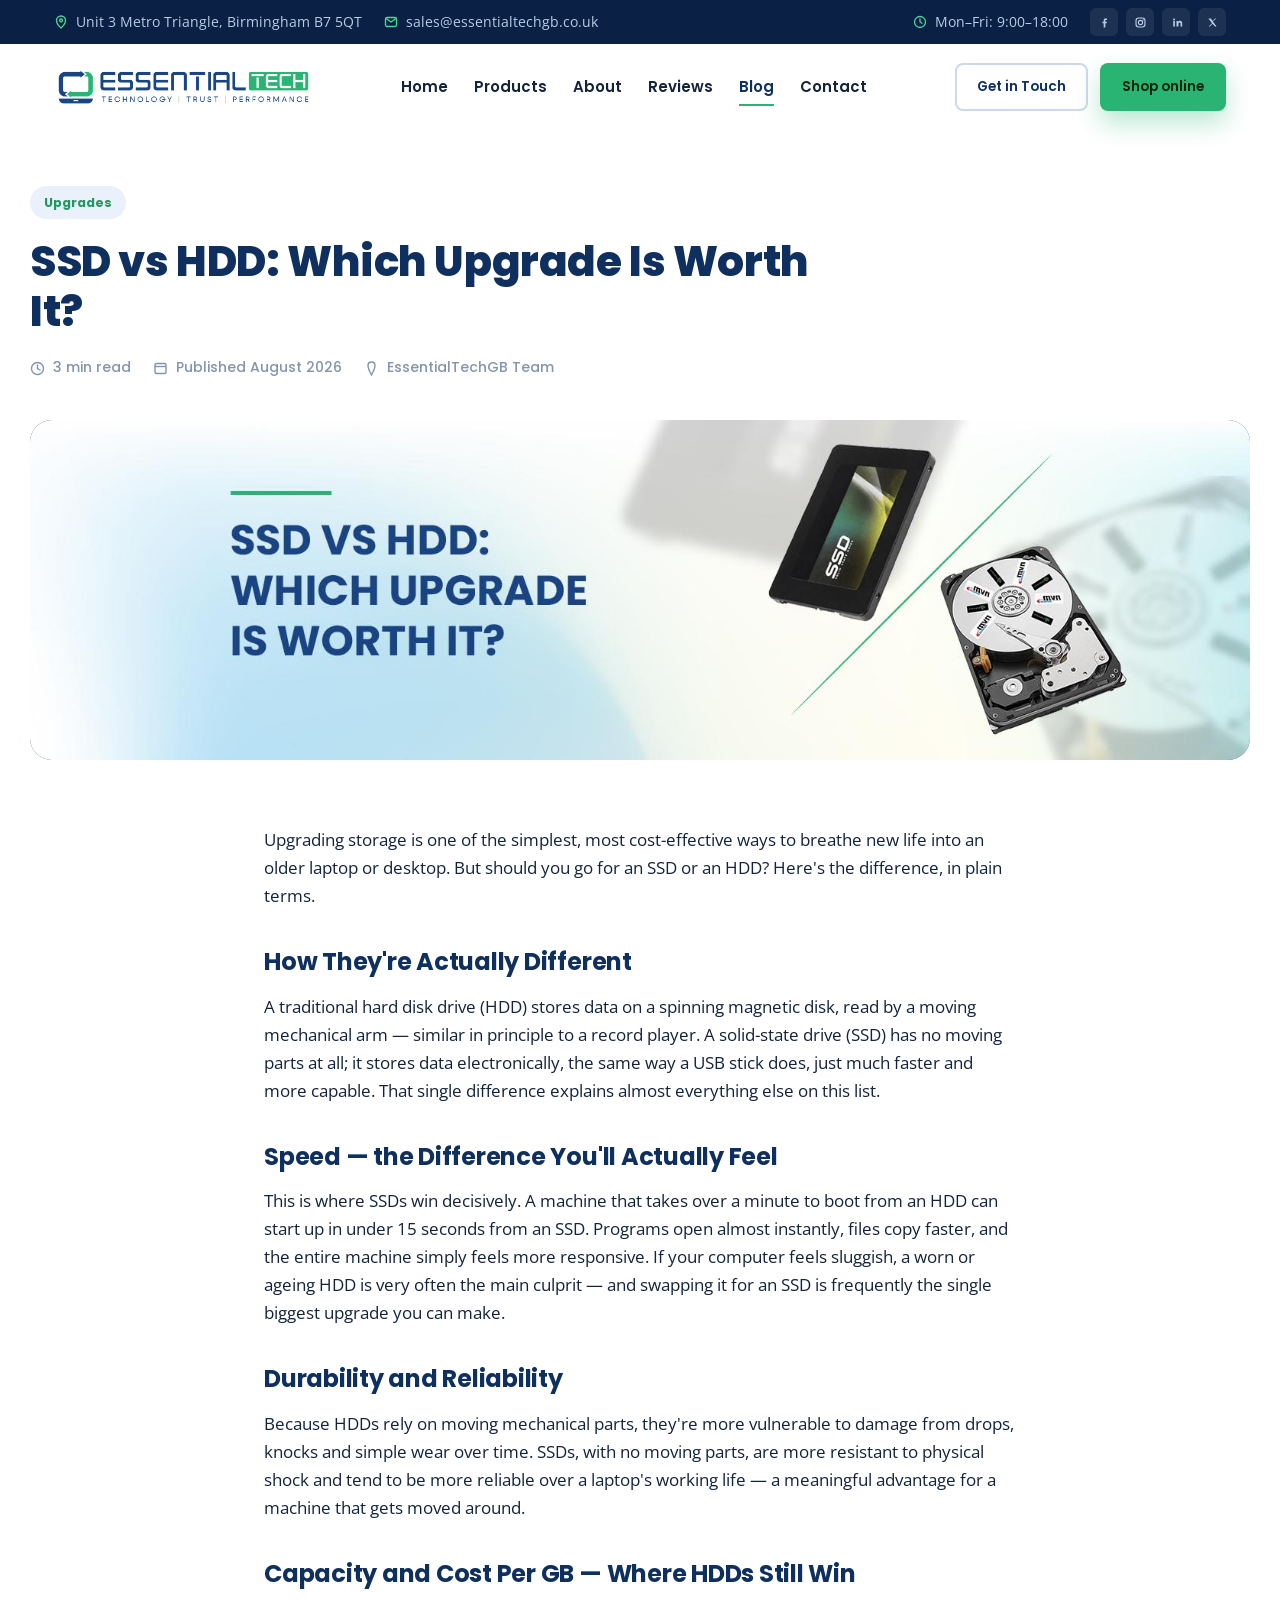
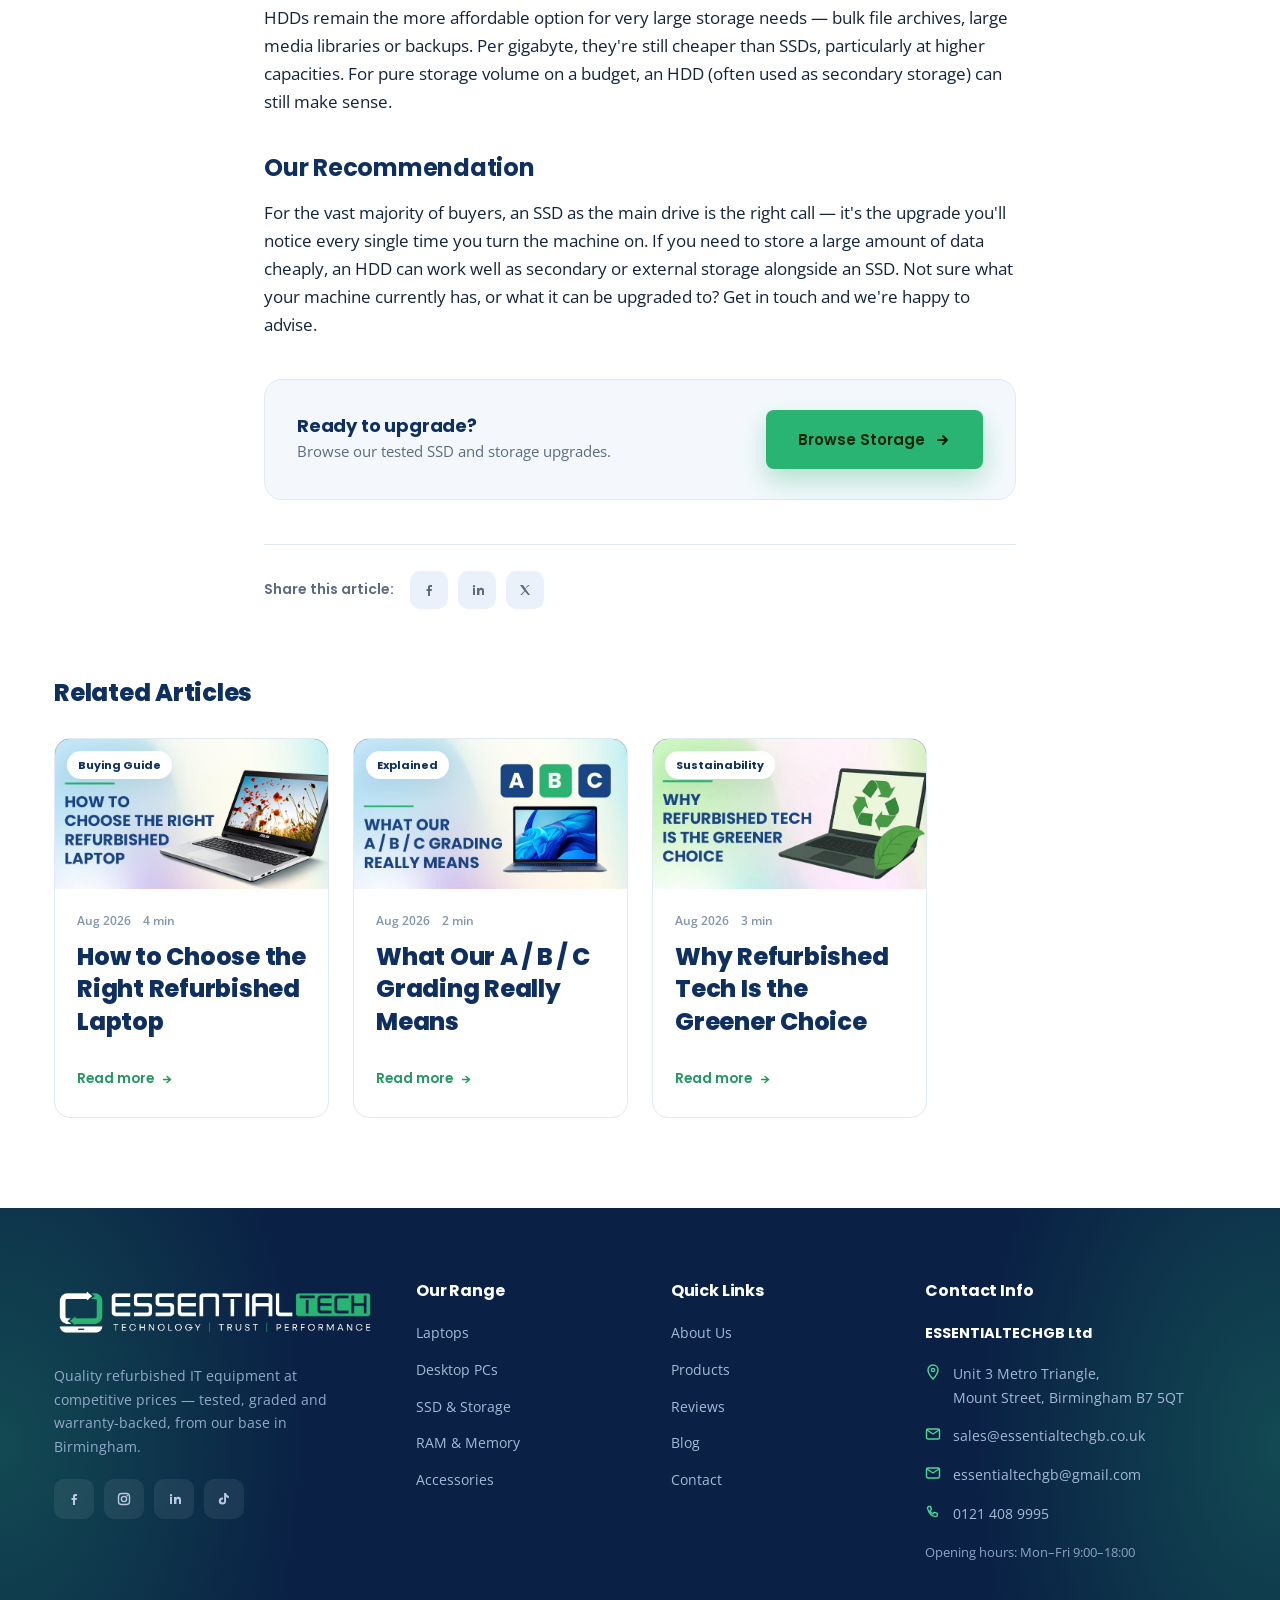
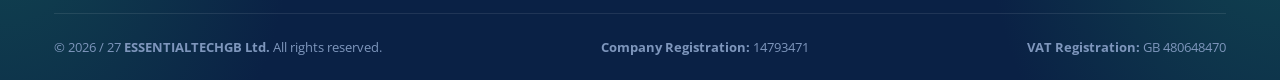
<file: blog-ssd-vs-hdd.html>
<!DOCTYPE html>
<html lang="en">
<head>
<meta charset="UTF-8">
<meta name="viewport" content="width=device-width, initial-scale=1.0">
<title>SSD vs HDD: Which Upgrade Is Worth It? | EssentialTechGB Ltd Blog</title>
<meta name="description" content="A plain-English comparison of SSD and HDD storage — speed, durability, cost and which upgrade is worth it for your machine.">
<link rel="preconnect" href="https://fonts.googleapis.com">
<link rel="preconnect" href="https://fonts.gstatic.com" crossorigin>
<link href="https://fonts.googleapis.com/css2?family=Poppins:wght@400;500;600;700;800&family=Open+Sans:wght@400;500;600;700&display=swap" rel="stylesheet">
<link rel="stylesheet" href="css/style.css">
</head>
<body>

<div class="topbar">
  <div class="wrap">
    <div class="tb-l">
      <a href="contact.html"><svg width="14" height="14" viewBox="0 0 14 14" fill="none"><path d="M7 1c2.5 0 4.5 2 4.5 4.5C11.5 9 7 13 7 13S2.5 9 2.5 5.5C2.5 3 4.5 1 7 1z" stroke="#4FD797" stroke-width="1.3"/><circle cx="7" cy="5.4" r="1.4" stroke="#4FD797" stroke-width="1.3"/></svg> Unit 3 Metro Triangle, Birmingham B7 5QT</a>
      <a href="mailto:sales@essentialtechgb.co.uk"><svg width="14" height="14" viewBox="0 0 14 14" fill="none"><rect x="1.5" y="2.5" width="11" height="9" rx="1.5" stroke="#4FD797" stroke-width="1.3"/><path d="M2 3.5L7 7l5-3.5" stroke="#4FD797" stroke-width="1.3"/></svg> sales@essentialtechgb.co.uk</a>
    </div>
    <div class="tb-r">
      <a href="#"><svg width="14" height="14" viewBox="0 0 14 14" fill="none"><circle cx="7" cy="7" r="5.5" stroke="#4FD797" stroke-width="1.3"/><path d="M7 4v3l2 1.2" stroke="#4FD797" stroke-width="1.3" stroke-linecap="round"/></svg><span> Mon–Fri: 9:00–18:00</span></a>
      <div class="soc">
        <a href="#" aria-label="Facebook"><svg width="13" height="13" viewBox="0 0 16 16" fill="#B9CCE6"><path d="M9 5.5V7h2l-.3 2H9v5H7V9H5.5V7H7V5.2C7 3.7 7.8 3 9.2 3H11v2H9.6c-.4 0-.6.2-.6.5z"/></svg></a>
        <a href="#" aria-label="Instagram"><svg width="13" height="13" viewBox="0 0 16 16" fill="none"><rect x="2.5" y="2.5" width="11" height="11" rx="3.2" stroke="#B9CCE6" stroke-width="1.4"/><circle cx="8" cy="8" r="2.6" stroke="#B9CCE6" stroke-width="1.4"/><circle cx="11.2" cy="4.8" r=".8" fill="#B9CCE6"/></svg></a>
        <a href="#" aria-label="LinkedIn"><svg width="13" height="13" viewBox="0 0 16 16" fill="#B9CCE6"><path d="M4 6h2v7H4V6zm1-3a1.2 1.2 0 110 2.4A1.2 1.2 0 015 3zm3 3h2v1c.4-.7 1.2-1.2 2.3-1.2 2 0 2.7 1.2 2.7 3.3V13h-2V9.5c0-.9-.3-1.6-1.2-1.6s-1.4.7-1.4 1.6V13H8V6z"/></svg></a>
        <a href="#" aria-label="X"><svg width="13" height="13" viewBox="0 0 16 16" fill="#B9CCE6"><path d="M3 3l4.4 6L3.2 13h1.5l3.3-3.6L11 13h2l-4.6-6.3L12.6 3h-1.5L8.2 6.3 6 3H3z"/></svg></a>
      </div>
    </div>
  </div>
</div>

<header id="header">
  <div class="wrap">
    <a class="brand" href="index.html"><img src="assets/images/logo.png" alt="EssentialTechGB Ltd"></a>
    <nav class="mainnav" id="nav">
      <a href="index.html">Home</a>
      <a href="products.html">Products</a>
      <a href="about.html">About</a>
      <a href="reviews.html">Reviews</a>
      <a href="blog.html" class="active">Blog</a>
      <a href="contact.html">Contact</a>
    </nav>
    <div class="head-right">
      <a class="btn btn-outline btn-sm" href="contact.html">Get in Touch</a>
      <a class="btn btn-primary btn-sm" href="https://www.ebay.co.uk/str/everydayneed" target="_blank" rel="noopener">Shop online</a>
      <button class="burger" id="burger" aria-label="Menu"><span></span><span></span><span></span></button>
    </div>
  </div>
</header>

<div class="wrap article-hero">
  <span class="cat-tag">Upgrades</span>
  <h1>SSD vs HDD: Which Upgrade Is Worth It?</h1>
  <div class="article-meta">
    <span><svg width="15" height="15" viewBox="0 0 15 15" fill="none"><circle cx="7.5" cy="7.5" r="6" stroke="#8394AC" stroke-width="1.4"/><path d="M7.5 4v3.5l2.5 1.5" stroke="#8394AC" stroke-width="1.4" stroke-linecap="round"/></svg> 3 min read</span>
    <span><svg width="15" height="15" viewBox="0 0 15 15" fill="none"><rect x="2" y="2.5" width="11" height="10" rx="1.5" stroke="#8394AC" stroke-width="1.4"/><path d="M2 5.5h11" stroke="#8394AC" stroke-width="1.4"/></svg> Published August 2026</span>
    <span><svg width="15" height="15" viewBox="0 0 15 15" fill="none"><path d="M7.5 1c2 0 3.5 1.5 3.5 3.5C11 7.5 7.5 14 7.5 14S4 7.5 4 4.5C4 2.5 5.5 1 7.5 1z" stroke="#8394AC" stroke-width="1.4"/></svg> EssentialTechGB Team</span>
  </div>
</div>

<div class="article-banner">
  <img src="assets/images/blog/ssd-vs-hdd-banner.jpg?v=2" alt="SSD vs HDD comparison">
</div>

<div class="article-body">
  <p>Upgrading storage is one of the simplest, most cost-effective ways to breathe new life into an older laptop or desktop. But should you go for an SSD or an HDD? Here's the difference, in plain terms.</p>

  <h2>How They're Actually Different</h2>
  <p>A traditional hard disk drive (HDD) stores data on a spinning magnetic disk, read by a moving mechanical arm — similar in principle to a record player. A solid-state drive (SSD) has no moving parts at all; it stores data electronically, the same way a USB stick does, just much faster and more capable. That single difference explains almost everything else on this list.</p>

  <h2>Speed — the Difference You'll Actually Feel</h2>
  <p>This is where SSDs win decisively. A machine that takes over a minute to boot from an HDD can start up in under 15 seconds from an SSD. Programs open almost instantly, files copy faster, and the entire machine simply feels more responsive. If your computer feels sluggish, a worn or ageing HDD is very often the main culprit — and swapping it for an SSD is frequently the single biggest upgrade you can make.</p>

  <h2>Durability and Reliability</h2>
  <p>Because HDDs rely on moving mechanical parts, they're more vulnerable to damage from drops, knocks and simple wear over time. SSDs, with no moving parts, are more resistant to physical shock and tend to be more reliable over a laptop's working life — a meaningful advantage for a machine that gets moved around.</p>

  <h2>Capacity and Cost Per GB — Where HDDs Still Win</h2>
  <p>HDDs remain the more affordable option for very large storage needs — bulk file archives, large media libraries or backups. Per gigabyte, they're still cheaper than SSDs, particularly at higher capacities. For pure storage volume on a budget, an HDD (often used as secondary storage) can still make sense.</p>

  <h2>Our Recommendation</h2>
  <p>For the vast majority of buyers, an SSD as the main drive is the right call — it's the upgrade you'll notice every single time you turn the machine on. If you need to store a large amount of data cheaply, an HDD can work well as secondary or external storage alongside an SSD. Not sure what your machine currently has, or what it can be upgraded to? Get in touch and we're happy to advise.</p>


  <div class="article-cta">
    <div><h4>Ready to upgrade?</h4><p>Browse our tested SSD and storage upgrades.</p></div>
    <a class="btn btn-primary" href="products.html#storage">Browse Storage <svg class="arw" width="16" height="16" viewBox="0 0 16 16" fill="none"><path d="M3 8h9M8 4l4 4-4 4" stroke="#06240a" stroke-width="2" stroke-linecap="round" stroke-linejoin="round"/></svg></a>
  </div>

  <div class="article-share">
    <span>Share this article:</span>
    <a class="share-ic" href="#" aria-label="Share on Facebook"><svg width="16" height="16" viewBox="0 0 16 16" fill="none"><path d="M9 5.5V7h2l-.3 2H9v5H7V9H5.5V7H7V5.2C7 3.7 7.8 3 9.2 3H11v2H9.6c-.4 0-.6.2-.6.5z" fill="#5C6B82"/></svg></a>
    <a class="share-ic" href="#" aria-label="Share on LinkedIn"><svg width="16" height="16" viewBox="0 0 16 16" fill="none"><path d="M4 6h2v7H4V6zm1-3a1.2 1.2 0 110 2.4A1.2 1.2 0 015 3zm3 3h2v1c.4-.7 1.2-1.2 2.3-1.2 2 0 2.7 1.2 2.7 3.3V13h-2V9.5c0-.9-.3-1.6-1.2-1.6s-1.4.7-1.4 1.6V13H8V6z" fill="#5C6B82"/></svg></a>
    <a class="share-ic" href="#" aria-label="Share on X"><svg width="16" height="16" viewBox="0 0 16 16" fill="none"><path d="M3 3l4.4 6L3.2 13h1.5l3.3-3.6L11 13h2l-4.6-6.3L12.6 3h-1.5L8.2 6.3 6 3H3z" fill="#5C6B82"/></svg></a>
  </div>
</div>

<div class="related">
  <h3>Related Articles</h3>
  <div class="blog-grid">
    <a class="post reveal" href="blog-refurbished-laptop-guide.html"><div class="thumb"><span class="cat">Buying Guide</span><img src="assets/images/blog/buying-guide.jpg" alt="Choosing a refurbished laptop" class="thumb-photo"></div><div class="body"><div class="meta"><span>Aug 2026</span><span>4 min</span></div><h3>How to Choose the Right Refurbished Laptop</h3><span class="go">Read more <svg width="13" height="13" viewBox="0 0 15 15" fill="none"><path d="M3 7.5h8M7 4l4 3.5-4 3.5" stroke="#229761" stroke-width="1.8" stroke-linecap="round" stroke-linejoin="round"/></svg></span></div></a>
    <a class="post reveal" href="blog-grading-explained.html"><div class="thumb"><span class="cat">Explained</span><img src="assets/images/blog/grading-explained.jpg" alt="Laptop condition grading" class="thumb-photo"></div><div class="body"><div class="meta"><span>Aug 2026</span><span>2 min</span></div><h3>What Our A / B / C Grading Really Means</h3><span class="go">Read more <svg width="13" height="13" viewBox="0 0 15 15" fill="none"><path d="M3 7.5h8M7 4l4 3.5-4 3.5" stroke="#229761" stroke-width="1.8" stroke-linecap="round" stroke-linejoin="round"/></svg></span></div></a>
    <a class="post reveal" href="blog-refurbished-green-choice.html"><div class="thumb"><span class="cat">Sustainability</span><img src="assets/images/blog/sustainability.jpg" alt="Refurbished tech is the greener choice" class="thumb-photo"></div><div class="body"><div class="meta"><span>Aug 2026</span><span>3 min</span></div><h3>Why Refurbished Tech Is the Greener Choice</h3><span class="go">Read more <svg width="13" height="13" viewBox="0 0 15 15" fill="none"><path d="M3 7.5h8M7 4l4 3.5-4 3.5" stroke="#229761" stroke-width="1.8" stroke-linecap="round" stroke-linejoin="round"/></svg></span></div></a>
  </div>
</div>

<div style="height:90px"></div>

<footer id="contact">
  <div class="wrap">
    <div class="foot-top">
      <div class="foot-brand">
        <div class="foot-logo-card"><img src="assets/images/footer-logo.png" alt="EssentialTechGB Ltd"></div>
        <p>Quality refurbished IT equipment at competitive prices — tested, graded and warranty-backed, from our base in Birmingham.</p>
        <div class="soc">
          <a href="#" aria-label="Facebook"><svg width="16" height="16" viewBox="0 0 16 16" fill="#B7C9E4"><path d="M9 5.5V7h2l-.3 2H9v5H7V9H5.5V7H7V5.2C7 3.7 7.8 3 9.2 3H11v2H9.6c-.4 0-.6.2-.6.5z"/></svg></a>
          <a href="#" aria-label="Instagram"><svg width="16" height="16" viewBox="0 0 16 16" fill="none"><rect x="2.5" y="2.5" width="11" height="11" rx="3.2" stroke="#B7C9E4" stroke-width="1.4"/><circle cx="8" cy="8" r="2.6" stroke="#B7C9E4" stroke-width="1.4"/><circle cx="11.2" cy="4.8" r=".8" fill="#B7C9E4"/></svg></a>
          <a href="#" aria-label="LinkedIn"><svg width="16" height="16" viewBox="0 0 16 16" fill="#B7C9E4"><path d="M4 6h2v7H4V6zm1-3a1.2 1.2 0 110 2.4A1.2 1.2 0 015 3zm3 3h2v1c.4-.7 1.2-1.2 2.3-1.2 2 0 2.7 1.2 2.7 3.3V13h-2V9.5c0-.9-.3-1.6-1.2-1.6s-1.4.7-1.4 1.6V13H8V6z"/></svg></a>
          <a href="#" aria-label="TikTok"><svg width="16" height="16" viewBox="0 0 16 16" fill="#B7C9E4"><path d="M10 2c.3 1.6 1.3 2.7 2.9 2.9v2c-1.1 0-2.1-.35-2.9-.95V10a3.6 3.6 0 11-3.6-3.6c.2 0 .4 0 .6.05v2.1a1.55 1.55 0 101.1 1.48V2H10z"/></svg></a>
        </div>
      </div>
      <div class="foot-col">
        <h4>Our Range</h4>
        <a href="products.html#laptops">Laptops</a>
        <a href="products.html#desktops">Desktop PCs</a>
        <a href="products.html#storage">SSD &amp; Storage</a>
        <a href="products.html#memory">RAM &amp; Memory</a>
        <a href="products.html#accessories">Accessories</a>
      </div>
      <div class="foot-col">
        <h4>Quick Links</h4>
        <a href="about.html">About Us</a>
        <a href="products.html">Products</a>
        <a href="reviews.html">Reviews</a>
        <a href="blog.html">Blog</a>
        <a href="contact.html">Contact</a>
      </div>
      <div class="foot-col foot-contact">
        <h4>Contact Info</h4>
        <p class="foot-company">ESSENTIALTECHGB Ltd</p>
        <div class="row"><svg width="16" height="16" viewBox="0 0 16 16" fill="none"><path d="M8 1c2.8 0 5 2.2 5 5 0 3.8-5 9-5 9S3 9.8 3 6c0-2.8 2.2-5 5-5z" stroke="#4FD797" stroke-width="1.4"/><circle cx="8" cy="6" r="1.6" stroke="#4FD797" stroke-width="1.4"/></svg><span>Unit 3 Metro Triangle,<br>Mount Street, Birmingham B7 5QT</span></div>
        <div class="row"><svg width="16" height="16" viewBox="0 0 16 16" fill="none"><rect x="1.5" y="3" width="13" height="10" rx="1.5" stroke="#4FD797" stroke-width="1.4"/><path d="M2 4l6 4 6-4" stroke="#4FD797" stroke-width="1.4"/></svg><span>sales@essentialtechgb.co.uk</span></div>
        <div class="row"><svg width="16" height="16" viewBox="0 0 16 16" fill="none"><rect x="1.5" y="3" width="13" height="10" rx="1.5" stroke="#4FD797" stroke-width="1.4"/><path d="M2 4l6 4 6-4" stroke="#4FD797" stroke-width="1.4"/></svg><span>essentialtechgb@gmail.com</span></div>
        <div class="row"><svg width="16" height="16" viewBox="0 0 16 16" fill="none"><path d="M3.5 2.5h2l1 3-1.5 1.2c.6 1.4 1.7 2.5 3.1 3.1l1.2-1.5 3 1v2c0 .8-.7 1.4-1.5 1.3C6.8 12.3 3.7 9.2 2.5 4.2c-.1-.8.5-1.5 1.3-1.5z" stroke="#4FD797" stroke-width="1.4" stroke-linejoin="round"/></svg><span>0121 408 9995</span></div>
        <div class="foot-hours">Opening hours: Mon–Fri 9:00–18:00</div>
      </div>
    </div>
    <div class="foot-bottom">
      <span>© <span class="copy-year">2026 / 27</span> <b>ESSENTIALTECHGB Ltd.</b> All rights reserved.</span>
      <span><b>Company Registration:</b> 14793471</span>
      <span><b>VAT Registration:</b> GB 480648470</span>
    </div>
  </div>
</footer>

<script src="assets/js/main.js"></script>
</body>
</html>
</file>
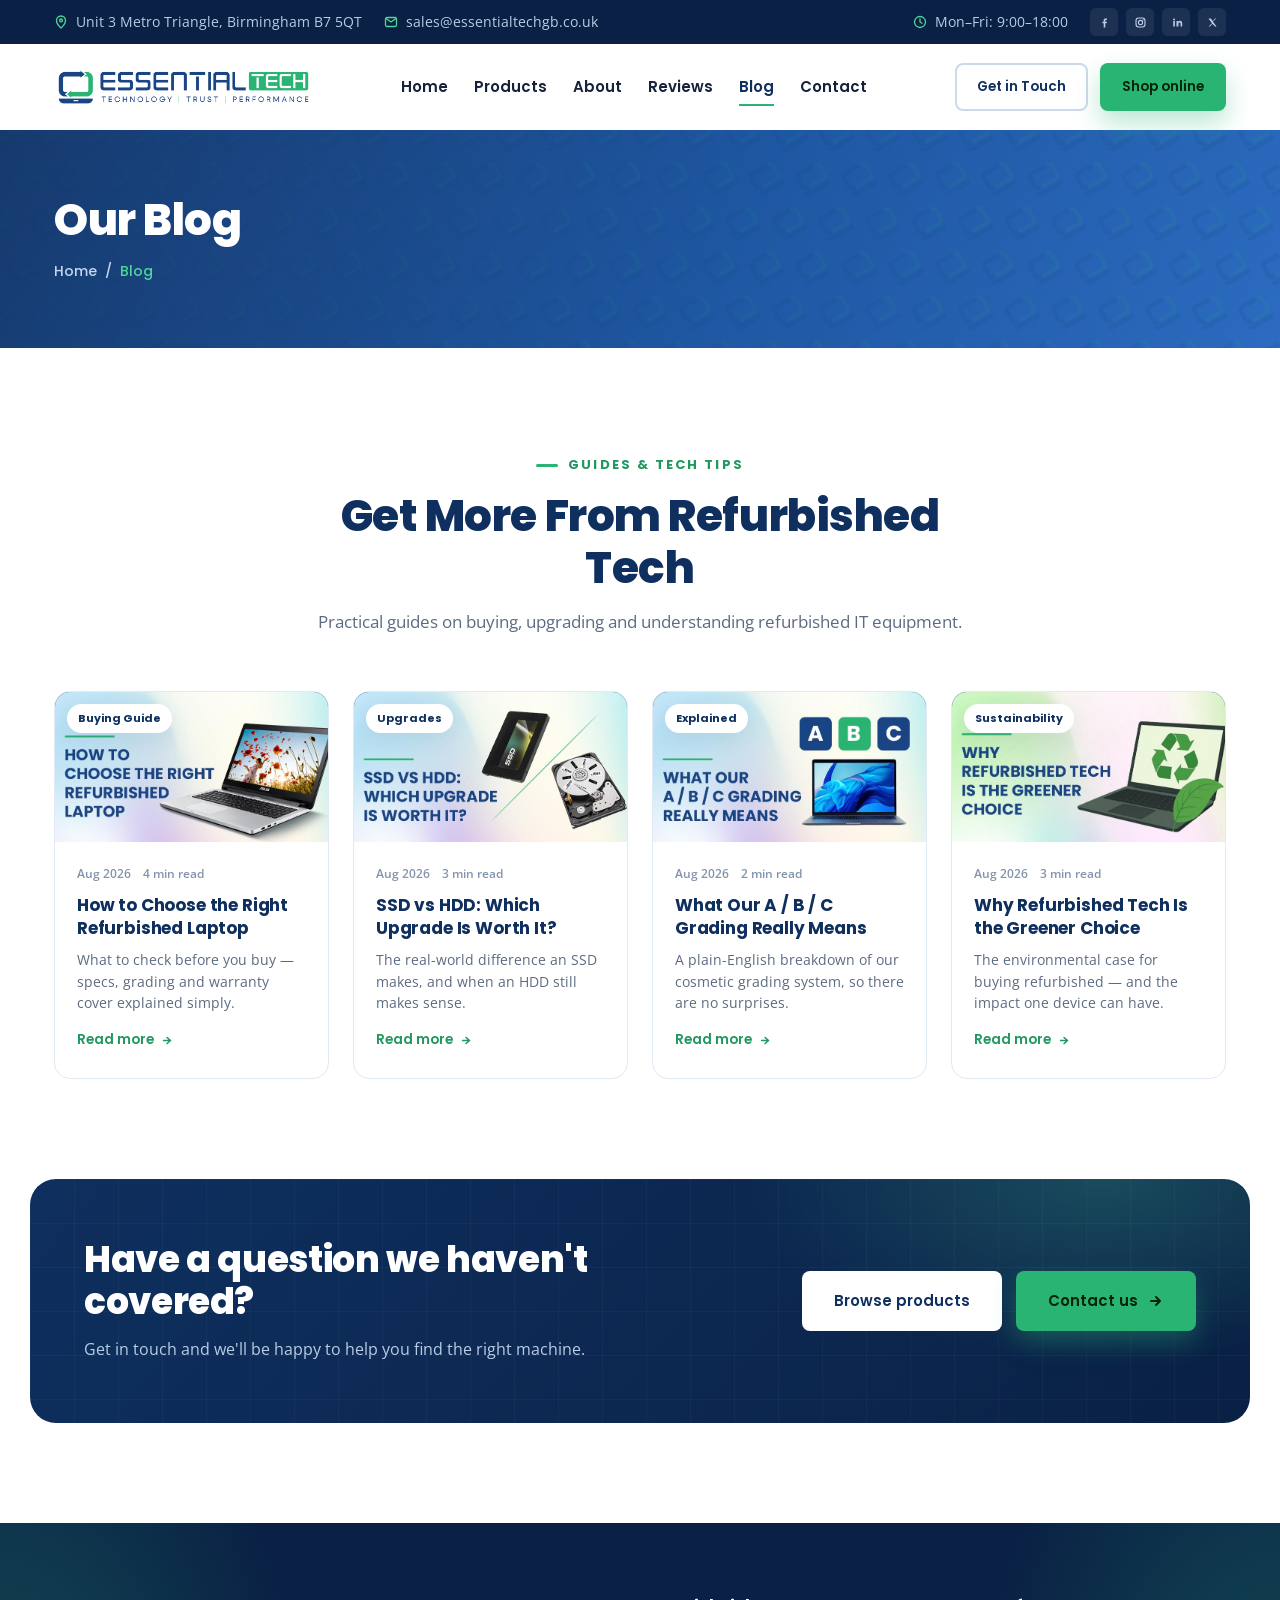
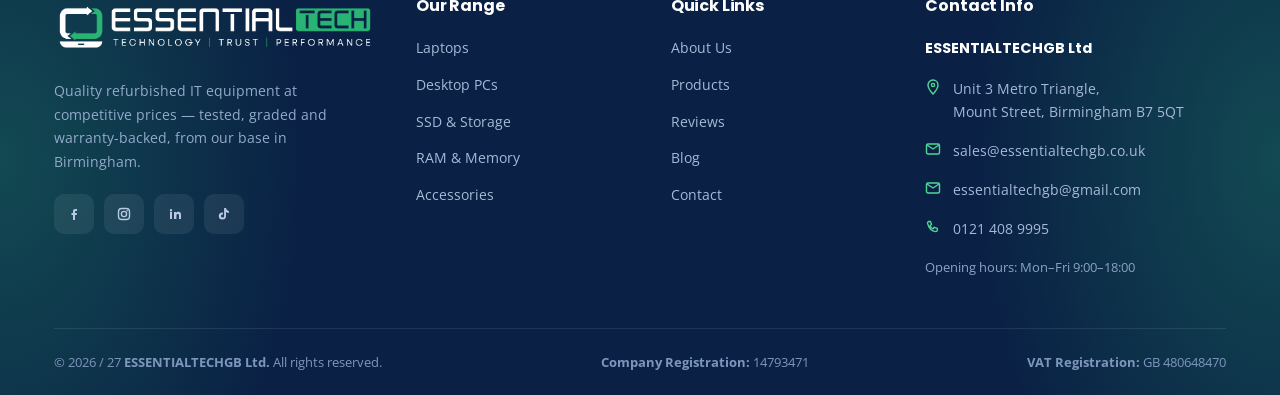
<file: blog.html>
<!DOCTYPE html>
<html lang="en">
<head>
<meta charset="UTF-8">
<meta name="viewport" content="width=device-width, initial-scale=1.0">
<title>Blog — Guides &amp; Tech Tips | EssentialTechGB Ltd</title>
<meta name="description" content="Guides and tips on buying, upgrading and understanding refurbished IT equipment, from EssentialTechGB Ltd.">
<link rel="preconnect" href="https://fonts.googleapis.com">
<link rel="preconnect" href="https://fonts.gstatic.com" crossorigin>
<link href="https://fonts.googleapis.com/css2?family=Poppins:wght@400;500;600;700;800&family=Open+Sans:wght@400;500;600;700&display=swap" rel="stylesheet">
<link rel="stylesheet" href="css/style.css">
</head>
<body>

<div class="topbar">
  <div class="wrap">
    <div class="tb-l">
      <a href="contact.html"><svg width="14" height="14" viewBox="0 0 14 14" fill="none"><path d="M7 1c2.5 0 4.5 2 4.5 4.5C11.5 9 7 13 7 13S2.5 9 2.5 5.5C2.5 3 4.5 1 7 1z" stroke="#4FD797" stroke-width="1.3"/><circle cx="7" cy="5.4" r="1.4" stroke="#4FD797" stroke-width="1.3"/></svg> Unit 3 Metro Triangle, Birmingham B7 5QT</a>
      <a href="mailto:sales@essentialtechgb.co.uk"><svg width="14" height="14" viewBox="0 0 14 14" fill="none"><rect x="1.5" y="2.5" width="11" height="9" rx="1.5" stroke="#4FD797" stroke-width="1.3"/><path d="M2 3.5L7 7l5-3.5" stroke="#4FD797" stroke-width="1.3"/></svg> sales@essentialtechgb.co.uk</a>
    </div>
    <div class="tb-r">
      <a href="#"><svg width="14" height="14" viewBox="0 0 14 14" fill="none"><circle cx="7" cy="7" r="5.5" stroke="#4FD797" stroke-width="1.3"/><path d="M7 4v3l2 1.2" stroke="#4FD797" stroke-width="1.3" stroke-linecap="round"/></svg><span> Mon–Fri: 9:00–18:00</span></a>
      <div class="soc">
        <a href="#" aria-label="Facebook"><svg width="13" height="13" viewBox="0 0 16 16" fill="#B9CCE6"><path d="M9 5.5V7h2l-.3 2H9v5H7V9H5.5V7H7V5.2C7 3.7 7.8 3 9.2 3H11v2H9.6c-.4 0-.6.2-.6.5z"/></svg></a>
        <a href="#" aria-label="Instagram"><svg width="13" height="13" viewBox="0 0 16 16" fill="none"><rect x="2.5" y="2.5" width="11" height="11" rx="3.2" stroke="#B9CCE6" stroke-width="1.4"/><circle cx="8" cy="8" r="2.6" stroke="#B9CCE6" stroke-width="1.4"/><circle cx="11.2" cy="4.8" r=".8" fill="#B9CCE6"/></svg></a>
        <a href="#" aria-label="LinkedIn"><svg width="13" height="13" viewBox="0 0 16 16" fill="#B9CCE6"><path d="M4 6h2v7H4V6zm1-3a1.2 1.2 0 110 2.4A1.2 1.2 0 015 3zm3 3h2v1c.4-.7 1.2-1.2 2.3-1.2 2 0 2.7 1.2 2.7 3.3V13h-2V9.5c0-.9-.3-1.6-1.2-1.6s-1.4.7-1.4 1.6V13H8V6z"/></svg></a>
        <a href="#" aria-label="X"><svg width="13" height="13" viewBox="0 0 16 16" fill="#B9CCE6"><path d="M3 3l4.4 6L3.2 13h1.5l3.3-3.6L11 13h2l-4.6-6.3L12.6 3h-1.5L8.2 6.3 6 3H3z"/></svg></a>
      </div>
    </div>
  </div>
</div>

<header id="header">
  <div class="wrap">
    <a class="brand" href="index.html"><img src="assets/images/logo.png" alt="EssentialTechGB Ltd"></a>
    <nav class="mainnav" id="nav">
      <a href="index.html">Home</a>
      <a href="products.html">Products</a>
      <a href="about.html">About</a>
      <a href="reviews.html">Reviews</a>
      <a href="blog.html" class="active">Blog</a>
      <a href="contact.html">Contact</a>
    </nav>
    <div class="head-right">
      <a class="btn btn-outline btn-sm" href="contact.html">Get in Touch</a>
      <a class="btn btn-primary btn-sm" href="https://www.ebay.co.uk/str/everydayneed" target="_blank" rel="noopener">Shop online</a>
      <button class="burger" id="burger" aria-label="Menu"><span></span><span></span><span></span></button>
    </div>
  </div>
</header>

<section class="pagebanner">
  <div class="wrap">
    <h1>Our Blog</h1>
    <div class="crumbs"><a href="index.html">Home</a> / <span>Blog</span></div>
  </div>
</section>

<section class="sec">
  <div class="wrap">
    <div class="sec-head center reveal">
      <span class="eyebrow center">Guides &amp; Tech Tips</span>
      <h2>Get More From Refurbished Tech</h2>
      <p>Practical guides on buying, upgrading and understanding refurbished IT equipment.</p>
    </div>
    <div class="blog-grid">
      <a class="post reveal" href="blog-refurbished-laptop-guide.html">
        <div class="thumb"><span class="cat">Buying Guide</span><img src="assets/images/blog/buying-guide.jpg" alt="Choosing a refurbished laptop" class="thumb-photo"></div>
        <div class="body"><div class="meta"><span>Aug 2026</span><span>4 min read</span></div><h3>How to Choose the Right Refurbished Laptop</h3><p class="excerpt">What to check before you buy — specs, grading and warranty cover explained simply.</p><span class="go">Read more <svg width="13" height="13" viewBox="0 0 15 15" fill="none"><path d="M3 7.5h8M7 4l4 3.5-4 3.5" stroke="#229761" stroke-width="1.8" stroke-linecap="round" stroke-linejoin="round"/></svg></span></div>
      </a>
      <a class="post reveal d1" href="blog-ssd-vs-hdd.html">
        <div class="thumb"><span class="cat">Upgrades</span><img src="assets/images/blog/ssd-vs-hdd.jpg" alt="SSD vs HDD comparison" class="thumb-photo"></div>
        <div class="body"><div class="meta"><span>Aug 2026</span><span>3 min read</span></div><h3>SSD vs HDD: Which Upgrade Is Worth It?</h3><p class="excerpt">The real-world difference an SSD makes, and when an HDD still makes sense.</p><span class="go">Read more <svg width="13" height="13" viewBox="0 0 15 15" fill="none"><path d="M3 7.5h8M7 4l4 3.5-4 3.5" stroke="#229761" stroke-width="1.8" stroke-linecap="round" stroke-linejoin="round"/></svg></span></div>
      </a>
      <a class="post reveal d2" href="blog-grading-explained.html">
        <div class="thumb"><span class="cat">Explained</span><img src="assets/images/blog/grading-explained.jpg" alt="Laptop condition grading" class="thumb-photo"></div>
        <div class="body"><div class="meta"><span>Aug 2026</span><span>2 min read</span></div><h3>What Our A / B / C Grading Really Means</h3><p class="excerpt">A plain-English breakdown of our cosmetic grading system, so there are no surprises.</p><span class="go">Read more <svg width="13" height="13" viewBox="0 0 15 15" fill="none"><path d="M3 7.5h8M7 4l4 3.5-4 3.5" stroke="#229761" stroke-width="1.8" stroke-linecap="round" stroke-linejoin="round"/></svg></span></div>
      </a>
      <a class="post reveal d3" href="blog-refurbished-green-choice.html">
        <div class="thumb"><span class="cat">Sustainability</span><img src="assets/images/blog/sustainability.jpg" alt="Refurbished tech is the greener choice" class="thumb-photo"></div>
        <div class="body"><div class="meta"><span>Aug 2026</span><span>3 min read</span></div><h3>Why Refurbished Tech Is the Greener Choice</h3><p class="excerpt">The environmental case for buying refurbished — and the impact one device can have.</p><span class="go">Read more <svg width="13" height="13" viewBox="0 0 15 15" fill="none"><path d="M3 7.5h8M7 4l4 3.5-4 3.5" stroke="#229761" stroke-width="1.8" stroke-linecap="round" stroke-linejoin="round"/></svg></span></div>
      </a>
    </div>
  </div>
</section>

<div class="ctaband">
  <div class="inner reveal">
    <div>
      <h2>Have a question we haven't covered?</h2>
      <p>Get in touch and we'll be happy to help you find the right machine.</p>
    </div>
    <div class="acts">
      <a class="btn btn-light" href="products.html">Browse products</a>
      <a class="btn btn-primary" href="contact.html">Contact us <svg class="arw" width="16" height="16" viewBox="0 0 16 16" fill="none"><path d="M3 8h9M8 4l4 4-4 4" stroke="#06240a" stroke-width="2" stroke-linecap="round" stroke-linejoin="round"/></svg></a>
    </div>
  </div>
</div>

<footer id="contact">
  <div class="wrap">
    <div class="foot-top">
      <div class="foot-brand">
        <div class="foot-logo-card"><img src="assets/images/footer-logo.png" alt="EssentialTechGB Ltd"></div>
        <p>Quality refurbished IT equipment at competitive prices — tested, graded and warranty-backed, from our base in Birmingham.</p>
        <div class="soc">
          <a href="#" aria-label="Facebook"><svg width="16" height="16" viewBox="0 0 16 16" fill="#B7C9E4"><path d="M9 5.5V7h2l-.3 2H9v5H7V9H5.5V7H7V5.2C7 3.7 7.8 3 9.2 3H11v2H9.6c-.4 0-.6.2-.6.5z"/></svg></a>
          <a href="#" aria-label="Instagram"><svg width="16" height="16" viewBox="0 0 16 16" fill="none"><rect x="2.5" y="2.5" width="11" height="11" rx="3.2" stroke="#B7C9E4" stroke-width="1.4"/><circle cx="8" cy="8" r="2.6" stroke="#B7C9E4" stroke-width="1.4"/><circle cx="11.2" cy="4.8" r=".8" fill="#B7C9E4"/></svg></a>
          <a href="#" aria-label="LinkedIn"><svg width="16" height="16" viewBox="0 0 16 16" fill="#B7C9E4"><path d="M4 6h2v7H4V6zm1-3a1.2 1.2 0 110 2.4A1.2 1.2 0 015 3zm3 3h2v1c.4-.7 1.2-1.2 2.3-1.2 2 0 2.7 1.2 2.7 3.3V13h-2V9.5c0-.9-.3-1.6-1.2-1.6s-1.4.7-1.4 1.6V13H8V6z"/></svg></a>
          <a href="#" aria-label="TikTok"><svg width="16" height="16" viewBox="0 0 16 16" fill="#B7C9E4"><path d="M10 2c.3 1.6 1.3 2.7 2.9 2.9v2c-1.1 0-2.1-.35-2.9-.95V10a3.6 3.6 0 11-3.6-3.6c.2 0 .4 0 .6.05v2.1a1.55 1.55 0 101.1 1.48V2H10z"/></svg></a>
        </div>
      </div>
      <div class="foot-col">
        <h4>Our Range</h4>
        <a href="products.html#laptops">Laptops</a>
        <a href="products.html#desktops">Desktop PCs</a>
        <a href="products.html#storage">SSD &amp; Storage</a>
        <a href="products.html#memory">RAM &amp; Memory</a>
        <a href="products.html#accessories">Accessories</a>
      </div>
      <div class="foot-col">
        <h4>Quick Links</h4>
        <a href="about.html">About Us</a>
        <a href="products.html">Products</a>
        <a href="reviews.html">Reviews</a>
        <a href="blog.html">Blog</a>
        <a href="contact.html">Contact</a>
      </div>
      <div class="foot-col foot-contact">
        <h4>Contact Info</h4>
        <p class="foot-company">ESSENTIALTECHGB Ltd</p>
        <div class="row"><svg width="16" height="16" viewBox="0 0 16 16" fill="none"><path d="M8 1c2.8 0 5 2.2 5 5 0 3.8-5 9-5 9S3 9.8 3 6c0-2.8 2.2-5 5-5z" stroke="#4FD797" stroke-width="1.4"/><circle cx="8" cy="6" r="1.6" stroke="#4FD797" stroke-width="1.4"/></svg><span>Unit 3 Metro Triangle,<br>Mount Street, Birmingham B7 5QT</span></div>
        <div class="row"><svg width="16" height="16" viewBox="0 0 16 16" fill="none"><rect x="1.5" y="3" width="13" height="10" rx="1.5" stroke="#4FD797" stroke-width="1.4"/><path d="M2 4l6 4 6-4" stroke="#4FD797" stroke-width="1.4"/></svg><span>sales@essentialtechgb.co.uk</span></div>
        <div class="row"><svg width="16" height="16" viewBox="0 0 16 16" fill="none"><rect x="1.5" y="3" width="13" height="10" rx="1.5" stroke="#4FD797" stroke-width="1.4"/><path d="M2 4l6 4 6-4" stroke="#4FD797" stroke-width="1.4"/></svg><span>essentialtechgb@gmail.com</span></div>
        <div class="row"><svg width="16" height="16" viewBox="0 0 16 16" fill="none"><path d="M3.5 2.5h2l1 3-1.5 1.2c.6 1.4 1.7 2.5 3.1 3.1l1.2-1.5 3 1v2c0 .8-.7 1.4-1.5 1.3C6.8 12.3 3.7 9.2 2.5 4.2c-.1-.8.5-1.5 1.3-1.5z" stroke="#4FD797" stroke-width="1.4" stroke-linejoin="round"/></svg><span>0121 408 9995</span></div>
        <div class="foot-hours">Opening hours: Mon–Fri 9:00–18:00</div>
      </div>
    </div>
    <div class="foot-bottom">
      <span>© <span class="copy-year">2026 / 27</span> <b>ESSENTIALTECHGB Ltd.</b> All rights reserved.</span>
      <span><b>Company Registration:</b> 14793471</span>
      <span><b>VAT Registration:</b> GB 480648470</span>
    </div>
  </div>
</footer>

<script src="assets/js/main.js"></script>
</body>
</html>
</file>
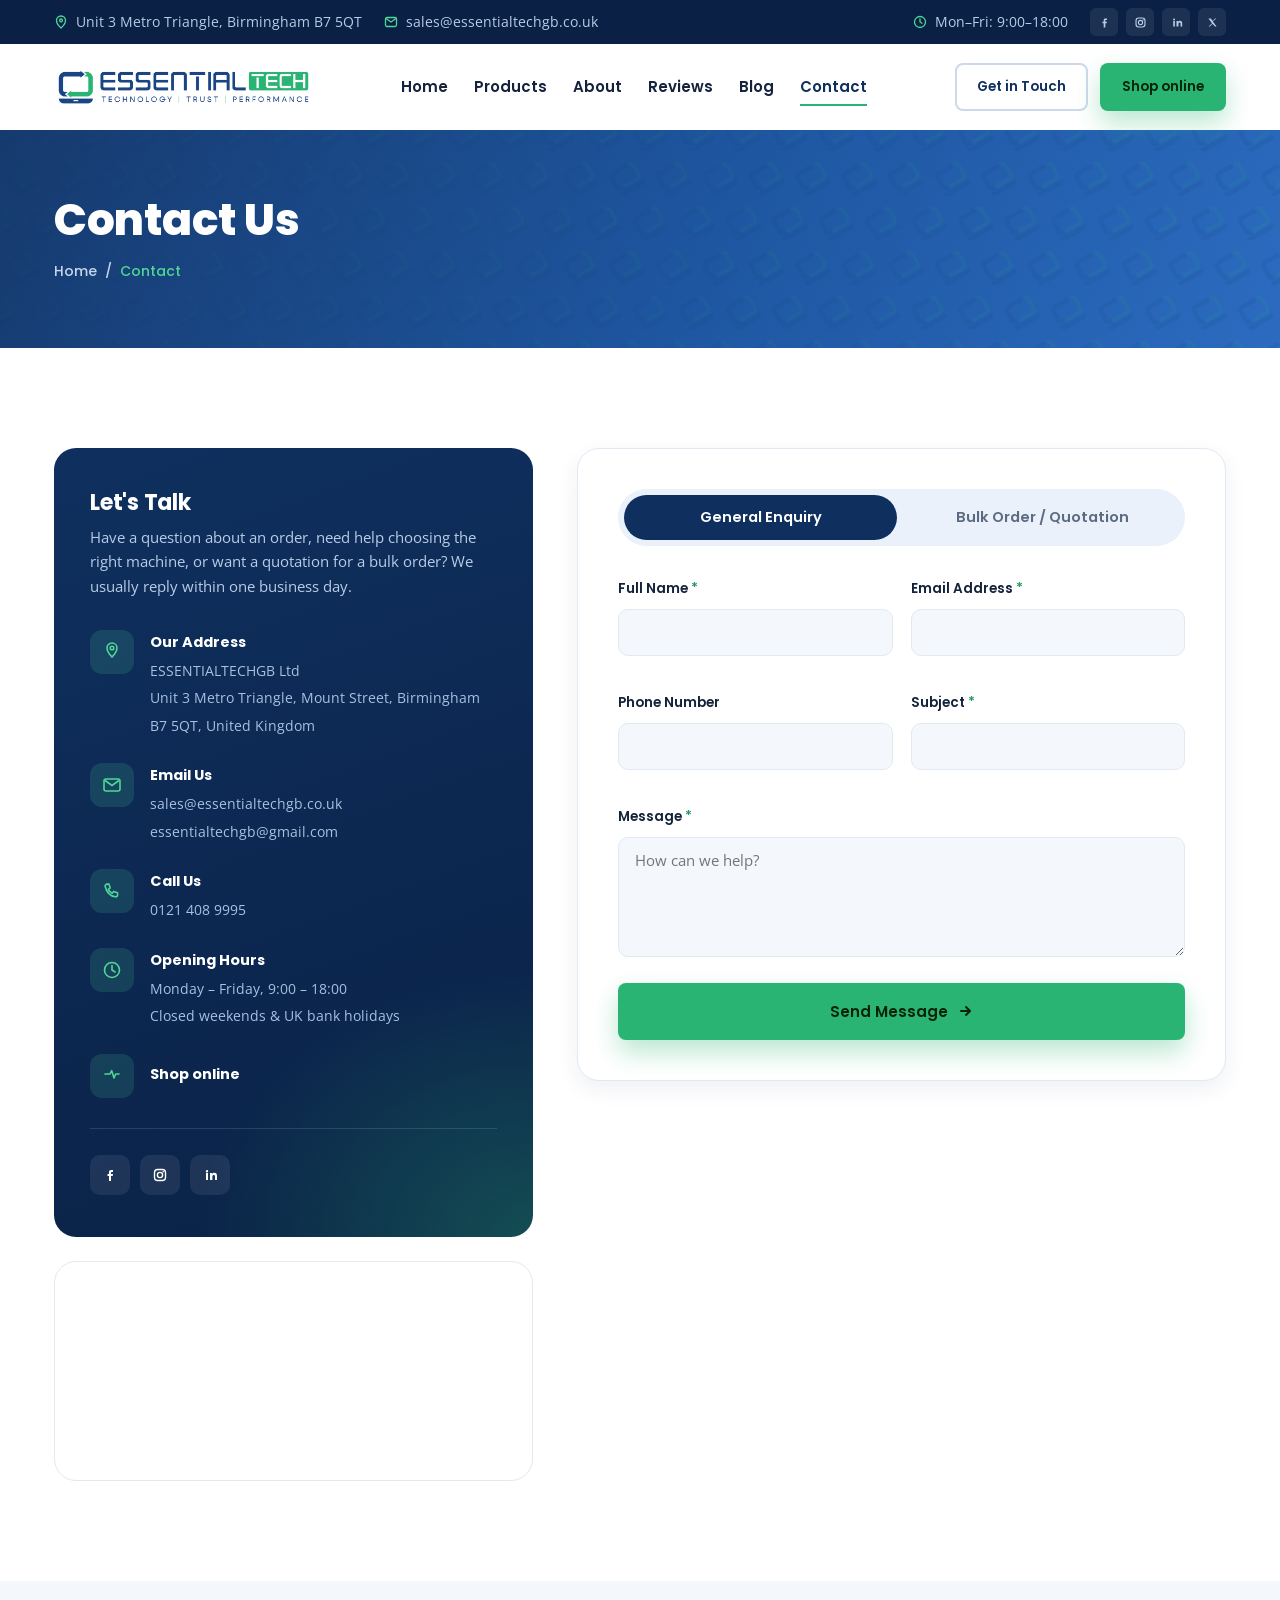
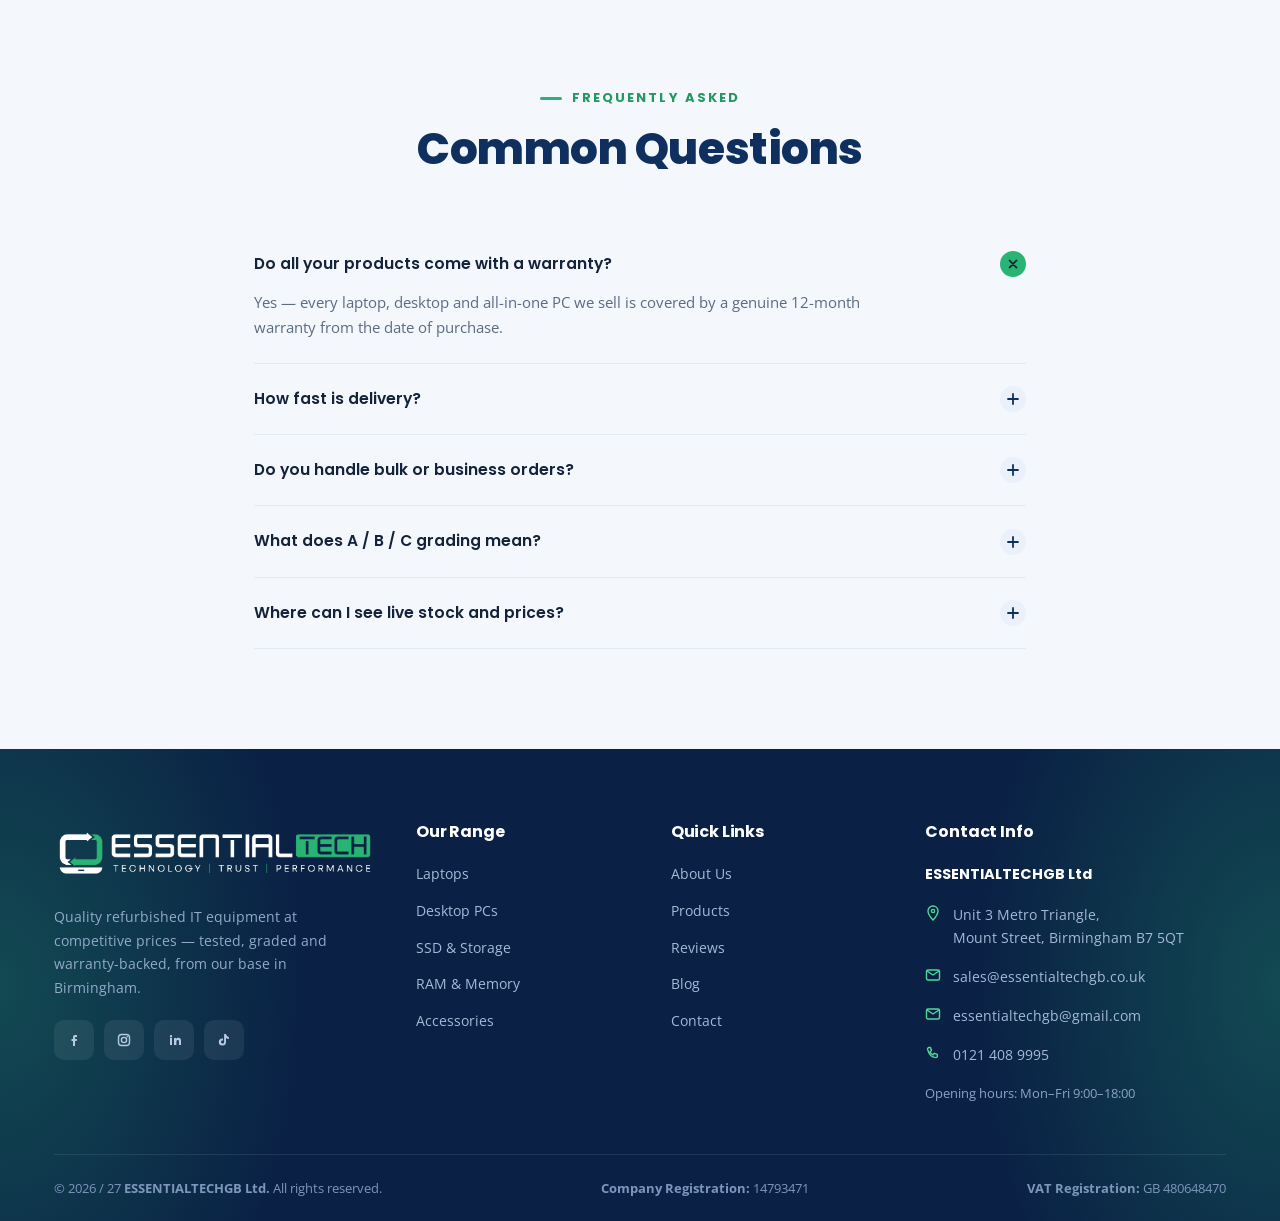
<file: contact.html>
<!DOCTYPE html>
<html lang="en">
<head>
<meta charset="UTF-8">
<meta name="viewport" content="width=device-width, initial-scale=1.0">
<title>Contact Us — EssentialTechGB Ltd | Enquiries &amp; Bulk Order Quotations</title>
<meta name="description" content="Get in touch with EssentialTechGB Ltd for general enquiries or request a quotation for bulk orders. Based in Birmingham, UK.">
<link rel="preconnect" href="https://fonts.googleapis.com">
<link rel="preconnect" href="https://fonts.gstatic.com" crossorigin>
<link href="https://fonts.googleapis.com/css2?family=Poppins:wght@400;500;600;700;800&family=Open+Sans:wght@400;500;600;700&display=swap" rel="stylesheet">
<link rel="stylesheet" href="css/style.css">
</head>
<body>

<div class="topbar">
  <div class="wrap">
    <div class="tb-l">
      <a href="contact.html"><svg width="14" height="14" viewBox="0 0 14 14" fill="none"><path d="M7 1c2.5 0 4.5 2 4.5 4.5C11.5 9 7 13 7 13S2.5 9 2.5 5.5C2.5 3 4.5 1 7 1z" stroke="#4FD797" stroke-width="1.3"/><circle cx="7" cy="5.4" r="1.4" stroke="#4FD797" stroke-width="1.3"/></svg> Unit 3 Metro Triangle, Birmingham B7 5QT</a>
      <a href="mailto:sales@essentialtechgb.co.uk"><svg width="14" height="14" viewBox="0 0 14 14" fill="none"><rect x="1.5" y="2.5" width="11" height="9" rx="1.5" stroke="#4FD797" stroke-width="1.3"/><path d="M2 3.5L7 7l5-3.5" stroke="#4FD797" stroke-width="1.3"/></svg> sales@essentialtechgb.co.uk</a>
    </div>
    <div class="tb-r">
      <a href="#"><svg width="14" height="14" viewBox="0 0 14 14" fill="none"><circle cx="7" cy="7" r="5.5" stroke="#4FD797" stroke-width="1.3"/><path d="M7 4v3l2 1.2" stroke="#4FD797" stroke-width="1.3" stroke-linecap="round"/></svg><span> Mon–Fri: 9:00–18:00</span></a>
      <div class="soc">
        <a href="#" aria-label="Facebook"><svg width="13" height="13" viewBox="0 0 16 16" fill="#B9CCE6"><path d="M9 5.5V7h2l-.3 2H9v5H7V9H5.5V7H7V5.2C7 3.7 7.8 3 9.2 3H11v2H9.6c-.4 0-.6.2-.6.5z"/></svg></a>
        <a href="#" aria-label="Instagram"><svg width="13" height="13" viewBox="0 0 16 16" fill="none"><rect x="2.5" y="2.5" width="11" height="11" rx="3.2" stroke="#B9CCE6" stroke-width="1.4"/><circle cx="8" cy="8" r="2.6" stroke="#B9CCE6" stroke-width="1.4"/><circle cx="11.2" cy="4.8" r=".8" fill="#B9CCE6"/></svg></a>
        <a href="#" aria-label="LinkedIn"><svg width="13" height="13" viewBox="0 0 16 16" fill="#B9CCE6"><path d="M4 6h2v7H4V6zm1-3a1.2 1.2 0 110 2.4A1.2 1.2 0 015 3zm3 3h2v1c.4-.7 1.2-1.2 2.3-1.2 2 0 2.7 1.2 2.7 3.3V13h-2V9.5c0-.9-.3-1.6-1.2-1.6s-1.4.7-1.4 1.6V13H8V6z"/></svg></a>
        <a href="#" aria-label="X"><svg width="13" height="13" viewBox="0 0 16 16" fill="#B9CCE6"><path d="M3 3l4.4 6L3.2 13h1.5l3.3-3.6L11 13h2l-4.6-6.3L12.6 3h-1.5L8.2 6.3 6 3H3z"/></svg></a>
      </div>
    </div>
  </div>
</div>

<header id="header">
  <div class="wrap">
    <a class="brand" href="index.html"><img src="assets/images/logo.png" alt="EssentialTechGB Ltd"></a>
    <nav class="mainnav" id="nav">
      <a href="index.html">Home</a>
      <a href="products.html">Products</a>
      <a href="about.html">About</a>
      <a href="reviews.html">Reviews</a>
      <a href="blog.html">Blog</a>
      <a href="contact.html" class="active">Contact</a>
    </nav>
    <div class="head-right">
      <a class="btn btn-outline btn-sm" href="contact.html">Get in Touch</a>
      <a class="btn btn-primary btn-sm" href="https://www.ebay.co.uk/str/everydayneed" target="_blank" rel="noopener">Shop online</a>
      <button class="burger" id="burger" aria-label="Menu"><span></span><span></span><span></span></button>
    </div>
  </div>
</header>

<section class="pagebanner">
  <div class="wrap">
    <h1>Contact Us</h1>
    <div class="crumbs"><a href="index.html">Home</a> / <span>Contact</span></div>
  </div>
</section>

<section class="sec">
  <div class="wrap">
    <div class="contact-grid">

      <!-- LEFT: info -->
      <div class="reveal">
        <div class="contact-info-card">
          <h3>Let's Talk</h3>
          <p>Have a question about an order, need help choosing the right machine, or want a quotation for a bulk order? We usually reply within one business day.</p>

          <div class="ci-row">
            <span class="ic"><svg width="20" height="20" viewBox="0 0 20 20" fill="none"><path d="M10 1c2.8 0 5 2.2 5 5 0 3.8-5 9-5 9S5 9.8 5 6c0-2.8 2.2-5 5-5z" stroke="#4FD797" stroke-width="1.6"/><circle cx="10" cy="6" r="1.8" stroke="#4FD797" stroke-width="1.6"/></svg></span>
            <div><b>Our Address</b><span>ESSENTIALTECHGB Ltd<br>Unit 3 Metro Triangle, Mount Street, Birmingham B7 5QT, United Kingdom</span></div>
          </div>
          <div class="ci-row">
            <span class="ic"><svg width="20" height="20" viewBox="0 0 20 20" fill="none"><rect x="2" y="4" width="16" height="12" rx="2" stroke="#4FD797" stroke-width="1.6"/><path d="M3 5.5l7 5 7-5" stroke="#4FD797" stroke-width="1.6"/></svg></span>
            <div><b>Email Us</b><span>sales@essentialtechgb.co.uk<br>essentialtechgb@gmail.com</span></div>
          </div>
          <div class="ci-row">
            <span class="ic"><svg width="20" height="20" viewBox="0 0 20 20" fill="none"><path d="M4.4 3.1h2.5l1.3 3.8-1.9 1.5c.8 1.8 2.1 3.1 3.9 3.9l1.5-1.9 3.8 1.3v2.5c0 1-.9 1.8-1.9 1.6C8.5 15.4 4.6 11.5 3.1 5.3c-.1-1 .6-1.9 1.6-1.9z" stroke="#4FD797" stroke-width="1.6" stroke-linejoin="round"/></svg></span>
            <div><b>Call Us</b><span>0121 408 9995</span></div>
          </div>
          <div class="ci-row">
            <span class="ic"><svg width="20" height="20" viewBox="0 0 20 20" fill="none"><circle cx="10" cy="10" r="7.5" stroke="#4FD797" stroke-width="1.6"/><path d="M10 5.5V10l3 2" stroke="#4FD797" stroke-width="1.6" stroke-linecap="round"/></svg></span>
            <div><b>Opening Hours</b><span>Monday – Friday, 9:00 – 18:00<br>Closed weekends &amp; UK bank holidays</span></div>
          </div>
          <div class="ci-row" style="align-items:center">
            <span class="ic"><svg width="20" height="20" viewBox="0 0 20 20" fill="none"><path d="M3 8h5l1.7-3.3L12 12l1.7-4H17" stroke="#4FD797" stroke-width="1.6" stroke-linecap="round" stroke-linejoin="round"/></svg></span>
            <div><a href="https://www.ebay.co.uk/str/everydayneed" target="_blank" rel="noopener" style="color:#fff;text-decoration:none"><b>Shop online</b></a></div>
          </div>

          <div class="ci-soc">
            <a href="#" aria-label="Facebook"><svg width="16" height="16" viewBox="0 0 16 16" fill="#fff"><path d="M9 5.5V7h2l-.3 2H9v5H7V9H5.5V7H7V5.2C7 3.7 7.8 3 9.2 3H11v2H9.6c-.4 0-.6.2-.6.5z"/></svg></a>
            <a href="#" aria-label="Instagram"><svg width="16" height="16" viewBox="0 0 16 16" fill="none"><rect x="2.5" y="2.5" width="11" height="11" rx="3.2" stroke="#fff" stroke-width="1.4"/><circle cx="8" cy="8" r="2.6" stroke="#fff" stroke-width="1.4"/><circle cx="11.2" cy="4.8" r=".8" fill="#fff"/></svg></a>
            <a href="#" aria-label="LinkedIn"><svg width="16" height="16" viewBox="0 0 16 16" fill="#fff"><path d="M4 6h2v7H4V6zm1-3a1.2 1.2 0 110 2.4A1.2 1.2 0 015 3zm3 3h2v1c.4-.7 1.2-1.2 2.3-1.2 2 0 2.7 1.2 2.7 3.3V13h-2V9.5c0-.9-.3-1.6-1.2-1.6s-1.4.7-1.4 1.6V13H8V6z"/></svg></a>
          </div>
        </div>

        <div class="map-embed">
          <iframe src="https://www.google.com/maps?cid=18049761844925871107&output=embed" loading="lazy" referrerpolicy="no-referrer-when-downgrade" title="EssentialTechGB Ltd location"></iframe>
        </div>
      </div>

      <!-- RIGHT: form -->
      <div class="reveal d1">
        <div class="form-card">
          <div class="enq-toggle">
            <button type="button" class="enq-tab active" data-panel="general">General Enquiry</button>
            <button type="button" class="enq-tab" data-panel="quote">Bulk Order / Quotation</button>
          </div>

          <!-- GENERAL ENQUIRY -->
          <div class="form-panel active" data-panel="general">
            <form class="js-form" action="https://formsubmit.co/ajax/sales@essentialtechgb.co.uk" method="POST">
              <input type="hidden" name="_subject" value="New General Enquiry — EssentialTechGB Website">
              <input type="hidden" name="Enquiry Type" value="General Enquiry">
              <input type="hidden" name="_captcha" value="false">
              <div class="frow">
                <div class="fgroup"><label>Full Name <span class="req">*</span></label><input type="text" name="Full Name" required></div>
                <div class="fgroup"><label>Email Address <span class="req">*</span></label><input type="email" name="Email" required></div>
              </div>
              <div class="frow">
                <div class="fgroup"><label>Phone Number</label><input type="tel" name="Phone"></div>
                <div class="fgroup"><label>Subject <span class="req">*</span></label><input type="text" name="Subject" required></div>
              </div>
              <div class="fgroup full"><label>Message <span class="req">*</span></label><textarea name="Message" required placeholder="How can we help?"></textarea></div>
              <button type="submit" class="btn btn-primary btn-block">Send Message <svg class="arw" width="16" height="16" viewBox="0 0 16 16" fill="none"><path d="M3 8h9M8 4l4 4-4 4" stroke="#06240a" stroke-width="2" stroke-linecap="round" stroke-linejoin="round"/></svg></button>
            </form>
          </div>

          <!-- BULK ORDER / QUOTATION -->
          <div class="form-panel" data-panel="quote">
            <form class="js-form" action="https://formsubmit.co/ajax/sales@essentialtechgb.co.uk" method="POST">
              <input type="hidden" name="_subject" value="New Bulk Order / Quotation Request — EssentialTechGB Website">
              <input type="hidden" name="Enquiry Type" value="Bulk Order / Quotation">
              <input type="hidden" name="_captcha" value="false">
              <div class="frow">
                <div class="fgroup"><label>Contact / Business Name <span class="req">*</span></label><input type="text" name="Contact / Business Name" required></div>
                <div class="fgroup"><label>Email Address <span class="req">*</span></label><input type="email" name="Email" required></div>
              </div>
              <div class="frow">
                <div class="fgroup"><label>Phone Number <span class="req">*</span></label><input type="tel" name="Phone" required></div>
                <div class="fgroup"><label>Product Type <span class="req">*</span></label>
                  <select name="Product Type" required>
                    <option value="">Select an option</option>
                    <option>Laptops</option>
                    <option>Desktop PCs</option>
                    <option>All-in-One PCs</option>
                    <option>Mixed / Not Sure</option>
                  </select>
                </div>
              </div>
              <div class="frow">
                <div class="fgroup"><label>Quantity Required <span class="req">*</span></label><input type="number" min="1" name="Quantity Required" placeholder="e.g. 20" required></div>
                <div class="fgroup"><label>Preferred Budget (Optional)</label><input type="text" name="Preferred Budget" placeholder="e.g. £3,000–£5,000"></div>
              </div>
              <div class="fgroup full"><label>Delivery Location / Postcode <span class="req">*</span></label><input type="text" name="Delivery Location" required></div>
              <div class="fgroup full"><label>Additional Details</label><textarea name="Additional Details" placeholder="Specs needed, timeline, or anything else we should know"></textarea></div>
              <button type="submit" class="btn btn-primary btn-block">Request Quotation <svg class="arw" width="16" height="16" viewBox="0 0 16 16" fill="none"><path d="M3 8h9M8 4l4 4-4 4" stroke="#06240a" stroke-width="2" stroke-linecap="round" stroke-linejoin="round"/></svg></button>
            </form>
          </div>

          <div class="form-success">
            <div class="ic"><svg width="34" height="34" viewBox="0 0 34 34" fill="none"><circle cx="17" cy="17" r="16" stroke="#29B473" stroke-width="2"/><path d="M10 17l5 5 9-11" stroke="#29B473" stroke-width="2.4" stroke-linecap="round" stroke-linejoin="round"/></svg></div>
            <h3>Thank you — message sent!</h3>
            <p>We've received your message and will get back to you within one business day.</p>
          </div>
        </div>
      </div>

    </div>
  </div>
</section>

<!-- FAQ -->
<section class="sec paper">
  <div class="wrap" style="max-width:820px">
    <div class="sec-head center reveal">
      <span class="eyebrow center">Frequently Asked</span>
      <h2>Common Questions</h2>
    </div>
    <div class="faq-list reveal">
      <div class="faq-item open">
        <div class="faq-q">Do all your products come with a warranty?<span class="plus"><svg width="12" height="12" viewBox="0 0 12 12"><path d="M6 1v10M1 6h10" stroke="#0F305F" stroke-width="1.8" stroke-linecap="round"/></svg></span></div>
        <div class="faq-a"><p>Yes — every laptop, desktop and all-in-one PC we sell is covered by a genuine 12-month warranty from the date of purchase.</p></div>
      </div>
      <div class="faq-item">
        <div class="faq-q">How fast is delivery?<span class="plus"><svg width="12" height="12" viewBox="0 0 12 12"><path d="M6 1v10M1 6h10" stroke="#0F305F" stroke-width="1.8" stroke-linecap="round"/></svg></span></div>
        <div class="faq-a"><p>Most orders are packed and dispatched within 48 hours of purchase, and shipped tracked within the UK.</p></div>
      </div>
      <div class="faq-item">
        <div class="faq-q">Do you handle bulk or business orders?<span class="plus"><svg width="12" height="12" viewBox="0 0 12 12"><path d="M6 1v10M1 6h10" stroke="#0F305F" stroke-width="1.8" stroke-linecap="round"/></svg></span></div>
        <div class="faq-a"><p>Yes — we regularly supply multiple units to offices, schools and resellers. Use the "Bulk Order / Quotation" tab above and we'll get back to you with pricing.</p></div>
      </div>
      <div class="faq-item">
        <div class="faq-q">What does A / B / C grading mean?<span class="plus"><svg width="12" height="12" viewBox="0 0 12 12"><path d="M6 1v10M1 6h10" stroke="#0F305F" stroke-width="1.8" stroke-linecap="round"/></svg></span></div>
        <div class="faq-a"><p>It's our honest cosmetic rating — A is excellent/near-new condition, B has light signs of use, and C shows more visible wear. Functionality is always fully tested regardless of grade. <a href="blog-grading-explained.html" style="color:var(--green-d);font-weight:600">Read the full guide →</a></p></div>
      </div>
      <div class="faq-item">
        <div class="faq-q">Where can I see live stock and prices?<span class="plus"><svg width="12" height="12" viewBox="0 0 12 12"><path d="M6 1v10M1 6h10" stroke="#0F305F" stroke-width="1.8" stroke-linecap="round"/></svg></span></div>
        <div class="faq-a"><p>All live stock, full specifications and current prices are listed on our online store. <a href="https://www.ebay.co.uk/str/everydayneed" target="_blank" rel="noopener" style="color:var(--green-d);font-weight:600">Visit the store →</a></p></div>
      </div>
    </div>
  </div>
</section>

<footer id="contact-footer">
  <div class="wrap">
    <div class="foot-top">
      <div class="foot-brand">
        <div class="foot-logo-card"><img src="assets/images/footer-logo.png" alt="EssentialTechGB Ltd"></div>
        <p>Quality refurbished IT equipment at competitive prices — tested, graded and warranty-backed, from our base in Birmingham.</p>
        <div class="soc">
          <a href="#" aria-label="Facebook"><svg width="16" height="16" viewBox="0 0 16 16" fill="#B7C9E4"><path d="M9 5.5V7h2l-.3 2H9v5H7V9H5.5V7H7V5.2C7 3.7 7.8 3 9.2 3H11v2H9.6c-.4 0-.6.2-.6.5z"/></svg></a>
          <a href="#" aria-label="Instagram"><svg width="16" height="16" viewBox="0 0 16 16" fill="none"><rect x="2.5" y="2.5" width="11" height="11" rx="3.2" stroke="#B7C9E4" stroke-width="1.4"/><circle cx="8" cy="8" r="2.6" stroke="#B7C9E4" stroke-width="1.4"/><circle cx="11.2" cy="4.8" r=".8" fill="#B7C9E4"/></svg></a>
          <a href="#" aria-label="LinkedIn"><svg width="16" height="16" viewBox="0 0 16 16" fill="#B7C9E4"><path d="M4 6h2v7H4V6zm1-3a1.2 1.2 0 110 2.4A1.2 1.2 0 015 3zm3 3h2v1c.4-.7 1.2-1.2 2.3-1.2 2 0 2.7 1.2 2.7 3.3V13h-2V9.5c0-.9-.3-1.6-1.2-1.6s-1.4.7-1.4 1.6V13H8V6z"/></svg></a>
          <a href="#" aria-label="TikTok"><svg width="16" height="16" viewBox="0 0 16 16" fill="#B7C9E4"><path d="M10 2c.3 1.6 1.3 2.7 2.9 2.9v2c-1.1 0-2.1-.35-2.9-.95V10a3.6 3.6 0 11-3.6-3.6c.2 0 .4 0 .6.05v2.1a1.55 1.55 0 101.1 1.48V2H10z"/></svg></a>
        </div>
      </div>
      <div class="foot-col">
        <h4>Our Range</h4>
        <a href="products.html#laptops">Laptops</a>
        <a href="products.html#desktops">Desktop PCs</a>
        <a href="products.html#storage">SSD &amp; Storage</a>
        <a href="products.html#memory">RAM &amp; Memory</a>
        <a href="products.html#accessories">Accessories</a>
      </div>
      <div class="foot-col">
        <h4>Quick Links</h4>
        <a href="about.html">About Us</a>
        <a href="products.html">Products</a>
        <a href="reviews.html">Reviews</a>
        <a href="blog.html">Blog</a>
        <a href="contact.html">Contact</a>
      </div>
      <div class="foot-col foot-contact">
        <h4>Contact Info</h4>
        <p class="foot-company">ESSENTIALTECHGB Ltd</p>
        <div class="row"><svg width="16" height="16" viewBox="0 0 16 16" fill="none"><path d="M8 1c2.8 0 5 2.2 5 5 0 3.8-5 9-5 9S3 9.8 3 6c0-2.8 2.2-5 5-5z" stroke="#4FD797" stroke-width="1.4"/><circle cx="8" cy="6" r="1.6" stroke="#4FD797" stroke-width="1.4"/></svg><span>Unit 3 Metro Triangle,<br>Mount Street, Birmingham B7 5QT</span></div>
        <div class="row"><svg width="16" height="16" viewBox="0 0 16 16" fill="none"><rect x="1.5" y="3" width="13" height="10" rx="1.5" stroke="#4FD797" stroke-width="1.4"/><path d="M2 4l6 4 6-4" stroke="#4FD797" stroke-width="1.4"/></svg><span>sales@essentialtechgb.co.uk</span></div>
        <div class="row"><svg width="16" height="16" viewBox="0 0 16 16" fill="none"><rect x="1.5" y="3" width="13" height="10" rx="1.5" stroke="#4FD797" stroke-width="1.4"/><path d="M2 4l6 4 6-4" stroke="#4FD797" stroke-width="1.4"/></svg><span>essentialtechgb@gmail.com</span></div>
        <div class="row"><svg width="16" height="16" viewBox="0 0 16 16" fill="none"><path d="M3.5 2.5h2l1 3-1.5 1.2c.6 1.4 1.7 2.5 3.1 3.1l1.2-1.5 3 1v2c0 .8-.7 1.4-1.5 1.3C6.8 12.3 3.7 9.2 2.5 4.2c-.1-.8.5-1.5 1.3-1.5z" stroke="#4FD797" stroke-width="1.4" stroke-linejoin="round"/></svg><span>0121 408 9995</span></div>
        <div class="foot-hours">Opening hours: Mon–Fri 9:00–18:00</div>
      </div>
    </div>
    <div class="foot-bottom">
      <span>© <span class="copy-year">2026 / 27</span> <b>ESSENTIALTECHGB Ltd.</b> All rights reserved.</span>
      <span><b>Company Registration:</b> 14793471</span>
      <span><b>VAT Registration:</b> GB 480648470</span>
    </div>
  </div>
</footer>

<script src="assets/js/main.js"></script>
</body>
</html>
</file>
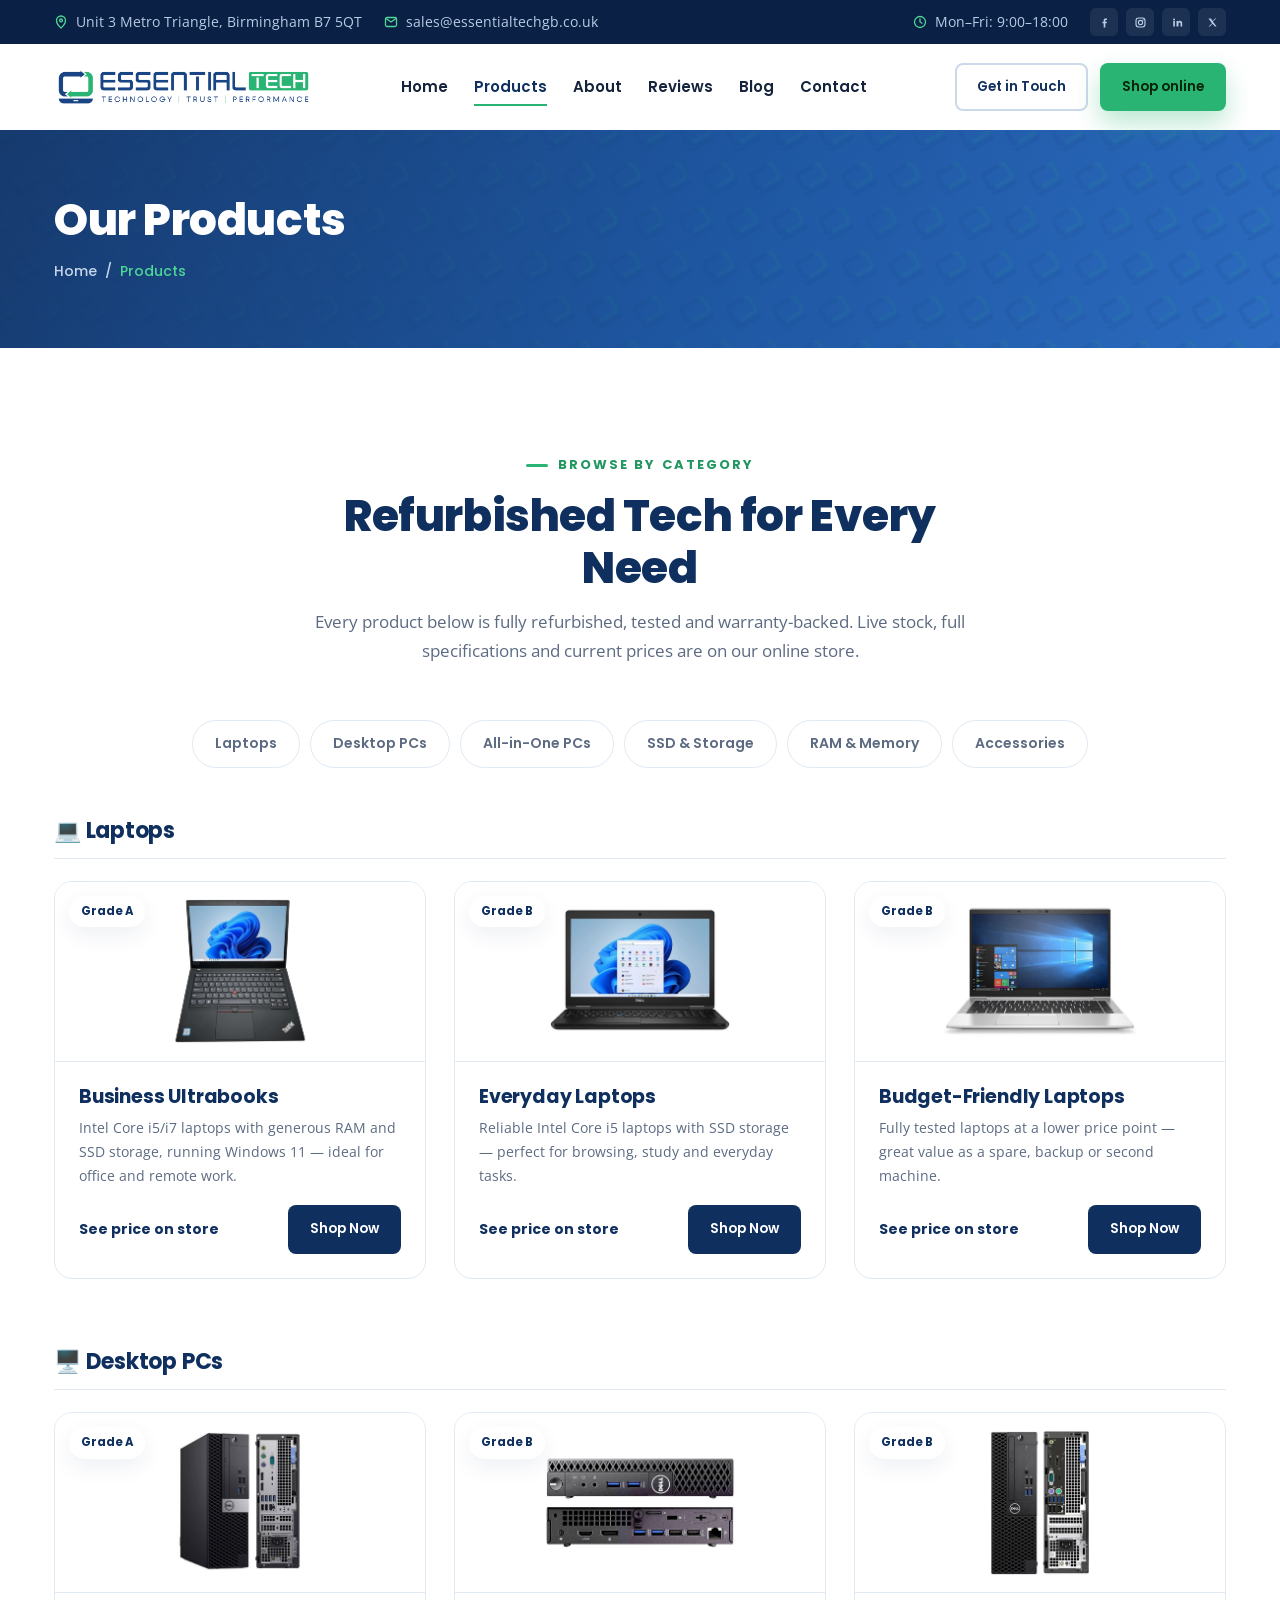
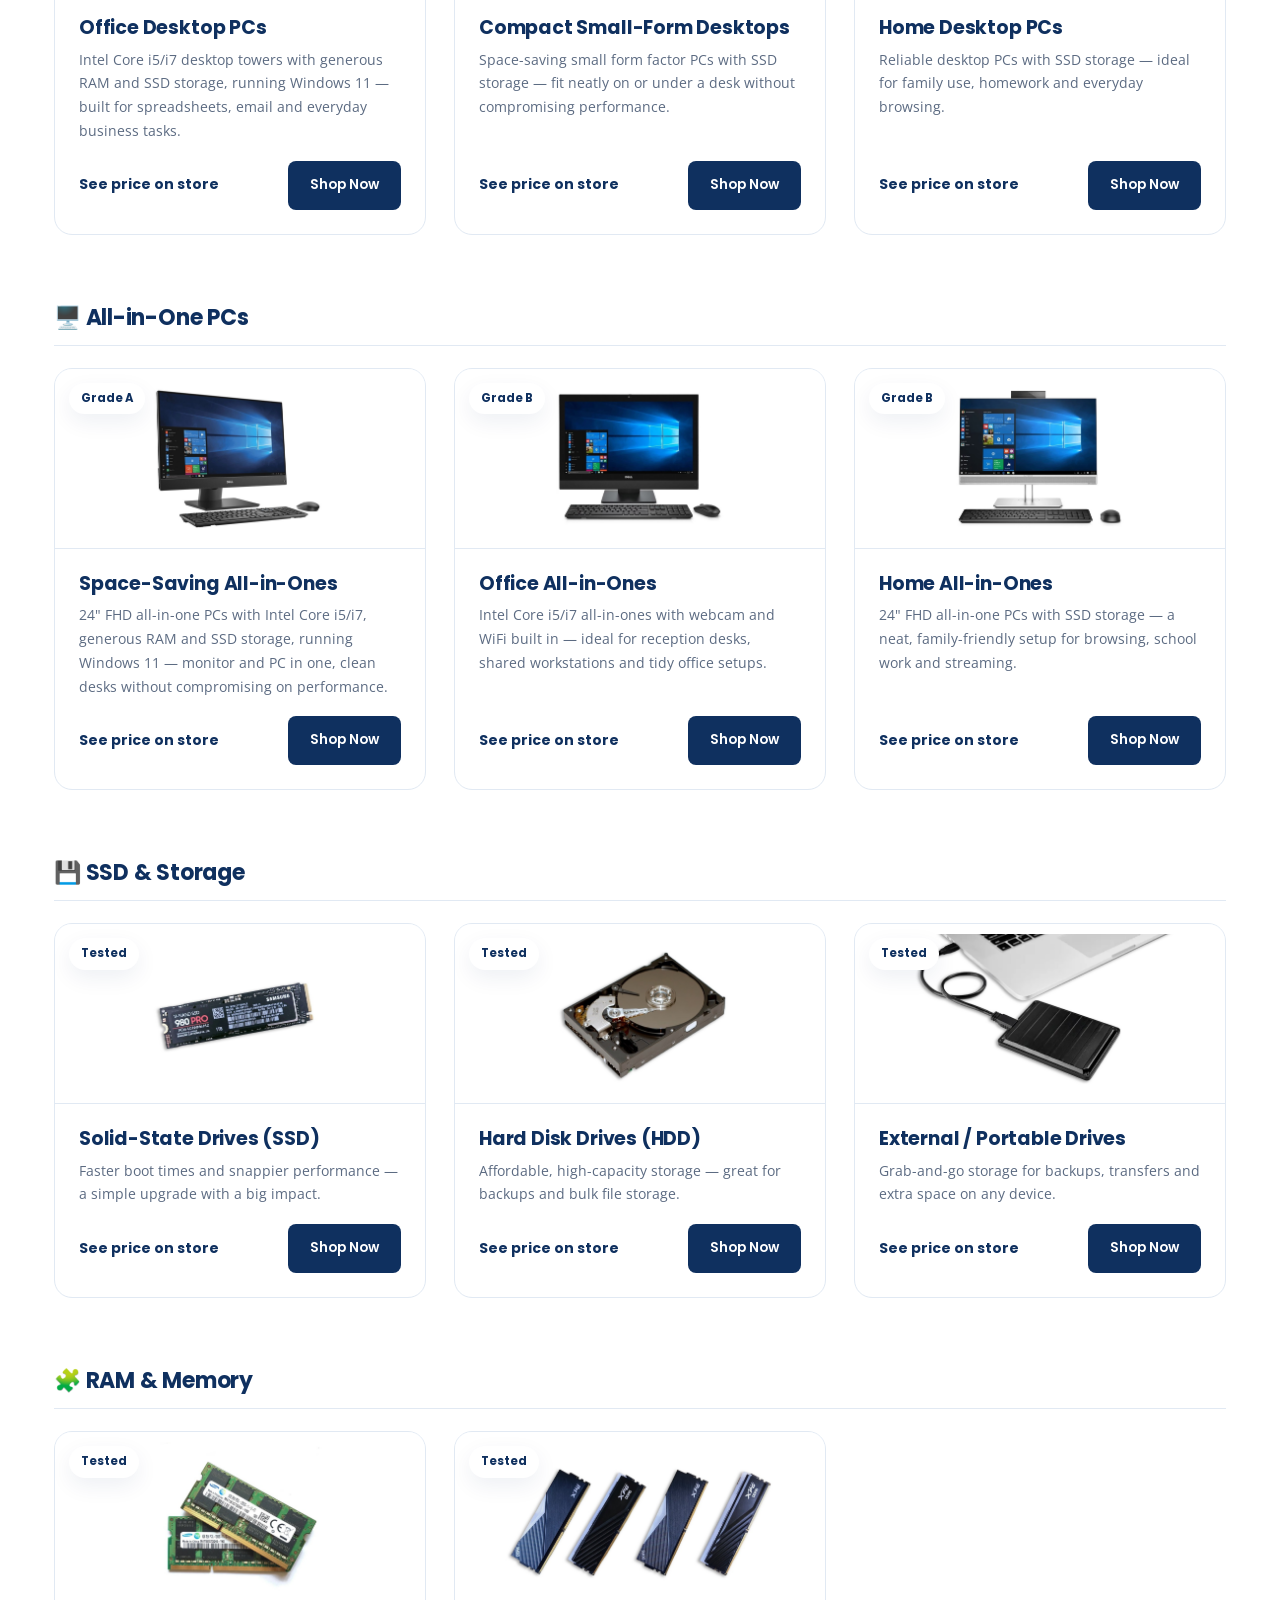
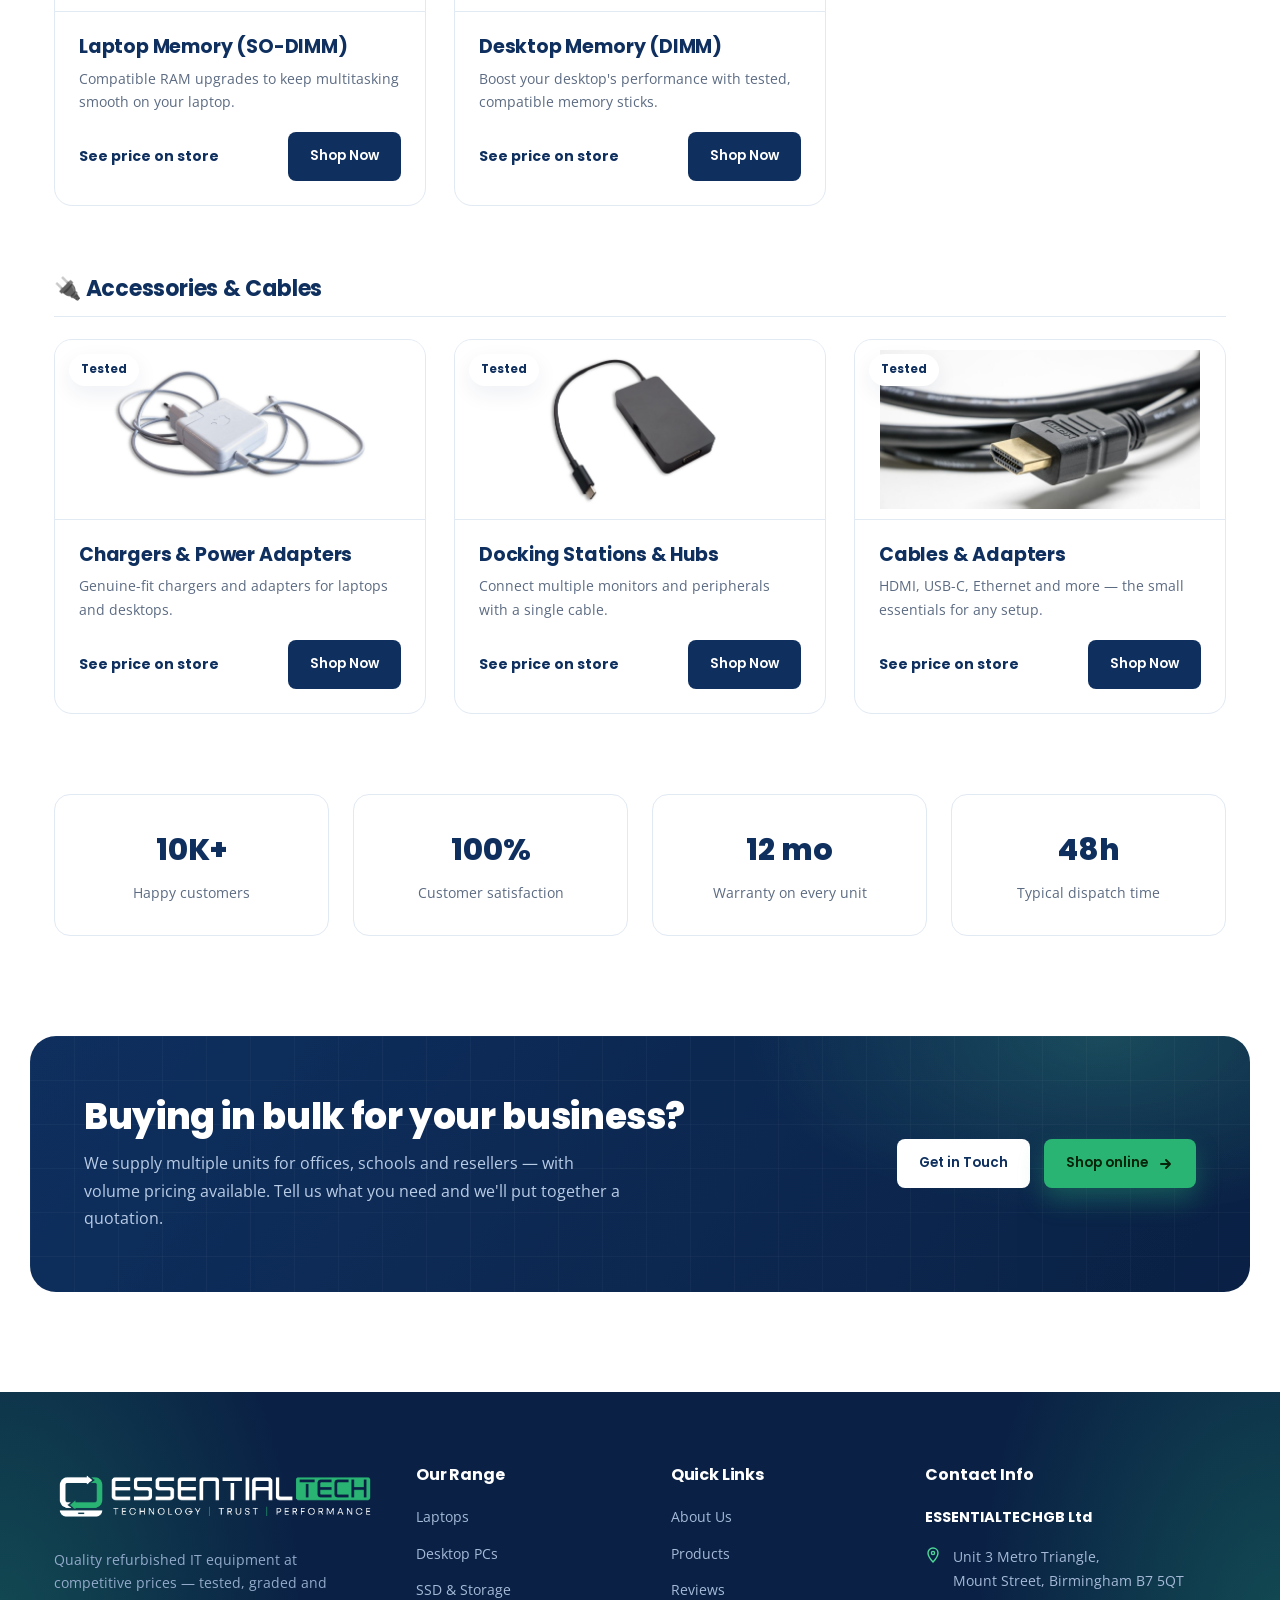
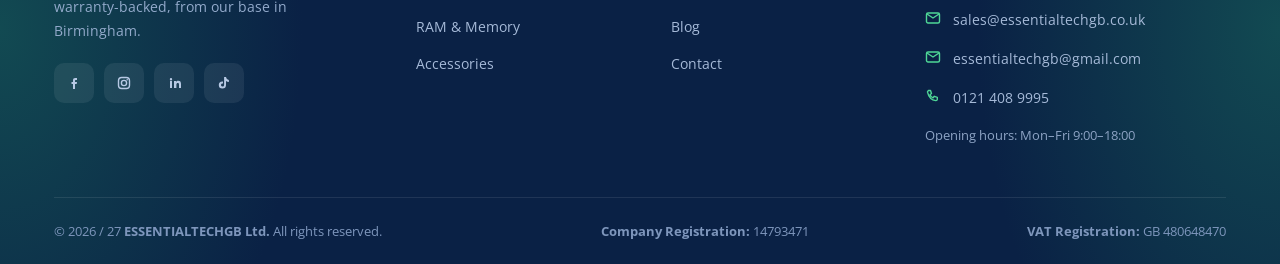
<file: products.html>
<!DOCTYPE html>
<html lang="en">

<head>
  <meta charset="UTF-8">
  <meta name="viewport" content="width=device-width, initial-scale=1.0">
  <title>Products — Refurbished Laptops, Desktops &amp; Accessories | EssentialTechGB Ltd</title>
  <meta name="description"
    content="Browse EssentialTechGB Ltd's refurbished laptops, desktop PCs, all-in-ones, storage, memory and accessories — all tested, graded and warranty-backed.">
  <link rel="preconnect" href="https://fonts.googleapis.com">
  <link rel="preconnect" href="https://fonts.gstatic.com" crossorigin>
  <link
    href="https://fonts.googleapis.com/css2?family=Poppins:wght@400;500;600;700;800&family=Open+Sans:wght@400;500;600;700&display=swap"
    rel="stylesheet">
  <link rel="stylesheet" href="css/style.css">
</head>

<body>

  <div class="topbar">
    <div class="wrap">
      <div class="tb-l">
        <a href="contact.html"><svg width="14" height="14" viewBox="0 0 14 14" fill="none">
            <path d="M7 1c2.5 0 4.5 2 4.5 4.5C11.5 9 7 13 7 13S2.5 9 2.5 5.5C2.5 3 4.5 1 7 1z" stroke="#4FD797"
              stroke-width="1.3" />
            <circle cx="7" cy="5.4" r="1.4" stroke="#4FD797" stroke-width="1.3" />
          </svg> Unit 3 Metro Triangle, Birmingham B7 5QT</a>
        <a href="mailto:sales@essentialtechgb.co.uk"><svg width="14" height="14" viewBox="0 0 14 14" fill="none">
            <rect x="1.5" y="2.5" width="11" height="9" rx="1.5" stroke="#4FD797" stroke-width="1.3" />
            <path d="M2 3.5L7 7l5-3.5" stroke="#4FD797" stroke-width="1.3" />
          </svg> sales@essentialtechgb.co.uk</a>
      </div>
      <div class="tb-r">
        <a href="#"><svg width="14" height="14" viewBox="0 0 14 14" fill="none">
            <circle cx="7" cy="7" r="5.5" stroke="#4FD797" stroke-width="1.3" />
            <path d="M7 4v3l2 1.2" stroke="#4FD797" stroke-width="1.3" stroke-linecap="round" />
          </svg><span> Mon–Fri: 9:00–18:00</span></a>
        <div class="soc">
          <a href="#" aria-label="Facebook"><svg width="13" height="13" viewBox="0 0 16 16" fill="#B9CCE6">
              <path d="M9 5.5V7h2l-.3 2H9v5H7V9H5.5V7H7V5.2C7 3.7 7.8 3 9.2 3H11v2H9.6c-.4 0-.6.2-.6.5z" />
            </svg></a>
          <a href="#" aria-label="Instagram"><svg width="13" height="13" viewBox="0 0 16 16" fill="none">
              <rect x="2.5" y="2.5" width="11" height="11" rx="3.2" stroke="#B9CCE6" stroke-width="1.4" />
              <circle cx="8" cy="8" r="2.6" stroke="#B9CCE6" stroke-width="1.4" />
              <circle cx="11.2" cy="4.8" r=".8" fill="#B9CCE6" />
            </svg></a>
          <a href="#" aria-label="LinkedIn"><svg width="13" height="13" viewBox="0 0 16 16" fill="#B9CCE6">
              <path
                d="M4 6h2v7H4V6zm1-3a1.2 1.2 0 110 2.4A1.2 1.2 0 015 3zm3 3h2v1c.4-.7 1.2-1.2 2.3-1.2 2 0 2.7 1.2 2.7 3.3V13h-2V9.5c0-.9-.3-1.6-1.2-1.6s-1.4.7-1.4 1.6V13H8V6z" />
            </svg></a>
          <a href="#" aria-label="X"><svg width="13" height="13" viewBox="0 0 16 16" fill="#B9CCE6">
              <path d="M3 3l4.4 6L3.2 13h1.5l3.3-3.6L11 13h2l-4.6-6.3L12.6 3h-1.5L8.2 6.3 6 3H3z" />
            </svg></a>
        </div>
      </div>
    </div>
  </div>

  <header id="header">
    <div class="wrap">
      <a class="brand" href="index.html"><img src="assets/images/logo.png" alt="EssentialTechGB Ltd"></a>
      <nav class="mainnav" id="nav">
        <a href="index.html">Home</a>
        <a href="products.html" class="active">Products</a>
        <a href="about.html">About</a>
        <a href="reviews.html">Reviews</a>
        <a href="blog.html">Blog</a>
        <a href="contact.html">Contact</a>
      </nav>
      <div class="head-right">
        <a class="btn btn-outline btn-sm" href="contact.html">Get in Touch</a>
        <a class="btn btn-primary btn-sm" href="https://www.ebay.co.uk/str/everydayneed" target="_blank"
          rel="noopener">Shop online</a>
        <button class="burger" id="burger" aria-label="Menu"><span></span><span></span><span></span></button>
      </div>
    </div>
  </header>

  <section class="pagebanner">
    <div class="wrap">
      <h1>Our Products</h1>
      <div class="crumbs"><a href="index.html">Home</a> / <span>Products</span></div>
    </div>
  </section>

  <section class="sec">
    <div class="wrap">
      <div class="sec-head center reveal">
        <span class="eyebrow center">Browse By Category</span>
        <h2>Refurbished Tech for Every Need</h2>
        <p>Every product below is fully refurbished, tested and warranty-backed. Live stock, full specifications and
          current prices are on our online store.</p>
      </div>
      <div class="filter-tabs reveal">
        <a class="ft-btn" href="#laptops">Laptops</a>
        <a class="ft-btn" href="#desktops">Desktop PCs</a>
        <a class="ft-btn" href="#allinone">All-in-One PCs</a>
        <a class="ft-btn" href="#storage">SSD &amp; Storage</a>
        <a class="ft-btn" href="#memory">RAM &amp; Memory</a>
        <a class="ft-btn" href="#accessories">Accessories</a>
      </div>

      <!-- LAPTOPS -->
      <div id="laptops" style="scroll-margin-top:100px;margin-bottom:70px">
        <h3 style="font-size:22px;margin-bottom:22px;padding-bottom:14px;border-bottom:1px solid var(--line)">💻 Laptops
        </h3>
        <div class="pgrid">
          <div class="pcard reveal">
            <div class="pmedia"><span class="ptag"
                data-tip="Near-mint condition — minimal signs of previous use, fully tested and working.">Grade A</span>
              <img src="assets/images/products/business-ultrabooks-real.jpg" alt="Business Ultrabooks" class="pmedia-photo">
            </div>
            <div class="pbody">
              <h3>Business Ultrabooks</h3>
              <p>Intel Core i5/i7 laptops with generous RAM and SSD storage, running Windows 11 — ideal for office and remote work.</p>
              <div class="pfoot"><span class="pfrom">See price on store</span><a class="btn btn-navy btn-sm"
                  href="https://www.ebay.co.uk/str/everydayneed/Laptops/_i.html?store_cat=44082038012" target="_blank"
                  rel="noopener">Shop Now</a></div>
            </div>
          </div>
          <div class="pcard reveal d1">
            <div class="pmedia"><span class="ptag"
                data-tip="Good working condition — visible signs of use such as scuffs or scratches, fully tested and working.">Grade
                B</span><img src="assets/images/products/everyday-laptops.jpg" alt="Everyday Laptops" class="pmedia-photo">
            </div>
            <div class="pbody">
              <h3>Everyday Laptops</h3>
              <p>Reliable Intel Core i5 laptops with SSD storage — perfect for browsing, study and everyday tasks.</p>
              <div class="pfoot"><span class="pfrom">See price on store</span><a class="btn btn-navy btn-sm"
                  href="https://www.ebay.co.uk/str/everydayneed/Laptops/_i.html?store_cat=44082038012" target="_blank"
                  rel="noopener">Shop Now</a></div>
            </div>
          </div>
          <div class="pcard reveal d2">
            <div class="pmedia"><span class="ptag"
                data-tip="Good working condition — visible signs of use such as scuffs or scratches, fully tested and working.">Grade
                B</span><img src="assets/images/products/budget-laptops.jpg" alt="Budget Laptops" class="pmedia-photo">
            </div>
            <div class="pbody">
              <h3>Budget-Friendly Laptops</h3>
              <p>Fully tested laptops at a lower price point — great value as a spare, backup or second machine.</p>
              <div class="pfoot"><span class="pfrom">See price on store</span><a class="btn btn-navy btn-sm"
                  href="https://www.ebay.co.uk/str/everydayneed/Laptops/_i.html?store_cat=44082038012" target="_blank"
                  rel="noopener">Shop Now</a></div>
            </div>
          </div>
        </div>
      </div>

      <!-- DESKTOPS -->
      <div id="desktops" style="scroll-margin-top:100px;margin-bottom:70px">
        <h3 style="font-size:22px;margin-bottom:22px;padding-bottom:14px;border-bottom:1px solid var(--line)">🖥️
          Desktop PCs</h3>
        <div class="pgrid">
          <div class="pcard reveal">
            <div class="pmedia"><span class="ptag"
                data-tip="Near-mint condition — minimal signs of previous use, fully tested and working.">Grade
                A</span><img src="assets/images/products/office-towers.jpg" alt="Office Desktop PCs" class="pmedia-photo">
            </div>
            <div class="pbody">
              <h3>Office Desktop PCs</h3>
              <p>Intel Core i5/i7 desktop towers with generous RAM and SSD storage, running Windows 11 — built for spreadsheets, email and everyday business tasks.</p>
              <div class="pfoot"><span class="pfrom">See price on store</span><a class="btn btn-navy btn-sm"
                  href="https://www.ebay.co.uk/str/everydayneed/Desktop-PC/_i.html?store_cat=44082043012"
                  target="_blank" rel="noopener">Shop Now</a></div>
            </div>
          </div>
          <div class="pcard reveal d1">
            <div class="pmedia"><span class="ptag"
                data-tip="Good working condition — visible signs of use such as scuffs or scratches, fully tested and working.">Grade
                B</span><img src="assets/images/products/compact-towers.jpg" alt="Compact Small-Form Desktops" class="pmedia-photo">
            </div>
            <div class="pbody">
              <h3>Compact Small-Form Desktops</h3>
              <p>Space-saving small form factor PCs with SSD storage — fit neatly on or under a desk without compromising performance.</p>
              <div class="pfoot"><span class="pfrom">See price on store</span><a class="btn btn-navy btn-sm"
                  href="https://www.ebay.co.uk/str/everydayneed/Desktop-PC/_i.html?store_cat=44082043012"
                  target="_blank" rel="noopener">Shop Now</a></div>
            </div>
          </div>
          <div class="pcard reveal d2">
            <div class="pmedia"><span class="ptag"
                data-tip="Good working condition — visible signs of use such as scuffs or scratches, fully tested and working.">Grade
                B</span><img src="assets/images/products/home-desktops.jpg" alt="Home Desktops" class="pmedia-photo">
            </div>
            <div class="pbody">
              <h3>Home Desktop PCs</h3>
              <p>Reliable desktop PCs with SSD storage — ideal for family use, homework and everyday browsing.</p>
              <div class="pfoot"><span class="pfrom">See price on store</span><a class="btn btn-navy btn-sm"
                  href="https://www.ebay.co.uk/str/everydayneed/Desktop-PC/_i.html?store_cat=44082043012"
                  target="_blank" rel="noopener">Shop Now</a></div>
            </div>
          </div>
        </div>
      </div>

      <!-- ALL-IN-ONE -->
      <div id="allinone" style="scroll-margin-top:100px;margin-bottom:70px">
        <h3 style="font-size:22px;margin-bottom:22px;padding-bottom:14px;border-bottom:1px solid var(--line)">🖥️
          All-in-One PCs</h3>
        <div class="pgrid">
          <div class="pcard reveal">
            <div class="pmedia"><span class="ptag"
                data-tip="Near-mint condition — minimal signs of previous use, fully tested and working.">Grade
                A</span><img src="assets/images/products/space-saving-aio.jpg" alt="All-in-One PCs" class="pmedia-photo">
            </div>
            <div class="pbody">
              <h3>Space-Saving All-in-Ones</h3>
              <p>24" FHD all-in-one PCs with Intel Core i5/i7, generous RAM and SSD storage, running Windows 11 — monitor and PC in one, clean desks without compromising on performance.</p>
              <div class="pfoot"><span class="pfrom">See price on store</span><a class="btn btn-navy btn-sm"
                  href="https://www.ebay.co.uk/str/everydayneed" target="_blank" rel="noopener">Shop Now</a></div>
            </div>
          </div>
          <div class="pcard reveal d1">
            <div class="pmedia"><span class="ptag"
                data-tip="Good working condition — visible signs of use such as scuffs or scratches, fully tested and working.">Grade
                B</span><img src="assets/images/products/office-aio.jpg" alt="Office All-in-Ones" class="pmedia-photo">
            </div>
            <div class="pbody">
              <h3>Office All-in-Ones</h3>
              <p>Intel Core i5/i7 all-in-ones with webcam and WiFi built in — ideal for reception desks, shared workstations and tidy office setups.</p>
              <div class="pfoot"><span class="pfrom">See price on store</span><a class="btn btn-navy btn-sm"
                  href="https://www.ebay.co.uk/str/everydayneed" target="_blank" rel="noopener">Shop Now</a></div>
            </div>
          </div>
          <div class="pcard reveal d2">
            <div class="pmedia"><span class="ptag"
                data-tip="Good working condition — visible signs of use such as scuffs or scratches, fully tested and working.">Grade
                B</span><img src="assets/images/products/home-aio.jpg" alt="Home All-in-Ones" class="pmedia-photo">
            </div>
            <div class="pbody">
              <h3>Home All-in-Ones</h3>
              <p>24" FHD all-in-one PCs with SSD storage — a neat, family-friendly setup for browsing, school work and streaming.</p>
              <div class="pfoot"><span class="pfrom">See price on store</span><a class="btn btn-navy btn-sm"
                  href="https://www.ebay.co.uk/str/everydayneed" target="_blank" rel="noopener">Shop Now</a></div>
            </div>
          </div>
        </div>
      </div>

      <!-- STORAGE -->
      <div id="storage" style="scroll-margin-top:100px;margin-bottom:70px">
        <h3 style="font-size:22px;margin-bottom:22px;padding-bottom:14px;border-bottom:1px solid var(--line)">💾 SSD
          &amp; Storage</h3>
        <div class="pgrid">
          <div class="pcard reveal">
            <div class="pmedia"><span class="ptag"
                data-tip="Fully tested and confirmed in working order — refurbished, not brand new.">Tested</span><img
                src="assets/images/products/ssd.jpg" alt="SSDs" class="pmedia-photo"></div>
            <div class="pbody">
              <h3>Solid-State Drives (SSD)</h3>
              <p>Faster boot times and snappier performance — a simple upgrade with a big impact.</p>
              <div class="pfoot"><span class="pfrom">See price on store</span><a class="btn btn-navy btn-sm"
                  href="https://www.ebay.co.uk/str/everydayneed/Accessories/_i.html?store_cat=44082042012"
                  target="_blank" rel="noopener">Shop Now</a></div>
            </div>
          </div>
          <div class="pcard reveal d1">
            <div class="pmedia"><span class="ptag"
                data-tip="Fully tested and confirmed in working order — refurbished, not brand new.">Tested</span><img
                src="assets/images/products/hdd.jpg" alt="Hard Drives" class="pmedia-photo"></div>
            <div class="pbody">
              <h3>Hard Disk Drives (HDD)</h3>
              <p>Affordable, high-capacity storage — great for backups and bulk file storage.</p>
              <div class="pfoot"><span class="pfrom">See price on store</span><a class="btn btn-navy btn-sm"
                  href="https://www.ebay.co.uk/str/everydayneed/Accessories/_i.html?store_cat=44082042012"
                  target="_blank" rel="noopener">Shop Now</a></div>
            </div>
          </div>
          <div class="pcard reveal d2">
            <div class="pmedia"><span class="ptag"
                data-tip="Fully tested and confirmed in working order — refurbished, not brand new.">Tested</span><img
                src="assets/images/products/external-drive.jpg" alt="External Drives" class="pmedia-photo"></div>
            <div class="pbody">
              <h3>External / Portable Drives</h3>
              <p>Grab-and-go storage for backups, transfers and extra space on any device.</p>
              <div class="pfoot"><span class="pfrom">See price on store</span><a class="btn btn-navy btn-sm"
                  href="https://www.ebay.co.uk/str/everydayneed/Accessories/_i.html?store_cat=44082042012"
                  target="_blank" rel="noopener">Shop Now</a></div>
            </div>
          </div>
        </div>
      </div>

      <!-- MEMORY -->
      <div id="memory" style="scroll-margin-top:100px;margin-bottom:70px">
        <h3 style="font-size:22px;margin-bottom:22px;padding-bottom:14px;border-bottom:1px solid var(--line)">🧩 RAM
          &amp; Memory</h3>
        <div class="pgrid">
          <div class="pcard reveal">
            <div class="pmedia"><span class="ptag"
                data-tip="Fully tested and confirmed in working order — refurbished, not brand new.">Tested</span><img
                src="assets/images/products/laptop-ram.jpg" alt="Laptop RAM" class="pmedia-photo"></div>
            <div class="pbody">
              <h3>Laptop Memory (SO-DIMM)</h3>
              <p>Compatible RAM upgrades to keep multitasking smooth on your laptop.</p>
              <div class="pfoot"><span class="pfrom">See price on store</span><a class="btn btn-navy btn-sm"
                  href="https://www.ebay.co.uk/str/everydayneed/Accessories/_i.html?store_cat=44082042012"
                  target="_blank" rel="noopener">Shop Now</a></div>
            </div>
          </div>
          <div class="pcard reveal d1">
            <div class="pmedia"><span class="ptag"
                data-tip="Fully tested and confirmed in working order — refurbished, not brand new.">Tested</span><img
                src="assets/images/products/desktop-ram.jpg" alt="Desktop RAM" class="pmedia-photo"></div>
            <div class="pbody">
              <h3>Desktop Memory (DIMM)</h3>
              <p>Boost your desktop's performance with tested, compatible memory sticks.</p>
              <div class="pfoot"><span class="pfrom">See price on store</span><a class="btn btn-navy btn-sm"
                  href="https://www.ebay.co.uk/str/everydayneed/Accessories/_i.html?store_cat=44082042012"
                  target="_blank" rel="noopener">Shop Now</a></div>
            </div>
          </div>
        </div>
      </div>

      <!-- ACCESSORIES -->
      <div id="accessories" style="scroll-margin-top:100px">
        <h3 style="font-size:22px;margin-bottom:22px;padding-bottom:14px;border-bottom:1px solid var(--line)">🔌
          Accessories &amp; Cables</h3>
        <div class="pgrid">
          <div class="pcard reveal">
            <div class="pmedia"><span class="ptag"
                data-tip="Fully tested and confirmed in working order — refurbished, not brand new.">Tested</span><img
                src="assets/images/products/charger.jpg" alt="Chargers" class="pmedia-photo"></div>
            <div class="pbody">
              <h3>Chargers &amp; Power Adapters</h3>
              <p>Genuine-fit chargers and adapters for laptops and desktops.</p>
              <div class="pfoot"><span class="pfrom">See price on store</span><a class="btn btn-navy btn-sm"
                  href="https://www.ebay.co.uk/str/everydayneed/Accessories/_i.html?store_cat=44082042012"
                  target="_blank" rel="noopener">Shop Now</a></div>
            </div>
          </div>
          <div class="pcard reveal d1">
            <div class="pmedia"><span class="ptag"
                data-tip="Fully tested and confirmed in working order — refurbished, not brand new.">Tested</span><img
                src="assets/images/products/docking-station.jpg" alt="Docks and Hubs" class="pmedia-photo"></div>
            <div class="pbody">
              <h3>Docking Stations &amp; Hubs</h3>
              <p>Connect multiple monitors and peripherals with a single cable.</p>
              <div class="pfoot"><span class="pfrom">See price on store</span><a class="btn btn-navy btn-sm"
                  href="https://www.ebay.co.uk/str/everydayneed/Accessories/_i.html?store_cat=44082042012"
                  target="_blank" rel="noopener">Shop Now</a></div>
            </div>
          </div>
          <div class="pcard reveal d2">
            <div class="pmedia"><span class="ptag"
                data-tip="Fully tested and confirmed in working order — refurbished, not brand new.">Tested</span><img
                src="assets/images/products/cable.jpg" alt="Cables" class="pmedia-photo"></div>
            <div class="pbody">
              <h3>Cables &amp; Adapters</h3>
              <p>HDMI, USB-C, Ethernet and more — the small essentials for any setup.</p>
              <div class="pfoot"><span class="pfrom">See price on store</span><a class="btn btn-navy btn-sm"
                  href="https://www.ebay.co.uk/str/everydayneed/Accessories/_i.html?store_cat=44082042012"
                  target="_blank" rel="noopener">Shop Now</a></div>
            </div>
          </div>
        </div>
      </div>

      <div class="spec-strip reveal">
        <div class="spec">
          <div class="n">10K+</div>
          <div class="l">Happy customers</div>
        </div>
        <div class="spec">
          <div class="n">100%</div>
          <div class="l">Customer satisfaction</div>
        </div>
        <div class="spec">
          <div class="n">12 mo</div>
          <div class="l">Warranty on every unit</div>
        </div>
        <div class="spec">
          <div class="n">48h</div>
          <div class="l">Typical dispatch time</div>
        </div>
      </div>
    </div>
  </section>

  <!-- BULK CTA -->
  <div class="ctaband">
    <div class="inner reveal">
      <div>
        <h2>Buying in bulk for your business?</h2>
        <p>We supply multiple units for offices, schools and resellers — with volume pricing available. Tell us what you
          need and we'll put together a quotation.</p>
      </div>
      <div class="acts">
        <a class="btn btn-light btn-sm" href="contact.html">Get in Touch</a>
        <a class="btn btn-primary btn-sm" href="https://www.ebay.co.uk/str/everydayneed" target="_blank"
          rel="noopener">Shop online <svg class="arw" width="16" height="16" viewBox="0 0 16 16" fill="none">
            <path d="M3 8h9M8 4l4 4-4 4" stroke="#06240a" stroke-width="2" stroke-linecap="round"
              stroke-linejoin="round" />
          </svg></a>
      </div>
    </div>
  </div>

  <footer id="contact">
    <div class="wrap">
      <div class="foot-top">
        <div class="foot-brand">
          <div class="foot-logo-card"><img src="assets/images/footer-logo.png" alt="EssentialTechGB Ltd"></div>
          <p>Quality refurbished IT equipment at competitive prices — tested, graded and warranty-backed, from our base
            in Birmingham.</p>
          <div class="soc">
            <a href="#" aria-label="Facebook"><svg width="16" height="16" viewBox="0 0 16 16" fill="#B7C9E4">
                <path d="M9 5.5V7h2l-.3 2H9v5H7V9H5.5V7H7V5.2C7 3.7 7.8 3 9.2 3H11v2H9.6c-.4 0-.6.2-.6.5z" />
              </svg></a>
            <a href="#" aria-label="Instagram"><svg width="16" height="16" viewBox="0 0 16 16" fill="none">
                <rect x="2.5" y="2.5" width="11" height="11" rx="3.2" stroke="#B7C9E4" stroke-width="1.4" />
                <circle cx="8" cy="8" r="2.6" stroke="#B7C9E4" stroke-width="1.4" />
                <circle cx="11.2" cy="4.8" r=".8" fill="#B7C9E4" />
              </svg></a>
            <a href="#" aria-label="LinkedIn"><svg width="16" height="16" viewBox="0 0 16 16" fill="#B7C9E4">
                <path
                  d="M4 6h2v7H4V6zm1-3a1.2 1.2 0 110 2.4A1.2 1.2 0 015 3zm3 3h2v1c.4-.7 1.2-1.2 2.3-1.2 2 0 2.7 1.2 2.7 3.3V13h-2V9.5c0-.9-.3-1.6-1.2-1.6s-1.4.7-1.4 1.6V13H8V6z" />
              </svg></a>
            <a href="#" aria-label="TikTok"><svg width="16" height="16" viewBox="0 0 16 16" fill="#B7C9E4">
                <path
                  d="M10 2c.3 1.6 1.3 2.7 2.9 2.9v2c-1.1 0-2.1-.35-2.9-.95V10a3.6 3.6 0 11-3.6-3.6c.2 0 .4 0 .6.05v2.1a1.55 1.55 0 101.1 1.48V2H10z" />
              </svg></a>
          </div>
        </div>
        <div class="foot-col">
          <h4>Our Range</h4>
          <a href="products.html#laptops">Laptops</a>
          <a href="products.html#desktops">Desktop PCs</a>
          <a href="products.html#storage">SSD &amp; Storage</a>
          <a href="products.html#memory">RAM &amp; Memory</a>
          <a href="products.html#accessories">Accessories</a>
        </div>
        <div class="foot-col">
          <h4>Quick Links</h4>
          <a href="about.html">About Us</a>
          <a href="products.html">Products</a>
          <a href="reviews.html">Reviews</a>
          <a href="blog.html">Blog</a>
          <a href="contact.html">Contact</a>
        </div>
        <div class="foot-col foot-contact">
          <h4>Contact Info</h4>
          <p class="foot-company">ESSENTIALTECHGB Ltd</p>
          <div class="row"><svg width="16" height="16" viewBox="0 0 16 16" fill="none">
              <path d="M8 1c2.8 0 5 2.2 5 5 0 3.8-5 9-5 9S3 9.8 3 6c0-2.8 2.2-5 5-5z" stroke="#4FD797"
                stroke-width="1.4" />
              <circle cx="8" cy="6" r="1.6" stroke="#4FD797" stroke-width="1.4" />
            </svg><span>Unit 3 Metro Triangle,<br>Mount Street, Birmingham B7 5QT</span></div>
          <div class="row"><svg width="16" height="16" viewBox="0 0 16 16" fill="none">
              <rect x="1.5" y="3" width="13" height="10" rx="1.5" stroke="#4FD797" stroke-width="1.4" />
              <path d="M2 4l6 4 6-4" stroke="#4FD797" stroke-width="1.4" />
            </svg><span>sales@essentialtechgb.co.uk</span></div>
          <div class="row"><svg width="16" height="16" viewBox="0 0 16 16" fill="none">
              <rect x="1.5" y="3" width="13" height="10" rx="1.5" stroke="#4FD797" stroke-width="1.4" />
              <path d="M2 4l6 4 6-4" stroke="#4FD797" stroke-width="1.4" />
            </svg><span>essentialtechgb@gmail.com</span></div>
          <div class="row"><svg width="16" height="16" viewBox="0 0 16 16" fill="none">
              <path
                d="M3.5 2.5h2l1 3-1.5 1.2c.6 1.4 1.7 2.5 3.1 3.1l1.2-1.5 3 1v2c0 .8-.7 1.4-1.5 1.3C6.8 12.3 3.7 9.2 2.5 4.2c-.1-.8.5-1.5 1.3-1.5z"
                stroke="#4FD797" stroke-width="1.4" stroke-linejoin="round" />
            </svg><span>0121 408 9995</span></div>
          <div class="foot-hours">Opening hours: Mon–Fri 9:00–18:00</div>
        </div>
      </div>
      <div class="foot-bottom">
        <span>© <span class="copy-year">2026 / 27</span> <b>ESSENTIALTECHGB Ltd.</b> All rights reserved.</span>
        <span><b>Company Registration:</b> 14793471</span>
        <span><b>VAT Registration:</b> GB 480648470</span>
      </div>
    </div>
  </footer>

  <script src="assets/js/main.js"></script>
</body>

</html>
</file>
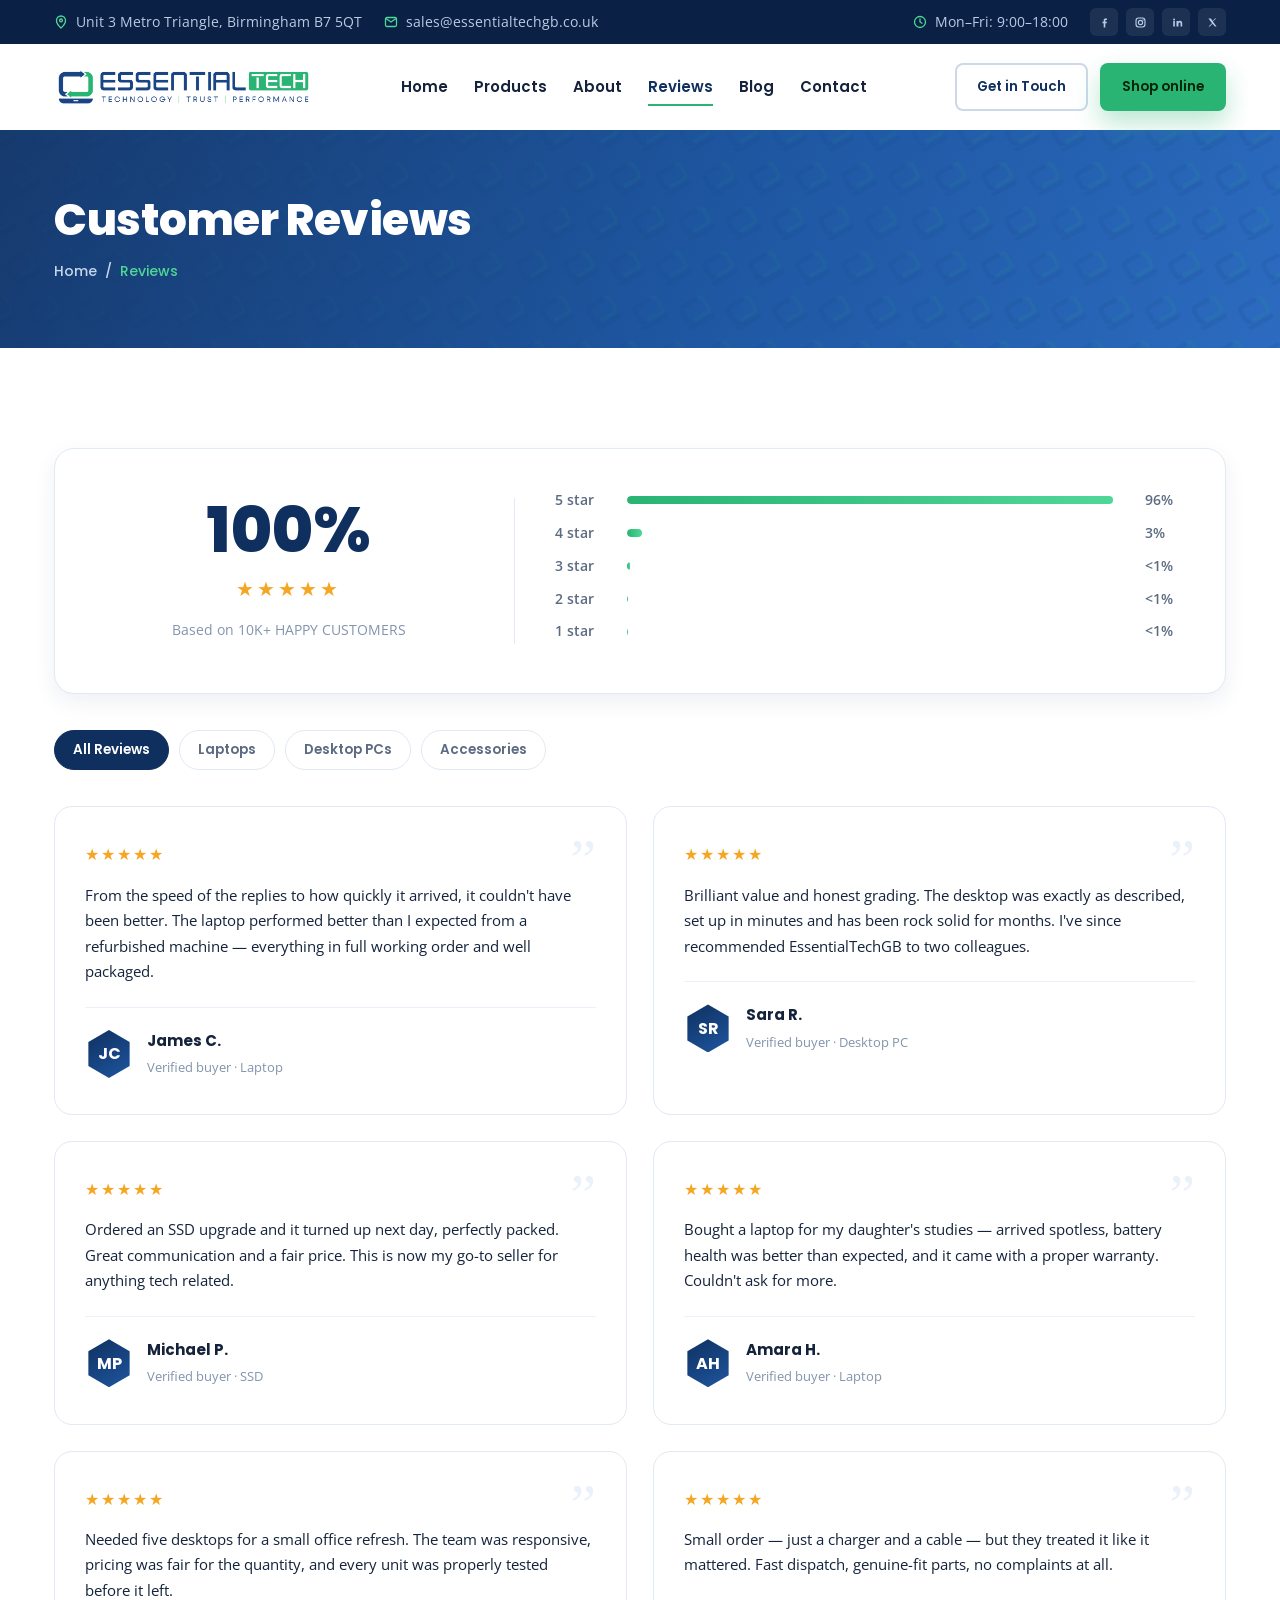
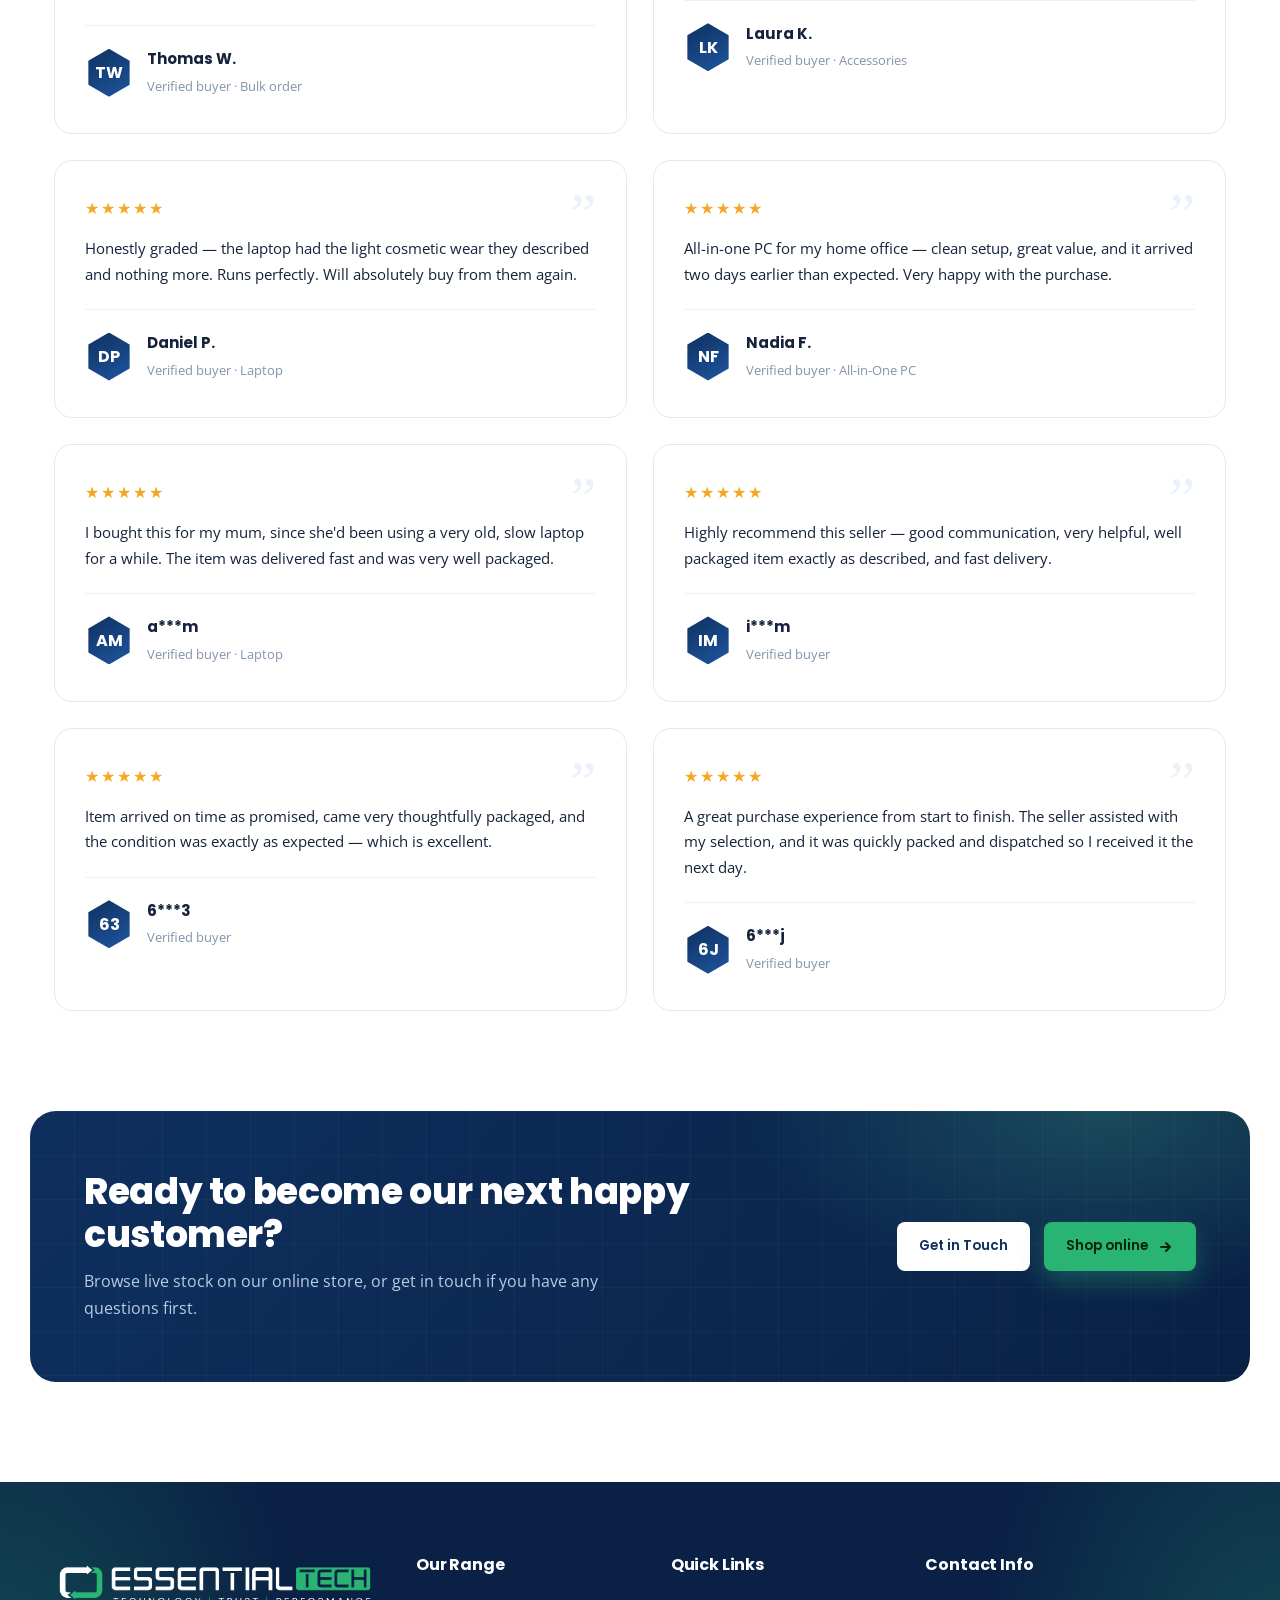
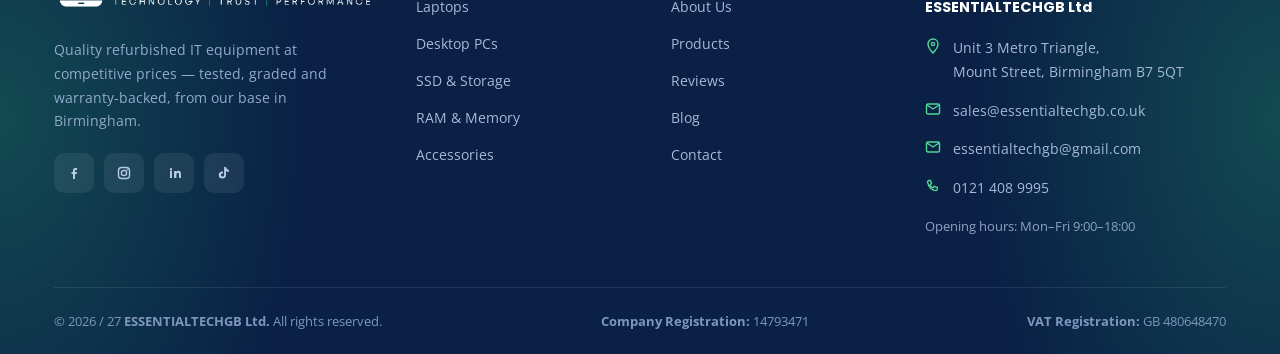
<file: reviews.html>
<!DOCTYPE html>
<html lang="en">
<head>
<meta charset="UTF-8">
<meta name="viewport" content="width=device-width, initial-scale=1.0">
<title>Reviews — EssentialTechGB Ltd | Customer Feedback</title>
<meta name="description" content="See what buyers say about EssentialTechGB Ltd — 100% customer satisfaction across thousands of completed orders.">
<link rel="preconnect" href="https://fonts.googleapis.com">
<link rel="preconnect" href="https://fonts.gstatic.com" crossorigin>
<link href="https://fonts.googleapis.com/css2?family=Poppins:wght@400;500;600;700;800&family=Open+Sans:wght@400;500;600;700&display=swap" rel="stylesheet">
<link rel="stylesheet" href="css/style.css">
</head>
<body>

<div class="topbar">
  <div class="wrap">
    <div class="tb-l">
      <a href="contact.html"><svg width="14" height="14" viewBox="0 0 14 14" fill="none"><path d="M7 1c2.5 0 4.5 2 4.5 4.5C11.5 9 7 13 7 13S2.5 9 2.5 5.5C2.5 3 4.5 1 7 1z" stroke="#4FD797" stroke-width="1.3"/><circle cx="7" cy="5.4" r="1.4" stroke="#4FD797" stroke-width="1.3"/></svg> Unit 3 Metro Triangle, Birmingham B7 5QT</a>
      <a href="mailto:sales@essentialtechgb.co.uk"><svg width="14" height="14" viewBox="0 0 14 14" fill="none"><rect x="1.5" y="2.5" width="11" height="9" rx="1.5" stroke="#4FD797" stroke-width="1.3"/><path d="M2 3.5L7 7l5-3.5" stroke="#4FD797" stroke-width="1.3"/></svg> sales@essentialtechgb.co.uk</a>
    </div>
    <div class="tb-r">
      <a href="#"><svg width="14" height="14" viewBox="0 0 14 14" fill="none"><circle cx="7" cy="7" r="5.5" stroke="#4FD797" stroke-width="1.3"/><path d="M7 4v3l2 1.2" stroke="#4FD797" stroke-width="1.3" stroke-linecap="round"/></svg><span> Mon–Fri: 9:00–18:00</span></a>
      <div class="soc">
        <a href="#" aria-label="Facebook"><svg width="13" height="13" viewBox="0 0 16 16" fill="#B9CCE6"><path d="M9 5.5V7h2l-.3 2H9v5H7V9H5.5V7H7V5.2C7 3.7 7.8 3 9.2 3H11v2H9.6c-.4 0-.6.2-.6.5z"/></svg></a>
        <a href="#" aria-label="Instagram"><svg width="13" height="13" viewBox="0 0 16 16" fill="none"><rect x="2.5" y="2.5" width="11" height="11" rx="3.2" stroke="#B9CCE6" stroke-width="1.4"/><circle cx="8" cy="8" r="2.6" stroke="#B9CCE6" stroke-width="1.4"/><circle cx="11.2" cy="4.8" r=".8" fill="#B9CCE6"/></svg></a>
        <a href="#" aria-label="LinkedIn"><svg width="13" height="13" viewBox="0 0 16 16" fill="#B9CCE6"><path d="M4 6h2v7H4V6zm1-3a1.2 1.2 0 110 2.4A1.2 1.2 0 015 3zm3 3h2v1c.4-.7 1.2-1.2 2.3-1.2 2 0 2.7 1.2 2.7 3.3V13h-2V9.5c0-.9-.3-1.6-1.2-1.6s-1.4.7-1.4 1.6V13H8V6z"/></svg></a>
        <a href="#" aria-label="X"><svg width="13" height="13" viewBox="0 0 16 16" fill="#B9CCE6"><path d="M3 3l4.4 6L3.2 13h1.5l3.3-3.6L11 13h2l-4.6-6.3L12.6 3h-1.5L8.2 6.3 6 3H3z"/></svg></a>
      </div>
    </div>
  </div>
</div>

<header id="header">
  <div class="wrap">
    <a class="brand" href="index.html"><img src="assets/images/logo.png" alt="EssentialTechGB Ltd"></a>
    <nav class="mainnav" id="nav">
      <a href="index.html">Home</a>
      <a href="products.html">Products</a>
      <a href="about.html">About</a>
      <a href="reviews.html" class="active">Reviews</a>
      <a href="blog.html">Blog</a>
      <a href="contact.html">Contact</a>
    </nav>
    <div class="head-right">
      <a class="btn btn-outline btn-sm" href="contact.html">Get in Touch</a>
      <a class="btn btn-primary btn-sm" href="https://www.ebay.co.uk/str/everydayneed" target="_blank" rel="noopener">Shop online</a>
      <button class="burger" id="burger" aria-label="Menu"><span></span><span></span><span></span></button>
    </div>
  </div>
</header>

<section class="pagebanner">
  <div class="wrap">
    <h1>Customer Reviews</h1>
    <div class="crumbs"><a href="index.html">Home</a> / <span>Reviews</span></div>
  </div>
</section>

<section class="sec">
  <div class="wrap">

    <div class="rating-summary reveal">
      <div class="big">
        <div class="score">100%</div>
        <div class="stars">★★★★★</div>
        <small>Based on 10K+ HAPPY CUSTOMERS</small>
      </div>
      <div>
        <div class="rbar-row"><span>5 star</span><div class="bar"><span style="width:96%;background:linear-gradient(90deg,#29B473,#4FD797)"></span></div><span>96%</span></div>
        <div class="rbar-row"><span>4 star</span><div class="bar"><span style="width:3%;background:linear-gradient(90deg,#29B473,#4FD797)"></span></div><span>3%</span></div>
        <div class="rbar-row"><span>3 star</span><div class="bar"><span style="width:0.6%;background:linear-gradient(90deg,#29B473,#4FD797)"></span></div><span>&lt;1%</span></div>
        <div class="rbar-row"><span>2 star</span><div class="bar"><span style="width:0.2%;background:linear-gradient(90deg,#29B473,#4FD797)"></span></div><span>&lt;1%</span></div>
        <div class="rbar-row"><span>1 star</span><div class="bar"><span style="width:0.2%;background:linear-gradient(90deg,#29B473,#4FD797)"></span></div><span>&lt;1%</span></div>
      </div>
    </div>

    <div class="review-filters reveal">
      <button class="rf-btn active" data-filter="all">All Reviews</button>
      <button class="rf-btn" data-filter="laptop">Laptops</button>
      <button class="rf-btn" data-filter="desktop">Desktop PCs</button>
      <button class="rf-btn" data-filter="accessory">Accessories</button>
    </div>

    <div class="rev-grid four">
      <div class="review reveal" data-cat="laptop"><span class="quote">”</span><div class="stars">★★★★★</div><p>From the speed of the replies to how quickly it arrived, it couldn't have been better. The laptop performed better than I expected from a refurbished machine — everything in full working order and well packaged.</p><div class="reviewer"><div class="av">JC</div><div><b>James C.</b><span>Verified buyer · Laptop</span></div></div></div>

      <div class="review reveal d1" data-cat="desktop"><span class="quote">”</span><div class="stars">★★★★★</div><p>Brilliant value and honest grading. The desktop was exactly as described, set up in minutes and has been rock solid for months. I've since recommended EssentialTechGB to two colleagues.</p><div class="reviewer"><div class="av">SR</div><div><b>Sara R.</b><span>Verified buyer · Desktop PC</span></div></div></div>

      <div class="review reveal d2" data-cat="accessory"><span class="quote">”</span><div class="stars">★★★★★</div><p>Ordered an SSD upgrade and it turned up next day, perfectly packed. Great communication and a fair price. This is now my go-to seller for anything tech related.</p><div class="reviewer"><div class="av">MP</div><div><b>Michael P.</b><span>Verified buyer · SSD</span></div></div></div>

      <div class="review reveal" data-cat="laptop"><span class="quote">”</span><div class="stars">★★★★★</div><p>Bought a laptop for my daughter's studies — arrived spotless, battery health was better than expected, and it came with a proper warranty. Couldn't ask for more.</p><div class="reviewer"><div class="av">AH</div><div><b>Amara H.</b><span>Verified buyer · Laptop</span></div></div></div>

      <div class="review reveal d1" data-cat="desktop"><span class="quote">”</span><div class="stars">★★★★★</div><p>Needed five desktops for a small office refresh. The team was responsive, pricing was fair for the quantity, and every unit was properly tested before it left.</p><div class="reviewer"><div class="av">TW</div><div><b>Thomas W.</b><span>Verified buyer · Bulk order</span></div></div></div>

      <div class="review reveal d2" data-cat="accessory"><span class="quote">”</span><div class="stars">★★★★★</div><p>Small order — just a charger and a cable — but they treated it like it mattered. Fast dispatch, genuine-fit parts, no complaints at all.</p><div class="reviewer"><div class="av">LK</div><div><b>Laura K.</b><span>Verified buyer · Accessories</span></div></div></div>

      <div class="review reveal" data-cat="laptop"><span class="quote">”</span><div class="stars">★★★★★</div><p>Honestly graded — the laptop had the light cosmetic wear they described and nothing more. Runs perfectly. Will absolutely buy from them again.</p><div class="reviewer"><div class="av">DP</div><div><b>Daniel P.</b><span>Verified buyer · Laptop</span></div></div></div>

      <div class="review reveal d1" data-cat="desktop"><span class="quote">”</span><div class="stars">★★★★★</div><p>All-in-one PC for my home office — clean setup, great value, and it arrived two days earlier than expected. Very happy with the purchase.</p><div class="reviewer"><div class="av">NF</div><div><b>Nadia F.</b><span>Verified buyer · All-in-One PC</span></div></div></div>

      <div class="review reveal d2" data-cat="laptop"><span class="quote">”</span><div class="stars">★★★★★</div><p>I bought this for my mum, since she'd been using a very old, slow laptop for a while. The item was delivered fast and was very well packaged.</p><div class="reviewer"><div class="av">AM</div><div><b>a***m</b><span>Verified buyer · Laptop</span></div></div></div>

      <div class="review reveal"><span class="quote">”</span><div class="stars">★★★★★</div><p>Highly recommend this seller — good communication, very helpful, well packaged item exactly as described, and fast delivery.</p><div class="reviewer"><div class="av">IM</div><div><b>i***m</b><span>Verified buyer</span></div></div></div>

      <div class="review reveal d1"><span class="quote">”</span><div class="stars">★★★★★</div><p>Item arrived on time as promised, came very thoughtfully packaged, and the condition was exactly as expected — which is excellent.</p><div class="reviewer"><div class="av">63</div><div><b>6***3</b><span>Verified buyer</span></div></div></div>

      <div class="review reveal d2"><span class="quote">”</span><div class="stars">★★★★★</div><p>A great purchase experience from start to finish. The seller assisted with my selection, and it was quickly packed and dispatched so I received it the next day.</p><div class="reviewer"><div class="av">6J</div><div><b>6***j</b><span>Verified buyer</span></div></div></div>
    </div>

  </div>
</section>

<!-- CTA -->
<div class="ctaband">
  <div class="inner reveal">
    <div>
      <h2>Ready to become our next happy customer?</h2>
      <p>Browse live stock on our online store, or get in touch if you have any questions first.</p>
    </div>
    <div class="acts">
      <a class="btn btn-light btn-sm" href="contact.html">Get in Touch</a>
      <a class="btn btn-primary btn-sm" href="https://www.ebay.co.uk/str/everydayneed" target="_blank" rel="noopener">Shop online <svg class="arw" width="16" height="16" viewBox="0 0 16 16" fill="none"><path d="M3 8h9M8 4l4 4-4 4" stroke="#06240a" stroke-width="2" stroke-linecap="round" stroke-linejoin="round"/></svg></a>
    </div>
  </div>
</div>

<footer id="contact">
  <div class="wrap">
    <div class="foot-top">
      <div class="foot-brand">
        <div class="foot-logo-card"><img src="assets/images/footer-logo.png" alt="EssentialTechGB Ltd"></div>
        <p>Quality refurbished IT equipment at competitive prices — tested, graded and warranty-backed, from our base in Birmingham.</p>
        <div class="soc">
          <a href="#" aria-label="Facebook"><svg width="16" height="16" viewBox="0 0 16 16" fill="#B7C9E4"><path d="M9 5.5V7h2l-.3 2H9v5H7V9H5.5V7H7V5.2C7 3.7 7.8 3 9.2 3H11v2H9.6c-.4 0-.6.2-.6.5z"/></svg></a>
          <a href="#" aria-label="Instagram"><svg width="16" height="16" viewBox="0 0 16 16" fill="none"><rect x="2.5" y="2.5" width="11" height="11" rx="3.2" stroke="#B7C9E4" stroke-width="1.4"/><circle cx="8" cy="8" r="2.6" stroke="#B7C9E4" stroke-width="1.4"/><circle cx="11.2" cy="4.8" r=".8" fill="#B7C9E4"/></svg></a>
          <a href="#" aria-label="LinkedIn"><svg width="16" height="16" viewBox="0 0 16 16" fill="#B7C9E4"><path d="M4 6h2v7H4V6zm1-3a1.2 1.2 0 110 2.4A1.2 1.2 0 015 3zm3 3h2v1c.4-.7 1.2-1.2 2.3-1.2 2 0 2.7 1.2 2.7 3.3V13h-2V9.5c0-.9-.3-1.6-1.2-1.6s-1.4.7-1.4 1.6V13H8V6z"/></svg></a>
          <a href="#" aria-label="TikTok"><svg width="16" height="16" viewBox="0 0 16 16" fill="#B7C9E4"><path d="M10 2c.3 1.6 1.3 2.7 2.9 2.9v2c-1.1 0-2.1-.35-2.9-.95V10a3.6 3.6 0 11-3.6-3.6c.2 0 .4 0 .6.05v2.1a1.55 1.55 0 101.1 1.48V2H10z"/></svg></a>
        </div>
      </div>
      <div class="foot-col">
        <h4>Our Range</h4>
        <a href="products.html#laptops">Laptops</a>
        <a href="products.html#desktops">Desktop PCs</a>
        <a href="products.html#storage">SSD &amp; Storage</a>
        <a href="products.html#memory">RAM &amp; Memory</a>
        <a href="products.html#accessories">Accessories</a>
      </div>
      <div class="foot-col">
        <h4>Quick Links</h4>
        <a href="about.html">About Us</a>
        <a href="products.html">Products</a>
        <a href="reviews.html">Reviews</a>
        <a href="blog.html">Blog</a>
        <a href="contact.html">Contact</a>
      </div>
      <div class="foot-col foot-contact">
        <h4>Contact Info</h4>
        <p class="foot-company">ESSENTIALTECHGB Ltd</p>
        <div class="row"><svg width="16" height="16" viewBox="0 0 16 16" fill="none"><path d="M8 1c2.8 0 5 2.2 5 5 0 3.8-5 9-5 9S3 9.8 3 6c0-2.8 2.2-5 5-5z" stroke="#4FD797" stroke-width="1.4"/><circle cx="8" cy="6" r="1.6" stroke="#4FD797" stroke-width="1.4"/></svg><span>Unit 3 Metro Triangle,<br>Mount Street, Birmingham B7 5QT</span></div>
        <div class="row"><svg width="16" height="16" viewBox="0 0 16 16" fill="none"><rect x="1.5" y="3" width="13" height="10" rx="1.5" stroke="#4FD797" stroke-width="1.4"/><path d="M2 4l6 4 6-4" stroke="#4FD797" stroke-width="1.4"/></svg><span>sales@essentialtechgb.co.uk</span></div>
        <div class="row"><svg width="16" height="16" viewBox="0 0 16 16" fill="none"><rect x="1.5" y="3" width="13" height="10" rx="1.5" stroke="#4FD797" stroke-width="1.4"/><path d="M2 4l6 4 6-4" stroke="#4FD797" stroke-width="1.4"/></svg><span>essentialtechgb@gmail.com</span></div>
        <div class="row"><svg width="16" height="16" viewBox="0 0 16 16" fill="none"><path d="M3.5 2.5h2l1 3-1.5 1.2c.6 1.4 1.7 2.5 3.1 3.1l1.2-1.5 3 1v2c0 .8-.7 1.4-1.5 1.3C6.8 12.3 3.7 9.2 2.5 4.2c-.1-.8.5-1.5 1.3-1.5z" stroke="#4FD797" stroke-width="1.4" stroke-linejoin="round"/></svg><span>0121 408 9995</span></div>
        <div class="foot-hours">Opening hours: Mon–Fri 9:00–18:00</div>
      </div>
    </div>
    <div class="foot-bottom">
      <span>© <span class="copy-year">2026 / 27</span> <b>ESSENTIALTECHGB Ltd.</b> All rights reserved.</span>
      <span><b>Company Registration:</b> 14793471</span>
      <span><b>VAT Registration:</b> GB 480648470</span>
    </div>
  </div>
</footer>

<script src="assets/js/main.js"></script>
</body>
</html>
</file>
<file: css/style.css>
/* ==========================================================================
   EssentialTechGB Ltd — Shared Stylesheet
   Brand: Navy #0F305F · Green #29B473
   Fonts: Poppins (headings) · Open Sans (body)
   ========================================================================== */

:root{
  --navy:#0F305F;--navy-deep:#0A2145;--blue:#1E56A0;--blue-light:#2C6BC0;
  --green:#29B473;--green-d:#229761;--green-bright:#4FD797;
  --ink:#14233B;--slate:#5C6B82;--muted:#8394AC;
  --paper:#F4F8FC;--paper-2:#EAF1FA;--line:#E1E9F3;--amber:#F5A623;--white:#fff;
  --shadow:0 18px 44px rgba(15,48,95,.10);--shadow-sm:0 8px 22px rgba(15,48,95,.07);--r:14px;
  --hex:polygon(50% 0,93% 25%,93% 75%,50% 100%,7% 75%,7% 25%);
}
*{margin:0;padding:0;box-sizing:border-box}
html{scroll-behavior:smooth}
body{font-family:'Open Sans',sans-serif;color:var(--ink);background:#fff;line-height:1.7;-webkit-font-smoothing:antialiased;overflow-x:hidden}
a{text-decoration:none;color:inherit}
img{max-width:100%;display:block}
ul{list-style:none}
h1,h2,h3,h4{font-family:'Poppins',sans-serif;color:var(--navy);line-height:1.18;letter-spacing:-.01em}
.wrap{max-width:1220px;margin:0 auto;padding:0 24px}
.eyebrow{display:inline-flex;align-items:center;gap:10px;font-family:'Poppins';font-weight:700;font-size:13px;letter-spacing:.16em;text-transform:uppercase;color:var(--green-d)}
.eyebrow::before{content:"";width:22px;height:3px;border-radius:3px;background:var(--green)}
.eyebrow.center{justify-content:center}
.eyebrow.on-dark{color:var(--green-bright)}

/* ---------- Buttons ---------- */
.btn{display:inline-flex;align-items:center;gap:10px;font-family:'Poppins';font-weight:600;font-size:15px;padding:15px 30px;border-radius:8px;cursor:pointer;border:2px solid transparent;transition:.28s;white-space:nowrap}
.btn .arw{transition:transform .25s}.btn:hover .arw{transform:translateX(4px)}
.btn-primary{background:var(--green);color:#06240a;box-shadow:0 12px 26px rgba(41,180,115,.32)}
.btn-primary:hover{background:var(--green-bright);transform:translateY(-3px);box-shadow:0 16px 32px rgba(41,180,115,.4)}
.btn-navy{background:var(--navy);color:#fff}.btn-navy:hover{background:var(--navy-deep);transform:translateY(-3px)}
.btn-outline{background:transparent;border-color:#cdd9ea;color:var(--navy)}.btn-outline:hover{border-color:var(--navy);transform:translateY(-3px)}
.btn-outline-light{background:transparent;border-color:rgba(255,255,255,.5);color:#fff}.btn-outline-light:hover{border-color:#fff;background:rgba(255,255,255,.08);transform:translateY(-3px)}
.btn-light{background:#fff;color:var(--navy)}.btn-light:hover{transform:translateY(-3px);box-shadow:var(--shadow-sm)}
.btn-sm{padding:11px 20px;font-size:13.5px}
.btn-block{width:100%;justify-content:center}

/* ---------- Top bar ---------- */
.topbar{background:var(--navy-deep);color:#B9CCE6;font-size:13.5px}
.topbar .wrap{display:flex;align-items:center;justify-content:space-between;height:44px;gap:16px}
.topbar .tb-l,.topbar .tb-r{display:flex;align-items:center;gap:22px;flex-wrap:wrap}
.topbar a{color:#B9CCE6;display:inline-flex;align-items:center;gap:8px;transition:.2s}.topbar a:hover{color:var(--green-bright)}
.topbar .soc{display:flex;gap:8px}
.topbar .soc a{width:28px;height:28px;border-radius:6px;background:rgba(255,255,255,.08);display:grid;place-items:center}
.topbar .soc a:hover{background:var(--green)}
.topbar .soc a[aria-label="Facebook"]:hover{background:#1877F2}
.topbar .soc a[aria-label="Instagram"]:hover{background:linear-gradient(45deg,#f09433,#e6683c,#dc2743,#cc2366,#bc1888)}
.topbar .soc a[aria-label="LinkedIn"]:hover{background:#0A66C2}
.topbar .soc a[aria-label="X"]:hover{background:#000}
@media(max-width:860px){.topbar .tb-l a:nth-child(2){display:none}.topbar .tb-r a span{display:none}}
@media(max-width:560px){.topbar{display:none}}

/* ---------- Header ---------- */
header{position:sticky;top:0;z-index:70;background:#fff;transition:box-shadow .3s}
header.solid{box-shadow:0 10px 30px rgba(15,48,95,.10)}
header .wrap{display:flex;align-items:center;justify-content:space-between;height:86px;gap:20px}
.brand{display:flex;align-items:center}
.brand img{height:48px;width:auto}
nav.mainnav{display:flex;align-items:center;gap:26px}
nav.mainnav a{font-family:'Poppins';font-weight:600;font-size:15px;position:relative;padding:6px 0;color:var(--ink)}
nav.mainnav a::after{content:"";position:absolute;left:0;bottom:0;width:0;height:2px;background:var(--green);transition:width .25s}
nav.mainnav a:hover::after,nav.mainnav a.active::after{width:100%}
nav.mainnav a.active{color:var(--navy)}
.head-right{display:flex;align-items:center;gap:12px}
.burger{display:none;flex-direction:column;gap:5px;background:none;border:0;cursor:pointer;padding:8px}
.burger span{width:26px;height:3px;background:var(--navy);border-radius:3px}
@media(max-width:1080px){.head-right .btn-outline{display:none}}
@media(max-width:960px){
  nav.mainnav{position:fixed;inset:126px 0 auto 0;background:#fff;flex-direction:column;gap:0;padding:10px 24px 22px;box-shadow:var(--shadow);transform:translateY(-16px);opacity:0;pointer-events:none;transition:.25s;border-top:1px solid var(--line);max-height:calc(100vh - 126px);overflow-y:auto}
  nav.mainnav.open{transform:none;opacity:1;pointer-events:auto}
  nav.mainnav a{width:100%;padding:15px 0;border-bottom:1px solid var(--paper-2)}
  .head-right .btn{display:none}
  .burger{display:flex}
}

/* ---------- Hero (home) ---------- */
.hero{position:relative;background:radial-gradient(ellipse 640px 520px at 100% 90%,rgba(41,180,115,.60) 0%,rgba(41,180,115,0) 68%),linear-gradient(115deg,#163A6E 0%,#1E56A0 55%,#2C6BC0 100%);color:#fff;overflow:hidden;padding:70px 0 120px}
.hero::before{content:"";position:absolute;inset:0;background-image:linear-gradient(rgba(255,255,255,.06) 1px,transparent 1px),linear-gradient(90deg,rgba(255,255,255,.06) 1px,transparent 1px);background-size:58px 58px;mask-image:radial-gradient(760px 480px at 80% 30%,#000,transparent 72%);-webkit-mask-image:radial-gradient(760px 480px at 80% 30%,#000,transparent 72%)}
.hero .wrap{position:relative;display:grid;grid-template-columns:1.05fr .95fr;gap:40px;align-items:center;z-index:2}
.hero .pills{display:flex;gap:10px;flex-wrap:wrap;margin-bottom:22px}
.hero .pill{display:inline-flex;align-items:center;gap:8px;background:rgba(79,215,151,.16);border:1px solid rgba(79,215,151,.35);color:#EAFBF3;font-size:13px;font-weight:600;padding:7px 14px;border-radius:100px}
.hero .pill svg{flex:none}
.hero h1{color:#fff;font-size:clamp(36px,5.1vw,58px);font-weight:800;margin-bottom:20px}
.hero h1 .hl{color:var(--green-bright)}
.hero p.lede{color:#E4EEFA;font-size:clamp(16px,1.6vw,18.5px);max-width:520px;margin-bottom:30px}
.hero .cta-row{display:flex;gap:14px;flex-wrap:wrap;align-items:center}
.hero .slide-count{margin-top:34px;font-family:'Poppins';font-weight:700;color:rgba(255,255,255,.65);letter-spacing:.08em;font-size:14px}
.hero .slide-count b{color:var(--green-bright);font-size:20px}
.hero-visual{position:relative;display:grid;place-items:center;min-height:400px}
.hero-photo{position:relative;width:min(432px,90vw)}
.hero-photo img{width:100%;height:auto;display:block;filter:drop-shadow(0 30px 40px rgba(6,20,40,.45))}
.hexwrap{position:relative;width:min(400px,86vw);aspect-ratio:1/1.08}
.hex{position:absolute;inset:0;clip-path:var(--hex);background:linear-gradient(160deg,rgba(255,255,255,.16),rgba(255,255,255,.04));display:grid;place-items:center;overflow:hidden}
.hex img,.hex video{position:absolute;inset:0;width:100%;height:100%;object-fit:cover;z-index:1}
.play.hidden{display:none}
.hex-ring{position:absolute;inset:-14px;clip-path:var(--hex);background:linear-gradient(160deg,var(--green),transparent 60%);opacity:.5}
.hex-inner{position:relative;z-index:2;width:78%}
.hex-dot{position:absolute;clip-path:var(--hex);background:var(--green-bright);opacity:.85}
.hd1{width:46px;height:50px;top:-8px;right:24px;animation:bob 5s ease-in-out infinite}
.hd2{width:30px;height:33px;bottom:34px;left:-14px;background:rgba(255,255,255,.5);animation:bob 5s ease-in-out 1.2s infinite}
.float-badge{position:absolute;background:#fff;color:var(--navy);border-radius:14px;padding:13px 17px;box-shadow:var(--shadow);display:flex;align-items:center;gap:11px;font-family:'Poppins';z-index:4}
.float-badge .ic{width:38px;height:38px;border-radius:10px;display:grid;place-items:center;flex:none}
.float-badge b{font-size:15px;display:block;line-height:1.1}.float-badge small{font-size:11px;color:var(--slate);font-weight:600}
.fb-1{bottom:-30px;right:6px;animation:bob 5s ease-in-out .6s infinite}
@keyframes bob{0%,100%{transform:translateY(0)}50%{transform:translateY(-10px)}}
.hero-shape{position:absolute;left:0;right:0;bottom:-1px;line-height:0;z-index:3}
@media(max-width:960px){.hero{padding:44px 0 90px}.hero .wrap{grid-template-columns:1fr;gap:32px}.hero-visual{min-height:0}.hero-photo{width:min(300px,62vw);margin:0 auto}.fb-1{right:0;transform:scale(.82);transform-origin:bottom right}}

/* ---------- Page banner (inner pages) ---------- */
.pagebanner{position:relative;background:linear-gradient(115deg,#163A6E 0%,#1E56A0 55%,#2C6BC0 100%);color:#fff;padding:64px 0;overflow:hidden}
.pagebanner::after{content:"";position:absolute;inset:0;background:url(../assets/images/others/pattern_top.png) center/cover no-repeat}
.pagebanner .wrap{position:relative;z-index:2}
.pagebanner h1{color:#fff;font-size:clamp(30px,4vw,44px);font-weight:800}
.pagebanner .crumbs{display:flex;gap:8px;align-items:center;margin-top:14px;font-size:14px;color:#C6D6EC;font-family:'Poppins';font-weight:500}
.pagebanner .crumbs a{color:#C6D6EC;transition:.2s}.pagebanner .crumbs a:hover{color:var(--green-bright)}
.pagebanner .crumbs span{color:var(--green-bright)}

/* ---------- Section shell ---------- */
.sec{padding:100px 0}
.sec.paper{background:var(--paper)}
.sec.sm{padding:70px 0}
.sec-head{max-width:660px;margin-bottom:54px}
.sec-head.center{margin:0 auto 54px;text-align:center}
.sec-head h2{font-size:clamp(30px,3.7vw,44px);font-weight:800;margin-top:14px}
.sec-head p{color:var(--slate);font-size:17px;margin-top:14px}

/* ---------- Services / product cards (home teaser) ---------- */
.svc-grid{display:grid;grid-template-columns:repeat(3,1fr);gap:28px}
.svc{background:#fff;border:1px solid var(--line);border-radius:18px;overflow:hidden;transition:.32s;position:relative}
.svc:hover{transform:translateY(-8px);box-shadow:var(--shadow);border-color:transparent}
.svc .top{height:195px;background:linear-gradient(150deg,var(--navy),var(--blue));position:relative;display:grid;place-items:center;overflow:hidden}
.svc .top>img{position:absolute;inset:0;width:100%;height:100%;object-fit:cover;z-index:0}

.svc .body{padding:28px 26px 28px}
.svc h3{font-size:20px;font-weight:700;margin-bottom:8px}
.svc p{color:var(--slate);font-size:14.5px;min-height:48px}
.svc .go{margin-top:14px;font-family:'Poppins';font-weight:600;font-size:14px;color:var(--green-d);display:inline-flex;align-items:center;gap:8px}
.svc .go .arw{transition:transform .25s}.svc:hover .go .arw{transform:translateX(5px)}
@media(max-width:940px){.svc-grid{grid-template-columns:1fr 1fr}}
@media(max-width:620px){.svc-grid{grid-template-columns:1fr}.svc p{min-height:0}}

/* ---------- Split layout (refurb/about generic) ---------- */
.split{display:grid;grid-template-columns:1fr 1.05fr;gap:56px;align-items:center}
.split-media{position:relative;display:grid;place-items:center}
.split-media .hexwrap{width:min(360px,80vw)}
.split-media .hex{background:linear-gradient(160deg,var(--navy),var(--navy-deep))}
.split-media .hex-ring{background:linear-gradient(160deg,var(--green),transparent 55%);opacity:.5}
.corner-frame{position:relative;width:min(460px,86vw);aspect-ratio:1361/919}
.corner-frame img,.corner-frame video{width:100%;height:100%;object-fit:cover;border-radius:8.38%/12.4%;display:block}
.corner-frame-svg{position:absolute;inset:0;width:100%;height:100%;pointer-events:none}
.corner-frame-padded{background:#fff;border-radius:8.38%/12.4%}
.corner-frame-padded img,.corner-frame-padded video{width:calc(100% - 32px);height:calc(100% - 32px);margin:16px;border-radius:6.5%/9.6%}
.checklist{display:grid;grid-template-columns:1fr 1fr;gap:14px 24px;margin:24px 0 28px}
.checklist li{display:flex;gap:12px;align-items:flex-start;font-weight:600;font-size:15px}
.checklist li svg{flex:none;margin-top:3px}
@media(max-width:940px){.split{grid-template-columns:1fr;gap:52px}.checklist{grid-template-columns:1fr}}

.about{display:grid;grid-template-columns:1fr 1fr;gap:56px;align-items:center}
.about-media{position:relative;display:grid;place-items:center}
.about-media .hexwrap{width:min(360px,80vw)}
.about-media .hex{background:linear-gradient(160deg,var(--blue),var(--navy))}
.play{position:absolute;top:50%;left:50%;transform:translate(-50%,-50%);z-index:5;width:74px;height:74px;border-radius:50%;background:var(--green);display:grid;place-items:center;box-shadow:0 14px 30px rgba(41,180,115,.5);cursor:pointer;animation:pulse 2.4s infinite}
@keyframes pulse{0%{box-shadow:0 0 0 0 rgba(41,180,115,.5)}70%{box-shadow:0 0 0 22px rgba(41,180,115,0)}100%{box-shadow:0 0 0 0 rgba(41,180,115,0)}}
.feat{display:flex;gap:16px;padding:18px 0;border-bottom:1px solid var(--line)}
.feat:last-child{border-bottom:0}
.feat .fic{width:56px;height:56px;clip-path:var(--hex);background:var(--paper-2);display:grid;place-items:center;flex:none}
.feat h4{font-size:18px;font-weight:700;margin-bottom:4px}
.feat p{color:var(--slate);font-size:14.5px}
@media(max-width:940px){.about{grid-template-columns:1fr;gap:48px}.about-media{order:-1}}

/* ---------- Process (dark) ---------- */
.process{background:linear-gradient(180deg,var(--navy),var(--navy-deep));color:#fff;position:relative;overflow:hidden}
.process::before{content:"";position:absolute;inset:0;background-image:linear-gradient(rgba(255,255,255,.04) 1px,transparent 1px),linear-gradient(90deg,rgba(255,255,255,.04) 1px,transparent 1px);background-size:60px 60px;mask-image:radial-gradient(900px 600px at 25% 0%,#000,transparent 75%);-webkit-mask-image:radial-gradient(900px 600px at 25% 0%,#000,transparent 75%)}
.process .sec-head h2{color:#fff}.process .sec-head p{color:#B0C4E0}
.steps{display:grid;grid-template-columns:repeat(3,1fr);gap:28px;position:relative;z-index:1}
.pstep{text-align:center;position:relative;padding:0 12px}
.pstep .circle{width:150px;height:150px;display:grid;place-items:center;margin:0 auto 22px;position:relative;transition:.3s;overflow:hidden}
.pstep .circle img{width:100%;height:100%;object-fit:cover}
.pstep .circle-fluid{width:auto;height:auto}
.pstep .circle-fluid img{width:100%;height:auto;object-fit:contain}
.pstep .num{position:absolute;top:-8px;right:calc(50% - 94px);width:34px;height:34px;border-radius:50%;background:var(--green);color:#06240a;font-family:'Poppins';font-weight:800;font-size:14px;display:grid;place-items:center}
.pstep h4{font-family:'Poppins';font-size:20px;font-weight:600;margin-bottom:8px;color:#fff}
.pstep p{color:#A9C0E0;font-size:14.5px}
@media(max-width:820px){.steps{grid-template-columns:1fr;gap:34px}}

/* ---------- Skill bars ---------- */
.why{display:grid;grid-template-columns:1fr 1.05fr;gap:56px;align-items:center}
.skillcard{background:linear-gradient(160deg,var(--navy),var(--navy-deep));border-radius:20px;padding:40px;color:#fff;box-shadow:var(--shadow)}
.skill{margin-bottom:24px}.skill:last-child{margin-bottom:0}
.skill .lab{display:flex;justify-content:space-between;font-family:'Poppins';font-weight:600;font-size:14.5px;margin-bottom:9px}
.skill .lab b{color:var(--green-bright)}
.bar{height:9px;border-radius:100px;background:rgba(255,255,255,.12);overflow:hidden}
.bar span{display:block;height:100%;border-radius:100px;background:linear-gradient(90deg,var(--green),var(--green-bright));width:0;transition:width 1.6s cubic-bezier(.2,.7,.3,1)}
.skillcard.in .bar span{width:var(--w)}
@media(max-width:940px){.why{grid-template-columns:1fr;gap:48px}}

/* ---------- Testimonials ---------- */
.rev-grid{display:grid;grid-template-columns:repeat(3,1fr);gap:26px}
.review{background:#fff;border:1px solid var(--line);border-radius:18px;padding:34px 30px;position:relative;transition:.3s}
.review:hover{box-shadow:var(--shadow);transform:translateY(-6px)}
.review .quote{position:absolute;top:24px;right:30px;font-family:Georgia,serif;font-size:58px;line-height:1;color:var(--paper-2)}
.review .stars{color:var(--amber);letter-spacing:2px;margin-bottom:14px;font-size:16px}
.review p{font-size:15px;line-height:1.7;position:relative;z-index:1}
.reviewer{display:flex;align-items:center;gap:14px;margin-top:22px;padding-top:20px;border-top:1px solid var(--paper-2)}
.reviewer .av{width:48px;height:48px;clip-path:var(--hex);background:linear-gradient(150deg,var(--navy),var(--blue));color:#fff;display:grid;place-items:center;font-family:'Poppins';font-weight:700}
.reviewer b{font-family:'Poppins';font-size:15px;display:block}.reviewer span{font-size:12.5px;color:var(--muted)}
.rating-badge{display:flex;align-items:center;justify-content:center;gap:16px;margin-top:44px;flex-wrap:wrap;text-align:center}
.rating-badge .score{font-family:'Poppins';font-weight:800;font-size:44px;color:var(--navy);line-height:1}
.rating-badge .rb-txt{font-size:14.5px;color:var(--slate);max-width:320px;text-align:left}
.rating-badge .rb-txt .stars{color:var(--amber);letter-spacing:2px}
@media(max-width:940px){.rev-grid{grid-template-columns:1fr}}

/* ---------- Reviews page extras ---------- */
.rating-summary{display:grid;grid-template-columns:.8fr 1.2fr;gap:40px;align-items:center;background:#fff;border:1px solid var(--line);border-radius:20px;padding:40px;box-shadow:var(--shadow-sm)}
.rating-summary .big{text-align:center;border-right:1px solid var(--line);padding-right:32px}
.rating-summary .big .score{font-family:'Poppins';font-weight:800;font-size:64px;color:var(--navy);line-height:1}
.rating-summary .big .stars{color:var(--amber);letter-spacing:3px;font-size:20px;margin:10px 0}
.rating-summary .big small{color:var(--muted);font-size:13.5px}
.rbar-row{display:grid;grid-template-columns:60px 1fr 40px;align-items:center;gap:12px;margin-bottom:10px;font-size:13.5px;color:var(--slate);font-weight:600}
.rbar-row .bar{height:8px}
@media(max-width:760px){.rating-summary{grid-template-columns:1fr}.rating-summary .big{border-right:0;border-bottom:1px solid var(--line);padding-right:0;padding-bottom:28px}}
.review-filters{display:flex;gap:10px;flex-wrap:wrap;margin:36px 0}
.rf-btn{font-family:'Poppins';font-weight:600;font-size:13.5px;padding:9px 18px;border-radius:100px;border:1.5px solid var(--line);background:#fff;cursor:pointer;color:var(--slate);transition:.2s}
.rf-btn:hover{border-color:var(--green)}
.rf-btn.active{background:var(--navy);border-color:var(--navy);color:#fff}
.rev-grid.four{grid-template-columns:repeat(2,1fr)}
@media(max-width:760px){.rev-grid.four{grid-template-columns:1fr}}

/* ---------- CTA band ---------- */
.ctaband{padding:0 24px 100px}
.ctaband .inner{max-width:1220px;margin:0 auto;background:radial-gradient(600px 300px at 88% 0%,rgba(79,215,151,.22),transparent 60%),linear-gradient(130deg,var(--navy),var(--navy-deep));border-radius:26px;padding:60px 54px;color:#fff;position:relative;overflow:hidden;display:flex;align-items:center;justify-content:space-between;gap:34px;flex-wrap:wrap}
.ctaband .inner::before{content:"";position:absolute;inset:0;background-image:linear-gradient(rgba(255,255,255,.05) 1px,transparent 1px),linear-gradient(90deg,rgba(255,255,255,.05) 1px,transparent 1px);background-size:44px 44px;opacity:.6}
.ctaband h2{color:#fff;font-size:clamp(26px,3.2vw,36px);font-weight:800;position:relative;max-width:620px}
.ctaband p{color:#B9CCE6;margin-top:12px;position:relative;max-width:540px}
.ctaband .acts{position:relative;display:flex;gap:14px;flex-wrap:wrap}
@media(max-width:820px){.ctaband .inner{flex-direction:column;align-items:flex-start;padding:44px 30px}}

/* ---------- Blog ---------- */
.blog-grid{display:grid;grid-template-columns:repeat(4,1fr);gap:24px}
.blog-grid.wide{grid-template-columns:repeat(2,1fr)}
.post{background:#fff;border:1px solid var(--line);border-radius:16px;overflow:hidden;transition:.3s;display:flex;flex-direction:column}
.post:hover{box-shadow:var(--shadow);transform:translateY(-6px)}
.post .thumb{height:150px;background:linear-gradient(140deg,var(--navy),var(--blue));position:relative;display:grid;place-items:center;overflow:hidden}
.post .thumb .thumb-photo{position:absolute;inset:0;width:100%;height:100%;object-fit:cover;z-index:0}
.post .thumb .cat{z-index:2}
.post .cat{position:absolute;top:12px;left:12px;background:#fff;box-shadow:var(--shadow-sm);color:var(--navy);font-family:'Poppins';font-weight:700;font-size:11px;padding:5px 11px;border-radius:100px}
.post .body{padding:22px 22px 26px;display:flex;flex-direction:column;flex:1}
.post .meta{font-size:12px;color:var(--muted);font-weight:600;margin-bottom:10px;display:flex;gap:12px}
.post h3{font-size:17px;font-weight:700;line-height:1.35;margin-bottom:10px}
.post .excerpt{color:var(--slate);font-size:13.5px;margin-bottom:14px;line-height:1.6}
.post .go{margin-top:auto;font-family:'Poppins';font-weight:600;font-size:13.5px;color:var(--green-d);display:inline-flex;align-items:center;gap:7px}
@media(max-width:940px){.blog-grid{grid-template-columns:1fr 1fr}}
@media(max-width:560px){.blog-grid,.blog-grid.wide{grid-template-columns:1fr}}

/* Blog article page */
.article-hero{padding:56px 0 40px}
.article-hero .cat-tag{display:inline-block;background:var(--paper-2);color:var(--green-d);font-family:'Poppins';font-weight:700;font-size:12.5px;padding:6px 14px;border-radius:100px;margin-bottom:18px}
.article-hero h1{font-size:clamp(28px,3.6vw,42px);font-weight:800;max-width:820px}
.article-meta{display:flex;gap:22px;flex-wrap:wrap;margin-top:20px;color:var(--muted);font-size:14px;font-family:'Poppins';font-weight:500}
.article-meta span{display:flex;align-items:center;gap:8px}
.article-banner{aspect-ratio:1220/340;border-radius:22px;background:linear-gradient(150deg,var(--navy),var(--blue));position:relative;overflow:hidden;display:grid;place-items:center;margin:0 auto 10px;max-width:1220px}
.article-banner::after{content:"";position:absolute;inset:0;background-image:linear-gradient(rgba(255,255,255,.06) 1px,transparent 1px),linear-gradient(90deg,rgba(255,255,255,.06) 1px,transparent 1px);background-size:34px 34px}
.article-banner img{position:absolute;inset:0;width:100%;height:100%;object-fit:cover;z-index:1}
.article-body{max-width:800px;margin:0 auto;padding:56px 24px 0}
.article-body p{color:var(--ink);font-size:16.5px;margin-bottom:22px}
.article-body h2{font-size:24px;font-weight:700;margin:38px 0 16px}
.article-body h3{font-size:19px;font-weight:700;margin:28px 0 12px}
.article-body ul{margin:0 0 22px 0}
.article-body ul li{position:relative;padding-left:26px;margin-bottom:10px;color:var(--ink)}
.article-body ul li::before{content:"";position:absolute;left:0;top:9px;width:9px;height:9px;border-radius:50%;background:var(--green)}
.article-cta{background:var(--paper);border:1px solid var(--line);border-radius:18px;padding:30px 32px;display:flex;align-items:center;justify-content:space-between;gap:20px;flex-wrap:wrap;margin:40px 0}
.article-cta h4{font-size:18px;margin-bottom:4px}
.article-cta p{margin:0;color:var(--slate);font-size:14.5px}
.article-share{display:flex;gap:10px;margin-top:44px;padding-top:26px;border-top:1px solid var(--line);align-items:center}
.article-share span{font-family:'Poppins';font-weight:600;font-size:14px;color:var(--slate);margin-right:6px}
.share-ic{width:38px;height:38px;border-radius:10px;background:var(--paper-2);display:grid;place-items:center;transition:.2s}
.share-ic:hover{background:var(--navy)}
.share-ic:hover svg path,.share-ic:hover svg rect,.share-ic:hover svg circle{stroke:#fff;fill:#fff}
.related{max-width:1220px;margin:70px auto 0;padding:0 24px}
.related h3{font-size:24px;font-weight:800;margin-bottom:30px}

/* ---------- Products page ---------- */
.filter-tabs{display:flex;gap:10px;flex-wrap:wrap;justify-content:center;margin-bottom:50px}
.ft-btn{font-family:'Poppins';font-weight:600;font-size:14px;padding:11px 22px;border-radius:100px;border:1.5px solid var(--line);background:#fff;cursor:pointer;color:var(--slate);transition:.2s}
.ft-btn:hover{border-color:var(--green);color:var(--ink)}
.ft-btn.active{background:var(--navy);border-color:var(--navy);color:#fff}
.pgrid{display:grid;grid-template-columns:repeat(3,1fr);gap:28px}
.pcard{background:#fff;border:1px solid var(--line);border-radius:18px;overflow:hidden;transition:.3s;display:flex;flex-direction:column}
.pcard:hover{box-shadow:var(--shadow);transform:translateY(-6px)}
.pcard .pmedia{height:180px;background:var(--paper-2);display:grid;place-items:center;position:relative;overflow:hidden;border-bottom:1px solid var(--line)}
.pcard .pmedia img{width:80px;height:80px;object-fit:contain}
.pcard .pmedia img.pmedia-photo{position:absolute;inset:0;width:100%;height:100%;object-fit:contain;padding:10px;box-sizing:border-box;background:#fff}
.pcard .ptag{position:absolute;top:14px;left:14px;background:#fff;box-shadow:var(--shadow-sm);color:var(--navy);font-family:'Poppins';font-weight:700;font-size:11.5px;padding:6px 12px;border-radius:100px;cursor:help;z-index:2}
.pcard .ptag[data-tip]::after{content:attr(data-tip);position:absolute;top:calc(100% + 8px);left:0;width:200px;background:var(--navy-deep);color:#fff;font-family:'Open Sans',sans-serif;font-weight:500;font-size:12px;line-height:1.45;padding:10px 12px;border-radius:8px;box-shadow:var(--shadow);opacity:0;visibility:hidden;transform:translateY(-4px);transition:.2s;z-index:10;pointer-events:none}
.pcard .ptag[data-tip]:hover::after{opacity:1;visibility:visible;transform:translateY(0)}
.pcard .pbody{padding:24px;display:flex;flex-direction:column;flex:1}
.pcard h3{font-size:19px;font-weight:700;margin-bottom:8px}
.pcard p{color:var(--slate);font-size:14px;margin-bottom:18px;min-height:42px}
.pcard .pfoot{display:flex;align-items:center;justify-content:space-between;gap:10px;margin-top:auto}
.pcard .pfrom{font-family:'Poppins';font-weight:700;color:var(--navy);font-size:14px}
.pcard .pfrom span{display:block;font-weight:500;font-size:11px;color:var(--muted);text-transform:uppercase;letter-spacing:.06em}
@media(max-width:940px){.pgrid{grid-template-columns:1fr 1fr}}
@media(max-width:620px){.pgrid{grid-template-columns:1fr}}

.spec-strip{display:grid;grid-template-columns:repeat(4,1fr);gap:24px;margin-top:80px}
.spec{text-align:center;padding:30px 20px;background:#fff;border:1px solid var(--line);border-radius:16px}
.spec .n{font-family:'Poppins';font-weight:800;font-size:30px;color:var(--navy)}
.spec .l{color:var(--slate);font-size:13.5px;margin-top:6px}
@media(max-width:760px){.spec-strip{grid-template-columns:1fr 1fr}}

/* ---------- About page extras ---------- */
.timeline{position:relative;padding-left:34px}
.timeline::before{content:"";position:absolute;left:6px;top:6px;bottom:6px;width:2px;background:var(--line)}
.tl-item{position:relative;padding-bottom:36px}
.tl-item:last-child{padding-bottom:0}
.tl-item::before{content:"";position:absolute;left:-34px;top:2px;width:14px;height:14px;border-radius:50%;background:var(--green);border:3px solid #fff;box-shadow:0 0 0 2px var(--green)}
.tl-item h4{font-size:17px;font-weight:700;margin-bottom:4px}
.tl-item span{font-family:'Space Mono',monospace;font-size:12px;color:var(--green-d);font-weight:700;text-transform:uppercase;letter-spacing:.06em}
.tl-item p{color:var(--slate);font-size:14.5px;margin-top:6px}

.value-grid{display:grid;grid-template-columns:repeat(3,1fr);gap:24px}
.value{background:#fff;border:1px solid var(--line);border-radius:16px;padding:30px 26px;transition:.3s;text-align:center}
.value:hover{transform:translateY(-6px);box-shadow:var(--shadow)}
.value .fic{width:56px;height:56px;clip-path:var(--hex);background:var(--paper-2);display:grid;place-items:center;margin:0 auto 18px}
.value .fic-plain{clip-path:var(--hex);display:grid;place-items:center;margin:0 auto 18px}
.value h4{font-size:18px;font-weight:700;margin-bottom:8px}
.value p{color:var(--slate);font-size:14.5px}
@media(max-width:860px){.value-grid{grid-template-columns:1fr}}

/* ---------- Contact page ---------- */
.contact-grid{display:grid;grid-template-columns:.85fr 1.15fr;gap:44px;align-items:start}
.contact-info-card{background:radial-gradient(ellipse 480px 380px at 100% 100%,rgba(41,180,115,.30) 0%,rgba(41,180,115,0) 70%),linear-gradient(160deg,var(--navy),var(--navy-deep));border-radius:22px;padding:42px 36px;color:#fff}
.contact-info-card h3{color:#fff;font-size:22px;margin-bottom:10px}
.contact-info-card>p{color:#B9CCE6;font-size:14.5px;margin-bottom:30px}
.ci-row{display:flex;align-items:flex-start;gap:16px;margin-bottom:24px}
.ci-row .ic{width:44px;height:44px;border-radius:12px;background:rgba(79,215,151,.15);display:grid;place-items:center;flex:none}
.ci-row b{display:block;font-family:'Poppins';font-size:14.5px;margin-bottom:3px}
.ci-row span{color:#A9C0E0;font-size:14px;line-height:1.5}
.ci-soc{display:flex;gap:10px;margin-top:30px;padding-top:26px;border-top:1px solid rgba(255,255,255,.12)}
.ci-soc a{width:40px;height:40px;border-radius:10px;background:rgba(255,255,255,.08);display:grid;place-items:center;transition:.2s}
.ci-soc a:hover{background:var(--green)}
.ci-soc a[aria-label="Facebook"]:hover{background:#1877F2}
.ci-soc a[aria-label="Instagram"]:hover{background:linear-gradient(45deg,#f09433,#e6683c,#dc2743,#cc2366,#bc1888)}
.ci-soc a[aria-label="LinkedIn"]:hover{background:#0A66C2}
.ci-soc a[aria-label="TikTok"]:hover{background:#000}
.map-embed{margin-top:24px;border-radius:22px;overflow:hidden;border:1px solid var(--line);height:220px}
.map-embed iframe{width:100%;height:100%;border:0;display:block}

.form-card{background:#fff;border:1px solid var(--line);border-radius:22px;padding:40px;box-shadow:var(--shadow-sm)}
.enq-toggle{display:flex;gap:10px;background:var(--paper-2);padding:6px;border-radius:100px;margin-bottom:32px}
.enq-tab{flex:1;text-align:center;font-family:'Poppins';font-weight:600;font-size:14.5px;padding:12px 10px;border-radius:100px;cursor:pointer;color:var(--slate);transition:.25s;border:none;background:transparent}
.enq-tab.active{background:var(--navy);color:#fff}
.form-panel{display:none}
.form-panel.active{display:block}
.frow{display:grid;grid-template-columns:1fr 1fr;gap:18px;margin-bottom:18px}
.fgroup{margin-bottom:18px}
.fgroup.full{grid-column:1/-1}
.fgroup label{display:block;font-family:'Poppins';font-weight:600;font-size:13.5px;margin-bottom:8px;color:var(--ink)}
.fgroup label .req{color:var(--green-d)}
.fgroup input,.fgroup select,.fgroup textarea{width:100%;border:1.5px solid var(--line);border-radius:10px;padding:13px 16px;font-family:'Open Sans';font-size:14.5px;color:var(--ink);background:var(--paper);transition:.2s}
.fgroup input:focus,.fgroup select:focus,.fgroup textarea:focus{outline:none;border-color:var(--green);background:#fff}
.fgroup textarea{resize:vertical;min-height:120px}
.fnote{font-size:13px;color:var(--muted);margin-top:-6px;margin-bottom:18px}
.form-success{display:none;text-align:center;padding:50px 20px}
.form-success.show{display:block}
.form-success .ic{width:70px;height:70px;border-radius:50%;background:var(--paper-2);display:grid;place-items:center;margin:0 auto 20px}
.form-success h3{margin-bottom:10px}
.form-success p{color:var(--slate)}
@media(max-width:900px){.contact-grid{grid-template-columns:1fr}}
@media(max-width:560px){.frow{grid-template-columns:1fr}}

.faq-item{border-bottom:1px solid var(--line);padding:22px 0}
.faq-q{display:flex;align-items:center;justify-content:space-between;cursor:pointer;font-family:'Poppins';font-weight:600;font-size:15.5px;gap:16px}
.faq-q .plus{width:26px;height:26px;border-radius:50%;background:var(--paper-2);display:grid;place-items:center;flex:none;transition:.25s}
.faq-item.open .faq-q .plus{background:var(--green);transform:rotate(45deg)}
.faq-item.open .faq-q .plus svg path{stroke:var(--ink)}
.faq-item.open .faq-q .plus svg{filter:none}
.faq-a{max-height:0;overflow:hidden;transition:max-height .3s ease}
.faq-a p{color:var(--slate);font-size:14.5px;padding-top:14px;max-width:640px}
.faq-item.open .faq-a{max-height:200px}

/* ---------- Footer ---------- */
footer{position:relative;background:radial-gradient(ellipse 420px 640px at 0% 50%,#124A52 0%,rgba(18,74,82,0) 72%),radial-gradient(ellipse 420px 640px at 100% 50%,#124A52 0%,rgba(18,74,82,0) 72%),var(--navy-deep);color:#B7C9E4;padding-top:74px;overflow:hidden}
.foot-top{display:grid;grid-template-columns:1.5fr 1fr 1fr 1.4fr;gap:40px;padding-bottom:50px;border-bottom:1px solid rgba(255,255,255,.09)}
.foot-logo-card{display:inline-flex;border-radius:12px;margin-bottom:18px}
.foot-logo-card img{width:auto}
.foot-brand p{margin-top:4px;font-size:14px;color:#93AACB;max-width:290px}
.foot-brand .soc{display:flex;gap:10px;margin-top:20px}
.foot-brand .soc a{width:40px;height:40px;border-radius:10px;background:rgba(255,255,255,.07);display:grid;place-items:center;transition:.25s}
.foot-brand .soc a:hover{background:var(--green);transform:translateY(-3px)}
.foot-brand .soc a[aria-label="Facebook"]:hover{background:#1877F2}
.foot-brand .soc a[aria-label="Instagram"]:hover{background:linear-gradient(45deg,#f09433,#e6683c,#dc2743,#cc2366,#bc1888)}
.foot-brand .soc a[aria-label="LinkedIn"]:hover{background:#0A66C2}
.foot-brand .soc a[aria-label="TikTok"]:hover{background:#000}
.foot-col h4{font-family:'Poppins';color:#fff;font-size:16px;margin-bottom:20px}
.foot-col a{display:block;color:#A6BAD8;font-size:14px;margin-bottom:13px;transition:.2s}.foot-col a:hover{color:var(--green-bright)}
.foot-company{font-family:'Poppins';font-weight:700;color:#fff;font-size:14.5px;margin-bottom:16px}
.foot-contact .row{display:flex;gap:12px;margin-bottom:15px;font-size:14px;color:#A6BAD8}.foot-contact .row svg{flex:none;margin-top:2px}
.foot-hours{margin-top:4px;font-size:13px;color:#8DA3C4}
.foot-bottom{display:flex;justify-content:space-between;align-items:center;padding:22px 0;font-size:13px;color:#7E96BC;flex-wrap:wrap;gap:10px}
@media(max-width:940px){.foot-top{grid-template-columns:1fr 1fr;gap:36px}}
@media(max-width:540px){.foot-top{grid-template-columns:1fr}}

/* ---------- Reveal on scroll ---------- */
.reveal{opacity:0;transform:translateY(24px);transition:opacity .7s ease,transform .7s ease}
.reveal.in{opacity:1;transform:none}
.reveal.d1{transition-delay:.09s}.reveal.d2{transition-delay:.18s}.reveal.d3{transition-delay:.27s}
@media(prefers-reduced-motion:reduce){*{animation:none!important;transition:none!important}.reveal{opacity:1;transform:none}.skillcard .bar span{width:var(--w)}}
</file>
